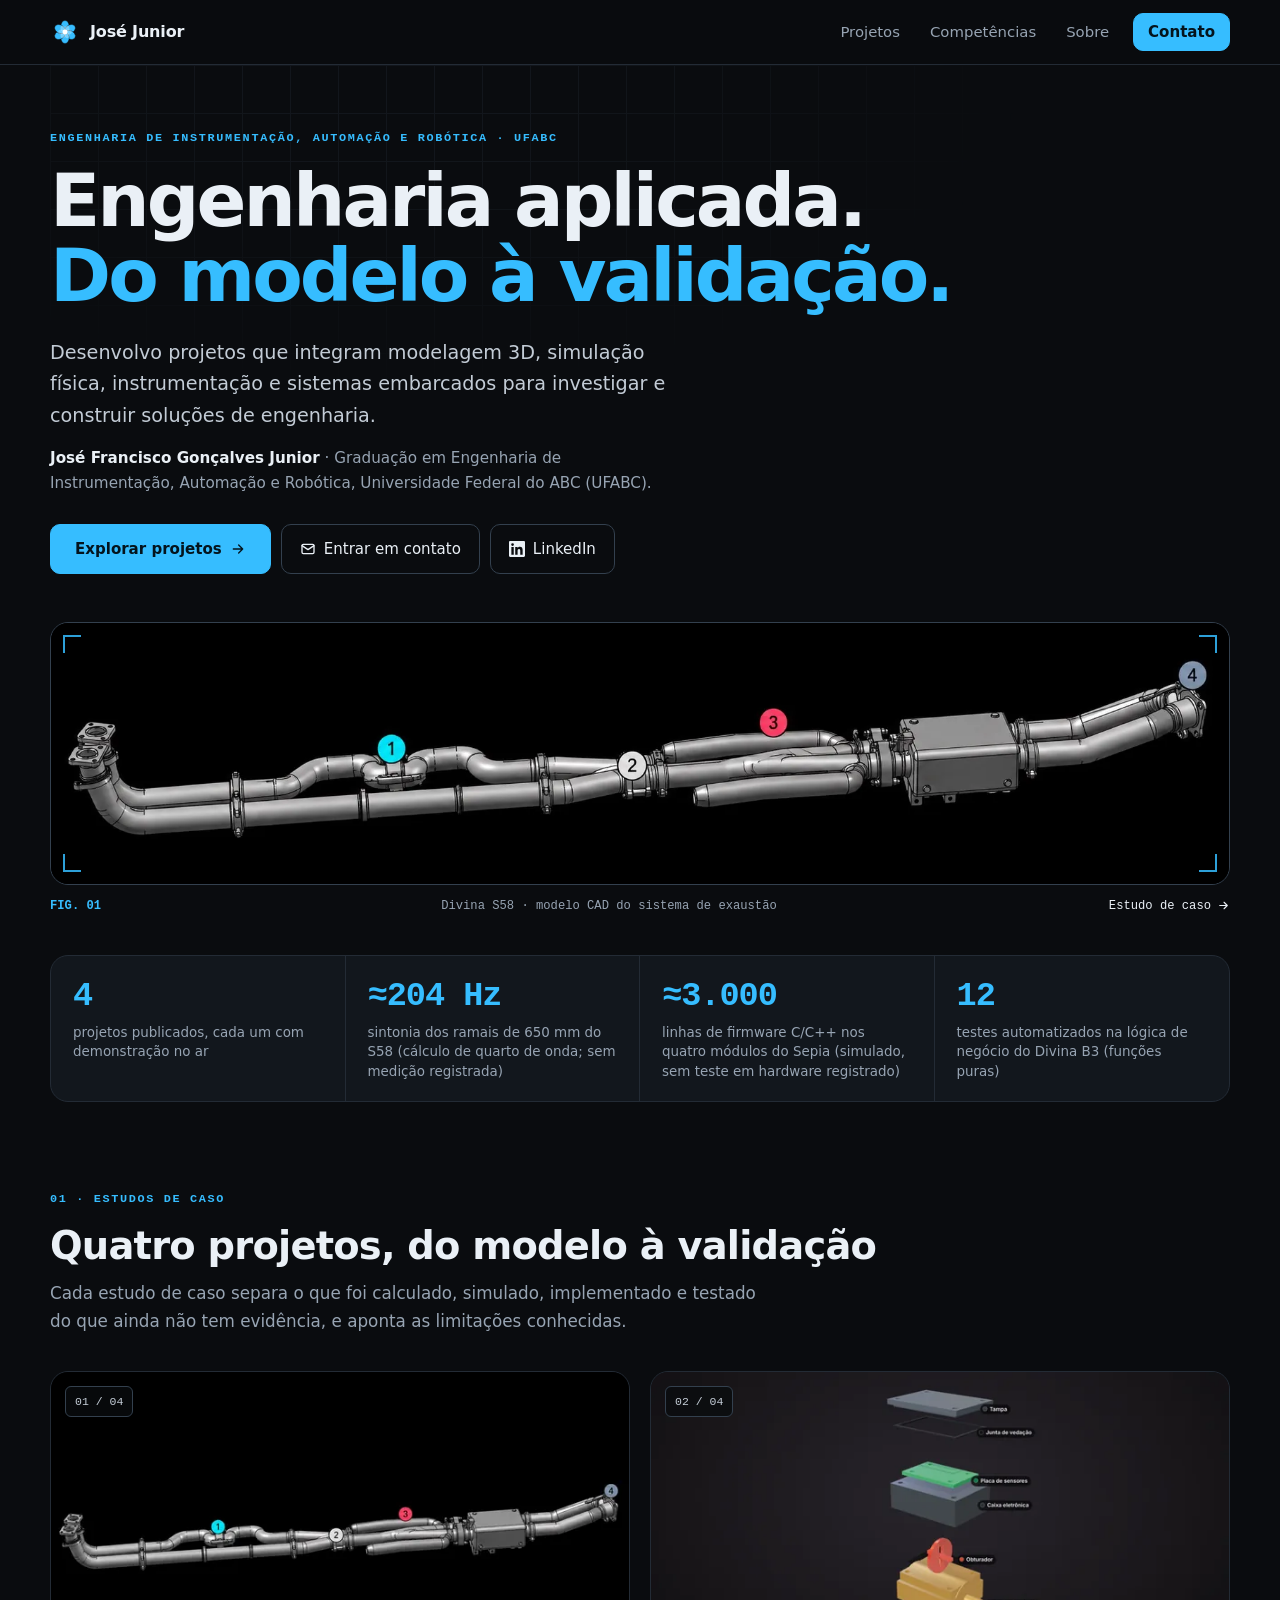
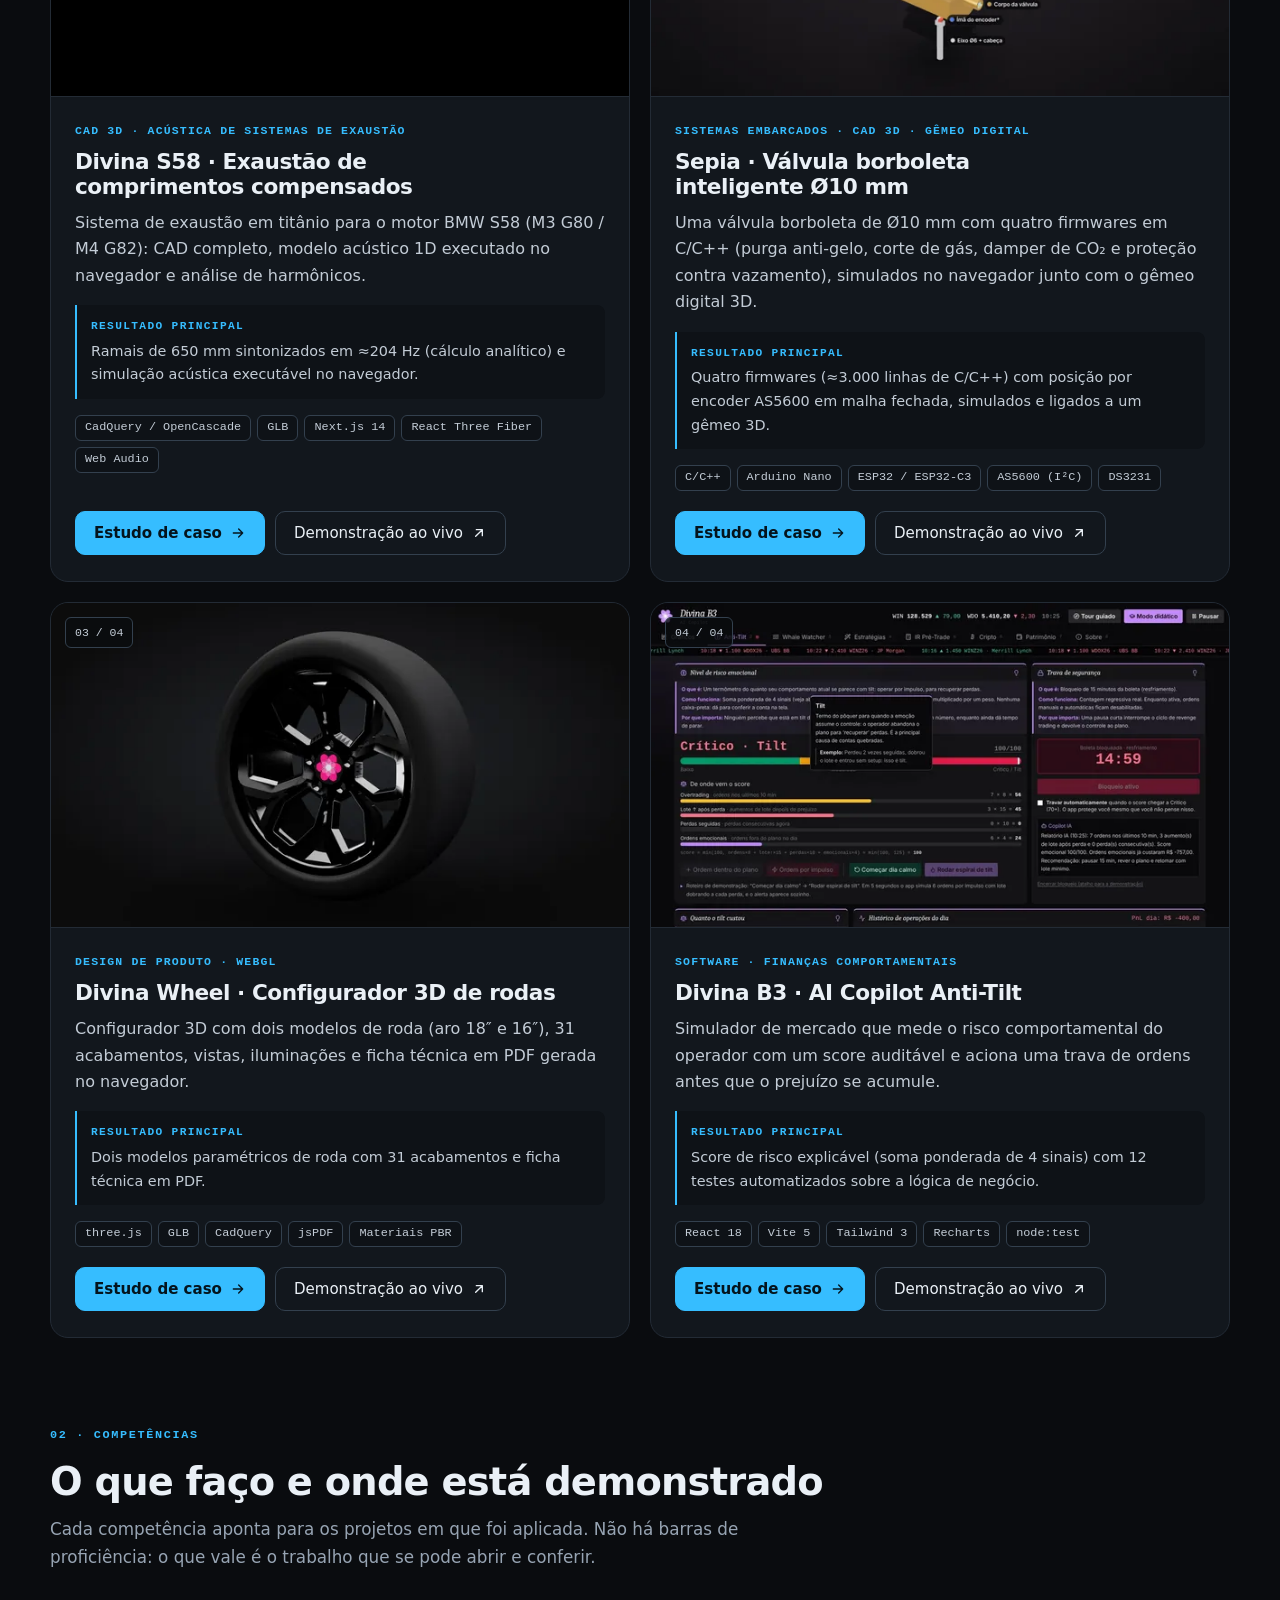
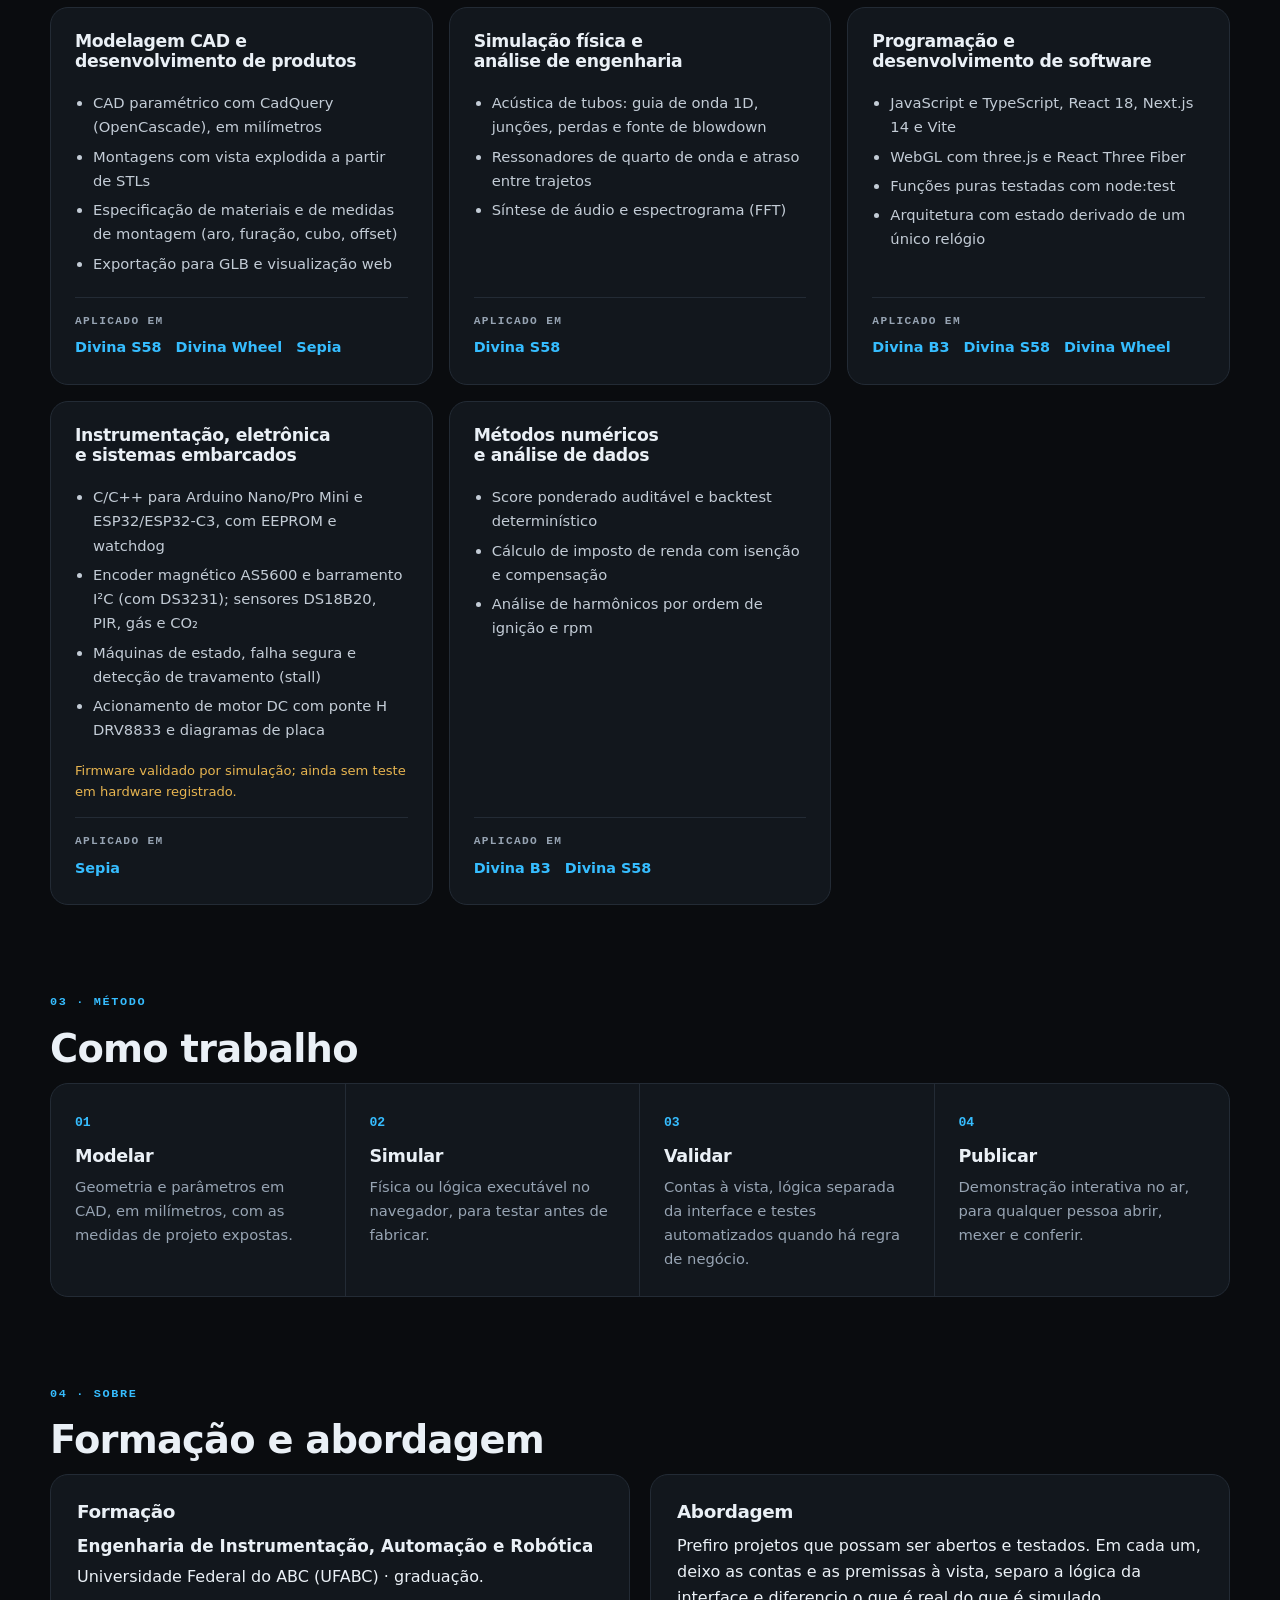
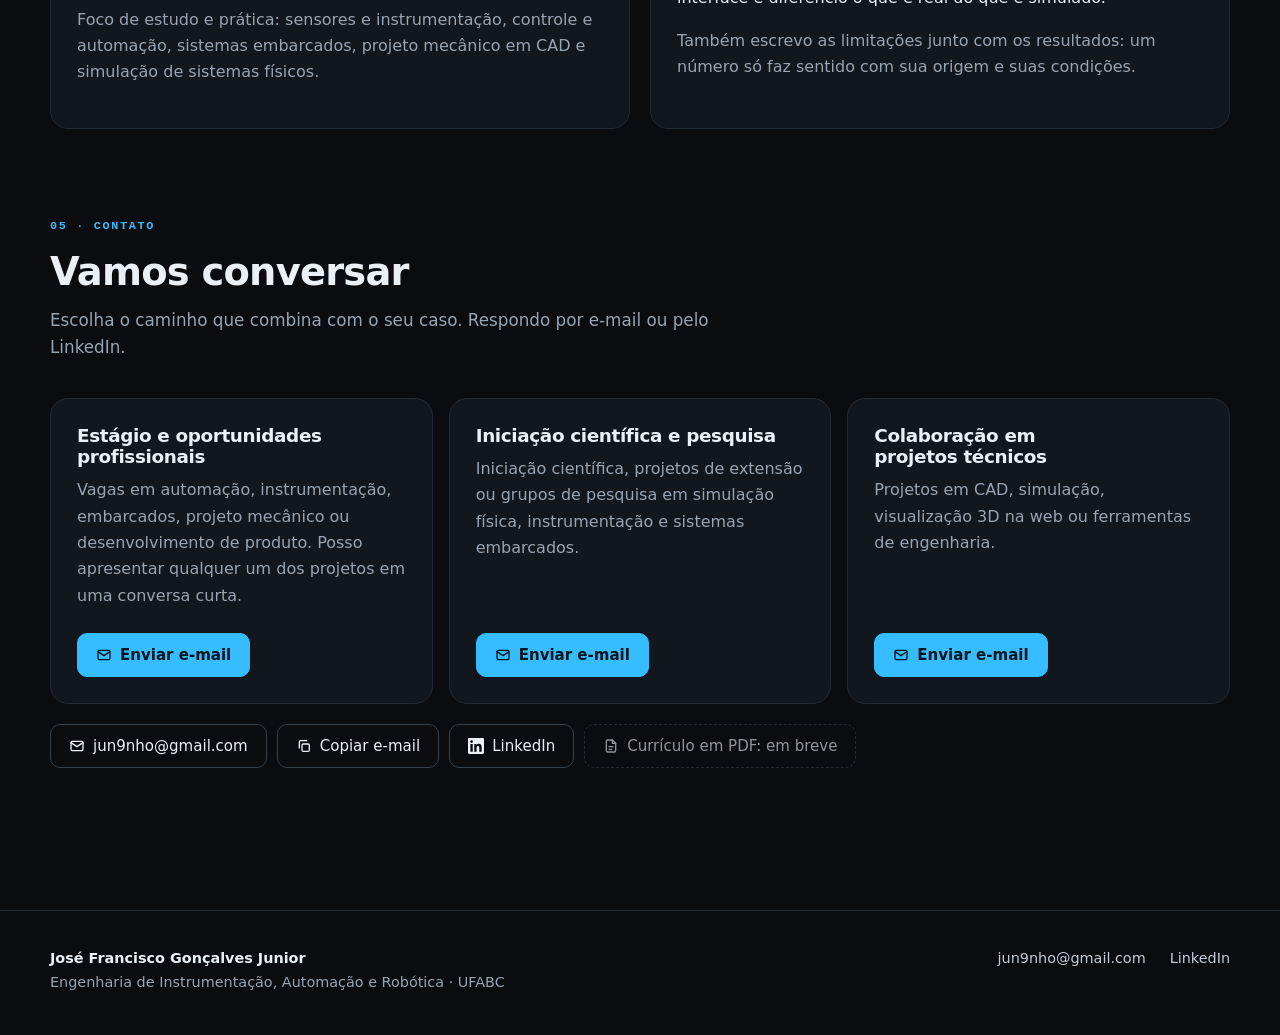
<file: index.html>
<!doctype html>
<html lang="pt-BR">
<head>
<meta charset="utf-8">
<meta name="viewport" content="width=device-width, initial-scale=1, viewport-fit=cover">
<title>José Junior · Engenharia aplicada: CAD 3D, simulação e sistemas embarcados</title>
<meta name="description" content="Portfólio de José Francisco Gonçalves Junior, estudante de Engenharia de Instrumentação, Automação e Robótica na UFABC. Quatro estudos de caso com CAD 3D, simulação física, firmware embarcado e software.">
<link rel="canonical" href="https://jjrportifolio.vercel.app/">
<meta name="theme-color" content="#0a0c0f">
<meta property="og:type" content="website">
<meta property="og:locale" content="pt_BR">
<meta property="og:site_name" content="José Francisco Gonçalves Junior">
<meta property="og:title" content="José Junior · Engenharia aplicada: CAD 3D, simulação e sistemas embarcados">
<meta property="og:description" content="Portfólio de José Francisco Gonçalves Junior, estudante de Engenharia de Instrumentação, Automação e Robótica na UFABC. Quatro estudos de caso com CAD 3D, simulação física, firmware embarcado e software.">
<meta property="og:url" content="https://jjrportifolio.vercel.app/">
<meta property="og:image" content="https://jjrportifolio.vercel.app/img/og.jpg">
<meta name="twitter:card" content="summary_large_image">
<link rel="icon" type="image/svg+xml" href="favicon.svg">
<link rel="stylesheet" href="css/styles.css">
<script>document.documentElement.classList.add('js')</script>
<script type="application/ld+json">{"@context":"https://schema.org","@type":"Person","name":"José Francisco Gonçalves Junior","url":"https://jjrportifolio.vercel.app","sameAs":["https://www.linkedin.com/in/jfgonjr"],"description":"Estudante de Engenharia de Instrumentação, Automação e Robótica na UFABC. Projetos de CAD 3D, simulação física, sistemas embarcados e software.","knowsAbout":["CAD 3D","Simulação física","Sistemas embarcados","Instrumentação","Automação","WebGL"]}</script>
</head>
<body>
<a class="skip" href="#conteudo">Ir para o conteúdo</a>
<header class="top">
  <div class="wrap bar">
    <a class="brand" href="./" aria-label="José Junior, página inicial"><svg class="flor" viewBox="0 0 64 64" aria-hidden="true" focusable="false"><path class="pt" d="M32 33C23 29 20 17 27 9.5C29.5 7 34.5 7 37 9.5C44 17 41 29 32 33Z" transform="rotate(0 32 32)"/><path class="pt" d="M32 33C23 29 20 17 27 9.5C29.5 7 34.5 7 37 9.5C44 17 41 29 32 33Z" transform="rotate(60 32 32)"/><path class="pt" d="M32 33C23 29 20 17 27 9.5C29.5 7 34.5 7 37 9.5C44 17 41 29 32 33Z" transform="rotate(120 32 32)"/><path class="pt" d="M32 33C23 29 20 17 27 9.5C29.5 7 34.5 7 37 9.5C44 17 41 29 32 33Z" transform="rotate(180 32 32)"/><path class="pt" d="M32 33C23 29 20 17 27 9.5C29.5 7 34.5 7 37 9.5C44 17 41 29 32 33Z" transform="rotate(240 32 32)"/><path class="pt" d="M32 33C23 29 20 17 27 9.5C29.5 7 34.5 7 37 9.5C44 17 41 29 32 33Z" transform="rotate(300 32 32)"/><g class="in"><path class="pt" d="M32 33C23 29 20 17 27 9.5C29.5 7 34.5 7 37 9.5C44 17 41 29 32 33Z" transform="rotate(30 32 32) translate(32 32) scale(.6) translate(-32 -32)"/><path class="pt" d="M32 33C23 29 20 17 27 9.5C29.5 7 34.5 7 37 9.5C44 17 41 29 32 33Z" transform="rotate(90 32 32) translate(32 32) scale(.6) translate(-32 -32)"/><path class="pt" d="M32 33C23 29 20 17 27 9.5C29.5 7 34.5 7 37 9.5C44 17 41 29 32 33Z" transform="rotate(150 32 32) translate(32 32) scale(.6) translate(-32 -32)"/><path class="pt" d="M32 33C23 29 20 17 27 9.5C29.5 7 34.5 7 37 9.5C44 17 41 29 32 33Z" transform="rotate(210 32 32) translate(32 32) scale(.6) translate(-32 -32)"/><path class="pt" d="M32 33C23 29 20 17 27 9.5C29.5 7 34.5 7 37 9.5C44 17 41 29 32 33Z" transform="rotate(270 32 32) translate(32 32) scale(.6) translate(-32 -32)"/><path class="pt" d="M32 33C23 29 20 17 27 9.5C29.5 7 34.5 7 37 9.5C44 17 41 29 32 33Z" transform="rotate(330 32 32) translate(32 32) scale(.6) translate(-32 -32)"/></g><circle class="ct" cx="32" cy="32" r="5.2"/></svg><span>José Junior</span></a>
    <button class="menu-btn" type="button" aria-expanded="false" aria-controls="menu" aria-label="Abrir menu"><svg viewBox="0 0 24 24" fill="none" stroke="currentColor" stroke-width="2" stroke-linecap="round" aria-hidden="true"><path d="M4 7h16M4 12h16M4 17h16"/></svg></button>
    <nav id="menu" class="nav" aria-label="Principal">
      <a href="#projetos">Projetos</a>
      <a href="#competencias">Competências</a>
      <a href="#sobre">Sobre</a>
      <a class="btn sm primary" href="#contato">Contato</a>
    </nav>
  </div>
</header>
<main id="conteudo">
<section class="hero wrap" aria-labelledby="h1">
  <div class="hero-copy">
    <p class="eyebrow mono">Engenharia de Instrumentação, Automação e Robótica · UFABC</p>
    <h1 id="h1">Engenharia aplicada.<br><span class="acc">Do modelo à validação.</span></h1>
    <p class="sub">Desenvolvo projetos que integram modelagem 3D, simulação física, instrumentação e sistemas embarcados para investigar e construir soluções de engenharia.</p>
    <p class="who"><strong>José Francisco Gonçalves Junior</strong> · Graduação em Engenharia de Instrumentação, Automação e Robótica, Universidade Federal do ABC (UFABC).</p>
    <div class="actions">
      <a class="btn primary lg" href="#projetos">Explorar projetos <svg viewBox="0 0 24 24" fill="none" stroke="currentColor" stroke-width="2" stroke-linecap="round" stroke-linejoin="round" aria-hidden="true"><path d="M5 12h14M13 6l6 6-6 6"/></svg></a>
      <a class="btn" href="#contato"><svg viewBox="0 0 24 24" fill="none" stroke="currentColor" stroke-width="2" stroke-linecap="round" stroke-linejoin="round" aria-hidden="true"><rect x="3" y="5" width="18" height="14" rx="2"/><path d="m3 7 9 6 9-6"/></svg> Entrar em contato</a>
      <a class="btn" href="https://www.linkedin.com/in/jfgonjr" target="_blank" rel="noopener noreferrer"><svg viewBox="0 0 24 24" fill="currentColor" aria-hidden="true"><path d="M20.45 20.45h-3.56v-5.57c0-1.33-.03-3.04-1.85-3.04-1.86 0-2.14 1.45-2.14 2.95v5.66H9.35V9h3.42v1.56h.05c.48-.9 1.64-1.85 3.37-1.85 3.6 0 4.27 2.37 4.27 5.46v6.28zM5.34 7.43a2.06 2.06 0 1 1 0-4.12 2.06 2.06 0 0 1 0 4.12zM7.12 20.45H3.56V9h3.56v11.45zM22.22 0H1.77C.79 0 0 .77 0 1.73v20.54C0 23.23.79 24 1.77 24h20.45c.98 0 1.78-.77 1.78-1.73V1.73C24 .77 23.2 0 22.22 0z"/></svg> LinkedIn<span class="sr"> (abre em nova aba)</span></a>
    </div>
  </div>
  <figure class="stage">
    <a class="stage-link" href="projetos/divina-s58" aria-label="Abrir o estudo de caso Divina S58">
      <span class="tick tl" aria-hidden="true"></span><span class="tick tr" aria-hidden="true"></span><span class="tick bl" aria-hidden="true"></span><span class="tick br" aria-hidden="true"></span>
      <img src="img/hero-s58-1672.webp" srcset="img/hero-s58-800.webp 800w, img/hero-s58-1672.webp 1672w" sizes="(min-width: 1180px) 1180px, 100vw" width="1672" height="370" alt="Modelo CAD do sistema de exaustão do BMW S58 em vista 3/4, com quatro pontos de interesse numerados de 1 a 4 ao longo da linha." fetchpriority="high" decoding="async">
    </a>
    <figcaption class="mono"><span>FIG. 01</span> Divina S58 · modelo CAD do sistema de exaustão <a href="projetos/divina-s58">Estudo de caso <svg viewBox="0 0 24 24" fill="none" stroke="currentColor" stroke-width="2" stroke-linecap="round" stroke-linejoin="round" aria-hidden="true"><path d="M5 12h14M13 6l6 6-6 6"/></svg></a></figcaption>
  </figure>
  <dl class="facts" aria-label="O portfólio em números, com contexto">
    <div class="fact"><dt class="mono">4</dt><dd>projetos publicados, cada um com demonstração no ar</dd></div>
    <div class="fact"><dt class="mono">≈204 Hz</dt><dd>sintonia dos ramais de 650 mm do S58 (cálculo de quarto de onda; sem medição registrada)</dd></div>
    <div class="fact"><dt class="mono">≈3.000</dt><dd>linhas de firmware C/C++ nos quatro módulos do Sepia (simulado, sem teste em hardware registrado)</dd></div>
    <div class="fact"><dt class="mono">12</dt><dd>testes automatizados na lógica de negócio do Divina B3 (funções puras)</dd></div>
  </dl>
</section>

<section id="projetos" class="sec wrap" aria-labelledby="t-proj">
  <p class="eyebrow mono">01 · Estudos de caso</p>
  <h2 id="t-proj">Quatro projetos, do modelo à validação</h2>
  <p class="lead">Cada estudo de caso separa o que foi calculado, simulado, implementado e testado do que ainda não tem evidência, e aponta as limitações conhecidas.</p>
  <div class="grid2">
<article class="card proj rv" id="divina-s58-card">
  <a class="media" href="projetos/divina-s58" tabindex="-1" aria-hidden="true"><img src="img/divina-s58-1280.webp" srcset="img/divina-s58-640.webp 640w, img/divina-s58-1280.webp 1280w" sizes="(min-width: 900px) 560px, 100vw" width="1280" height="720" alt="Modelo CAD do sistema de exaustão do BMW S58 em vista 3/4, com quatro pontos de interesse numerados de 1 a 4 ao longo da linha." loading="lazy" decoding="async"><span class="idx mono">01 / 04</span></a>
  <div class="body">
    <p class="kicker mono">CAD 3D · Acústica de sistemas de exaustão</p>
    <h3><a href="projetos/divina-s58">Divina S58 · Exaustão de comprimentos compensados</a></h3>
    <p class="res">Sistema de exaustão em titânio para o motor BMW S58 (M3 G80 / M4 G82): CAD completo, modelo acústico 1D executado no navegador e análise de harmônicos.</p>
    <p class="main-result"><span class="mono lbl">Resultado principal</span>Ramais de 650 mm sintonizados em ≈204 Hz (cálculo analítico) e simulação acústica executável no navegador.</p>
    <ul class="tags" aria-label="Tecnologias"><li>CadQuery / OpenCascade</li><li>GLB</li><li>Next.js 14</li><li>React Three Fiber</li><li>Web Audio</li></ul>
    <div class="actions">
      <a class="btn primary" href="projetos/divina-s58">Estudo de caso <svg viewBox="0 0 24 24" fill="none" stroke="currentColor" stroke-width="2" stroke-linecap="round" stroke-linejoin="round" aria-hidden="true"><path d="M5 12h14M13 6l6 6-6 6"/></svg></a>
      <a class="btn" href="https://divinaperfomances58.vercel.app/" target="_blank" rel="noopener noreferrer">Demonstração ao vivo <svg viewBox="0 0 24 24" fill="none" stroke="currentColor" stroke-width="2" stroke-linecap="round" stroke-linejoin="round" aria-hidden="true"><path d="M7 17 17 7M8 7h9v9"/></svg><span class="sr"> (abre em nova aba)</span></a>
    </div>
  </div>
</article>
<article class="card proj rv" id="sepia-card">
  <a class="media" href="projetos/sepia" tabindex="-1" aria-hidden="true"><img src="img/sepia-1280.webp" srcset="img/sepia-640.webp 640w, img/sepia-1280.webp 1280w" sizes="(min-width: 900px) 560px, 100vw" width="1280" height="720" alt="Vista explodida da válvula Sepia no gêmeo digital: tampa, junta, placa de sensores verde, caixa eletrônica, ímã do encoder, obturador vermelho, corpo da válvula em latão e eixo Ø6, cada um com rótulo." loading="lazy" decoding="async"><span class="idx mono">02 / 04</span></a>
  <div class="body">
    <p class="kicker mono">Sistemas embarcados · CAD 3D · Gêmeo digital</p>
    <h3><a href="projetos/sepia">Sepia · Válvula borboleta inteligente Ø10 mm</a></h3>
    <p class="res">Uma válvula borboleta de Ø10 mm com quatro firmwares em C/C++ (purga anti-gelo, corte de gás, damper de CO₂ e proteção contra vazamento), simulados no navegador junto com o gêmeo digital 3D.</p>
    <p class="main-result"><span class="mono lbl">Resultado principal</span>Quatro firmwares (≈3.000 linhas de C/C++) com posição por encoder AS5600 em malha fechada, simulados e ligados a um gêmeo 3D.</p>
    <ul class="tags" aria-label="Tecnologias"><li>C/C++</li><li>Arduino Nano</li><li>ESP32 / ESP32-C3</li><li>AS5600 (I²C)</li><li>DS3231</li></ul>
    <div class="actions">
      <a class="btn primary" href="projetos/sepia">Estudo de caso <svg viewBox="0 0 24 24" fill="none" stroke="currentColor" stroke-width="2" stroke-linecap="round" stroke-linejoin="round" aria-hidden="true"><path d="M5 12h14M13 6l6 6-6 6"/></svg></a>
      <a class="btn" href="https://teste5-phi.vercel.app/" target="_blank" rel="noopener noreferrer">Demonstração ao vivo <svg viewBox="0 0 24 24" fill="none" stroke="currentColor" stroke-width="2" stroke-linecap="round" stroke-linejoin="round" aria-hidden="true"><path d="M7 17 17 7M8 7h9v9"/></svg><span class="sr"> (abre em nova aba)</span></a>
    </div>
  </div>
</article>
<article class="card proj rv" id="divina-wheel-card">
  <a class="media" href="projetos/divina-wheel" tabindex="-1" aria-hidden="true"><img src="img/divina-wheel-1280.webp" srcset="img/divina-wheel-640.webp 640w, img/divina-wheel-1280.webp 1280w" sizes="(min-width: 900px) 560px, 100vw" width="1280" height="720" alt="Render da roda preta de raios hexagonais com pneu, vista 3/4, com o emblema floral rosa no cubo central." loading="lazy" decoding="async"><span class="idx mono">03 / 04</span></a>
  <div class="body">
    <p class="kicker mono">Design de produto · WebGL</p>
    <h3><a href="projetos/divina-wheel">Divina Wheel · Configurador 3D de rodas</a></h3>
    <p class="res">Configurador 3D com dois modelos de roda (aro 18″ e 16″), 31 acabamentos, vistas, iluminações e ficha técnica em PDF gerada no navegador.</p>
    <p class="main-result"><span class="mono lbl">Resultado principal</span>Dois modelos paramétricos de roda com 31 acabamentos e ficha técnica em PDF.</p>
    <ul class="tags" aria-label="Tecnologias"><li>three.js</li><li>GLB</li><li>CadQuery</li><li>jsPDF</li><li>Materiais PBR</li></ul>
    <div class="actions">
      <a class="btn primary" href="projetos/divina-wheel">Estudo de caso <svg viewBox="0 0 24 24" fill="none" stroke="currentColor" stroke-width="2" stroke-linecap="round" stroke-linejoin="round" aria-hidden="true"><path d="M5 12h14M13 6l6 6-6 6"/></svg></a>
      <a class="btn" href="https://divinawheel.vercel.app/" target="_blank" rel="noopener noreferrer">Demonstração ao vivo <svg viewBox="0 0 24 24" fill="none" stroke="currentColor" stroke-width="2" stroke-linecap="round" stroke-linejoin="round" aria-hidden="true"><path d="M7 17 17 7M8 7h9v9"/></svg><span class="sr"> (abre em nova aba)</span></a>
    </div>
  </div>
</article>
<article class="card proj rv" id="divina-b3-card">
  <a class="media" href="projetos/divina-b3" tabindex="-1" aria-hidden="true"><img src="img/divina-b3-1280.webp" srcset="img/divina-b3-640.webp 640w, img/divina-b3-1280.webp 1280w" sizes="(min-width: 900px) 560px, 100vw" width="1280" height="720" alt="Painel Anti-Tilt do Divina B3: nível de risco emocional 100/100 (Crítico), score decomposto em quatro sinais e trava de segurança com contagem regressiva." loading="lazy" decoding="async"><span class="idx mono">04 / 04</span></a>
  <div class="body">
    <p class="kicker mono">Software · Finanças comportamentais</p>
    <h3><a href="projetos/divina-b3">Divina B3 · AI Copilot Anti-Tilt</a></h3>
    <p class="res">Simulador de mercado que mede o risco comportamental do operador com um score auditável e aciona uma trava de ordens antes que o prejuízo se acumule.</p>
    <p class="main-result"><span class="mono lbl">Resultado principal</span>Score de risco explicável (soma ponderada de 4 sinais) com 12 testes automatizados sobre a lógica de negócio.</p>
    <ul class="tags" aria-label="Tecnologias"><li>React 18</li><li>Vite 5</li><li>Tailwind 3</li><li>Recharts</li><li>node:test</li></ul>
    <div class="actions">
      <a class="btn primary" href="projetos/divina-b3">Estudo de caso <svg viewBox="0 0 24 24" fill="none" stroke="currentColor" stroke-width="2" stroke-linecap="round" stroke-linejoin="round" aria-hidden="true"><path d="M5 12h14M13 6l6 6-6 6"/></svg></a>
      <a class="btn" href="https://divinab3.vercel.app/" target="_blank" rel="noopener noreferrer">Demonstração ao vivo <svg viewBox="0 0 24 24" fill="none" stroke="currentColor" stroke-width="2" stroke-linecap="round" stroke-linejoin="round" aria-hidden="true"><path d="M7 17 17 7M8 7h9v9"/></svg><span class="sr"> (abre em nova aba)</span></a>
    </div>
  </div>
</article>
  </div>
</section>

<section id="competencias" class="sec wrap" aria-labelledby="t-comp">
  <p class="eyebrow mono">02 · Competências</p>
  <h2 id="t-comp">O que faço e onde está demonstrado</h2>
  <p class="lead">Cada competência aponta para os projetos em que foi aplicada. Não há barras de proficiência: o que vale é o trabalho que se pode abrir e conferir.</p>
  <div class="grid3">
    <div class="card comp rv">
      <h3>Modelagem CAD e desenvolvimento de produtos</h3>
      <ul><li>CAD paramétrico com CadQuery (OpenCascade), em milímetros</li><li>Montagens com vista explodida a partir de STLs</li><li>Especificação de materiais e de medidas de montagem (aro, furação, cubo, offset)</li><li>Exportação para GLB e visualização web</li></ul>
      
      <p class="where"><span class="mono lbl">Aplicado em</span><a href="projetos/divina-s58">Divina S58</a><a href="projetos/divina-wheel">Divina Wheel</a><a href="projetos/sepia">Sepia</a></p>
    </div>
    <div class="card comp rv">
      <h3>Simulação física e análise de engenharia</h3>
      <ul><li>Acústica de tubos: guia de onda 1D, junções, perdas e fonte de blowdown</li><li>Ressonadores de quarto de onda e atraso entre trajetos</li><li>Síntese de áudio e espectrograma (FFT)</li></ul>
      
      <p class="where"><span class="mono lbl">Aplicado em</span><a href="projetos/divina-s58">Divina S58</a></p>
    </div>
    <div class="card comp rv">
      <h3>Programação e desenvolvimento de software</h3>
      <ul><li>JavaScript e TypeScript, React 18, Next.js 14 e Vite</li><li>WebGL com three.js e React Three Fiber</li><li>Funções puras testadas com node:test</li><li>Arquitetura com estado derivado de um único relógio</li></ul>
      
      <p class="where"><span class="mono lbl">Aplicado em</span><a href="projetos/divina-b3">Divina B3</a><a href="projetos/divina-s58">Divina S58</a><a href="projetos/divina-wheel">Divina Wheel</a></p>
    </div>
    <div class="card comp rv">
      <h3>Instrumentação, eletrônica e sistemas embarcados</h3>
      <ul><li>C/C++ para Arduino Nano/Pro Mini e ESP32/ESP32-C3, com EEPROM e watchdog</li><li>Encoder magnético AS5600 e barramento I²C (com DS3231); sensores DS18B20, PIR, gás e CO₂</li><li>Máquinas de estado, falha segura e detecção de travamento (stall)</li><li>Acionamento de motor DC com ponte H DRV8833 e diagramas de placa</li></ul>
      <p class="note">Firmware validado por simulação; ainda sem teste em hardware registrado.</p>
      <p class="where"><span class="mono lbl">Aplicado em</span><a href="projetos/sepia">Sepia</a></p>
    </div>
    <div class="card comp rv">
      <h3>Métodos numéricos e análise de dados</h3>
      <ul><li>Score ponderado auditável e backtest determinístico</li><li>Cálculo de imposto de renda com isenção e compensação</li><li>Análise de harmônicos por ordem de ignição e rpm</li></ul>
      
      <p class="where"><span class="mono lbl">Aplicado em</span><a href="projetos/divina-b3">Divina B3</a><a href="projetos/divina-s58">Divina S58</a></p>
    </div>
  </div>
</section>

<section id="metodo" class="sec wrap" aria-labelledby="t-met">
  <p class="eyebrow mono">03 · Método</p>
  <h2 id="t-met">Como trabalho</h2>
  <ol class="steps">
    <li class="rv"><span class="n mono">01</span><h3>Modelar</h3><p>Geometria e parâmetros em CAD, em milímetros, com as medidas de projeto expostas.</p></li>
    <li class="rv"><span class="n mono">02</span><h3>Simular</h3><p>Física ou lógica executável no navegador, para testar antes de fabricar.</p></li>
    <li class="rv"><span class="n mono">03</span><h3>Validar</h3><p>Contas à vista, lógica separada da interface e testes automatizados quando há regra de negócio.</p></li>
    <li class="rv"><span class="n mono">04</span><h3>Publicar</h3><p>Demonstração interativa no ar, para qualquer pessoa abrir, mexer e conferir.</p></li>
  </ol>
</section>

<section id="sobre" class="sec wrap" aria-labelledby="t-sobre">
  <p class="eyebrow mono">04 · Sobre</p>
  <h2 id="t-sobre">Formação e abordagem</h2>
  <div class="grid2 about">
    <div class="card rv">
      <h3>Formação</h3>
      <p class="strong">Engenharia de Instrumentação, Automação e Robótica</p>
      <p>Universidade Federal do ABC (UFABC) · graduação.</p>
      <p class="mut">Foco de estudo e prática: sensores e instrumentação, controle e automação, sistemas embarcados, projeto mecânico em CAD e simulação de sistemas físicos.</p>
    </div>
    <div class="card rv">
      <h3>Abordagem</h3>
      <p>Prefiro projetos que possam ser abertos e testados. Em cada um, deixo as contas e as premissas à vista, separo a lógica da interface e diferencio o que é real do que é simulado.</p>
      <p class="mut">Também escrevo as limitações junto com os resultados: um número só faz sentido com sua origem e suas condições.</p>
    </div>
  </div>
</section>

<section id="contato" class="sec wrap" aria-labelledby="t-cont">
  <p class="eyebrow mono">05 · Contato</p>
  <h2 id="t-cont">Vamos conversar</h2>
  <p class="lead">Escolha o caminho que combina com o seu caso. Respondo por e-mail ou pelo LinkedIn.</p>
  <div class="grid3">
<div class="card contact rv">
    <h3>Estágio e oportunidades profissionais</h3><p>Vagas em automação, instrumentação, embarcados, projeto mecânico ou desenvolvimento de produto. Posso apresentar qualquer um dos projetos em uma conversa curta.</p>
    <div class="actions"><a class="btn primary" href="mailto:jun9nho@gmail.com?subject=Oportunidade%20de%20est%C3%A1gio%20ou%20vaga"><svg viewBox="0 0 24 24" fill="none" stroke="currentColor" stroke-width="2" stroke-linecap="round" stroke-linejoin="round" aria-hidden="true"><rect x="3" y="5" width="18" height="14" rx="2"/><path d="m3 7 9 6 9-6"/></svg> Enviar e-mail</a></div>
  </div>
<div class="card contact rv">
    <h3>Iniciação científica e pesquisa</h3><p>Iniciação científica, projetos de extensão ou grupos de pesquisa em simulação física, instrumentação e sistemas embarcados.</p>
    <div class="actions"><a class="btn primary" href="mailto:jun9nho@gmail.com?subject=Inicia%C3%A7%C3%A3o%20cient%C3%ADfica%20ou%20pesquisa"><svg viewBox="0 0 24 24" fill="none" stroke="currentColor" stroke-width="2" stroke-linecap="round" stroke-linejoin="round" aria-hidden="true"><rect x="3" y="5" width="18" height="14" rx="2"/><path d="m3 7 9 6 9-6"/></svg> Enviar e-mail</a></div>
  </div>
<div class="card contact rv">
    <h3>Colaboração em projetos técnicos</h3><p>Projetos em CAD, simulação, visualização 3D na web ou ferramentas de engenharia.</p>
    <div class="actions"><a class="btn primary" href="mailto:jun9nho@gmail.com?subject=Colabora%C3%A7%C3%A3o%20em%20projeto%20t%C3%A9cnico"><svg viewBox="0 0 24 24" fill="none" stroke="currentColor" stroke-width="2" stroke-linecap="round" stroke-linejoin="round" aria-hidden="true"><rect x="3" y="5" width="18" height="14" rx="2"/><path d="m3 7 9 6 9-6"/></svg> Enviar e-mail</a></div>
  </div>
  </div>
  <ul class="links-row">
    <li><a class="btn" href="mailto:jun9nho@gmail.com"><svg viewBox="0 0 24 24" fill="none" stroke="currentColor" stroke-width="2" stroke-linecap="round" stroke-linejoin="round" aria-hidden="true"><rect x="3" y="5" width="18" height="14" rx="2"/><path d="m3 7 9 6 9-6"/></svg> jun9nho@gmail.com</a></li>
    <li><button class="btn" type="button" data-copy="jun9nho@gmail.com"><svg viewBox="0 0 24 24" fill="none" stroke="currentColor" stroke-width="2" stroke-linecap="round" stroke-linejoin="round" aria-hidden="true"><rect x="9" y="9" width="11" height="11" rx="2"/><path d="M5 15V6a2 2 0 0 1 2-2h9"/></svg> <span data-copy-label>Copiar e-mail</span></button></li>
    <li><a class="btn" href="https://www.linkedin.com/in/jfgonjr" target="_blank" rel="noopener noreferrer"><svg viewBox="0 0 24 24" fill="currentColor" aria-hidden="true"><path d="M20.45 20.45h-3.56v-5.57c0-1.33-.03-3.04-1.85-3.04-1.86 0-2.14 1.45-2.14 2.95v5.66H9.35V9h3.42v1.56h.05c.48-.9 1.64-1.85 3.37-1.85 3.6 0 4.27 2.37 4.27 5.46v6.28zM5.34 7.43a2.06 2.06 0 1 1 0-4.12 2.06 2.06 0 0 1 0 4.12zM7.12 20.45H3.56V9h3.56v11.45zM22.22 0H1.77C.79 0 0 .77 0 1.73v20.54C0 23.23.79 24 1.77 24h20.45c.98 0 1.78-.77 1.78-1.73V1.73C24 .77 23.2 0 22.22 0z"/></svg> LinkedIn<span class="sr"> (abre em nova aba)</span></a></li>
    <li><span class="btn disabled" aria-disabled="true"><svg viewBox="0 0 24 24" fill="none" stroke="currentColor" stroke-width="2" stroke-linecap="round" stroke-linejoin="round" aria-hidden="true"><path d="M14 3H7a2 2 0 0 0-2 2v14a2 2 0 0 0 2 2h10a2 2 0 0 0 2-2V8z"/><path d="M14 3v5h5M9 13h6M9 17h4"/></svg> Currículo em PDF: em breve</span></li>
  </ul>
  <p class="status mono" role="status" aria-live="polite" data-copy-status></p>
</section>
</main>
<footer class="foot">
  <div class="wrap foot-in">
    <div><strong>José Francisco Gonçalves Junior</strong><br><span class="mut">Engenharia de Instrumentação, Automação e Robótica · UFABC</span></div>
    <ul class="foot-links">
      <li><a href="mailto:jun9nho@gmail.com">jun9nho@gmail.com</a></li>
      <li><a href="https://www.linkedin.com/in/jfgonjr" target="_blank" rel="noopener noreferrer">LinkedIn<span class="sr"> (abre em nova aba)</span></a></li>
    </ul>
  </div>
</footer>
<script src="js/main.js" defer></script>
</body>
</html>
</file>
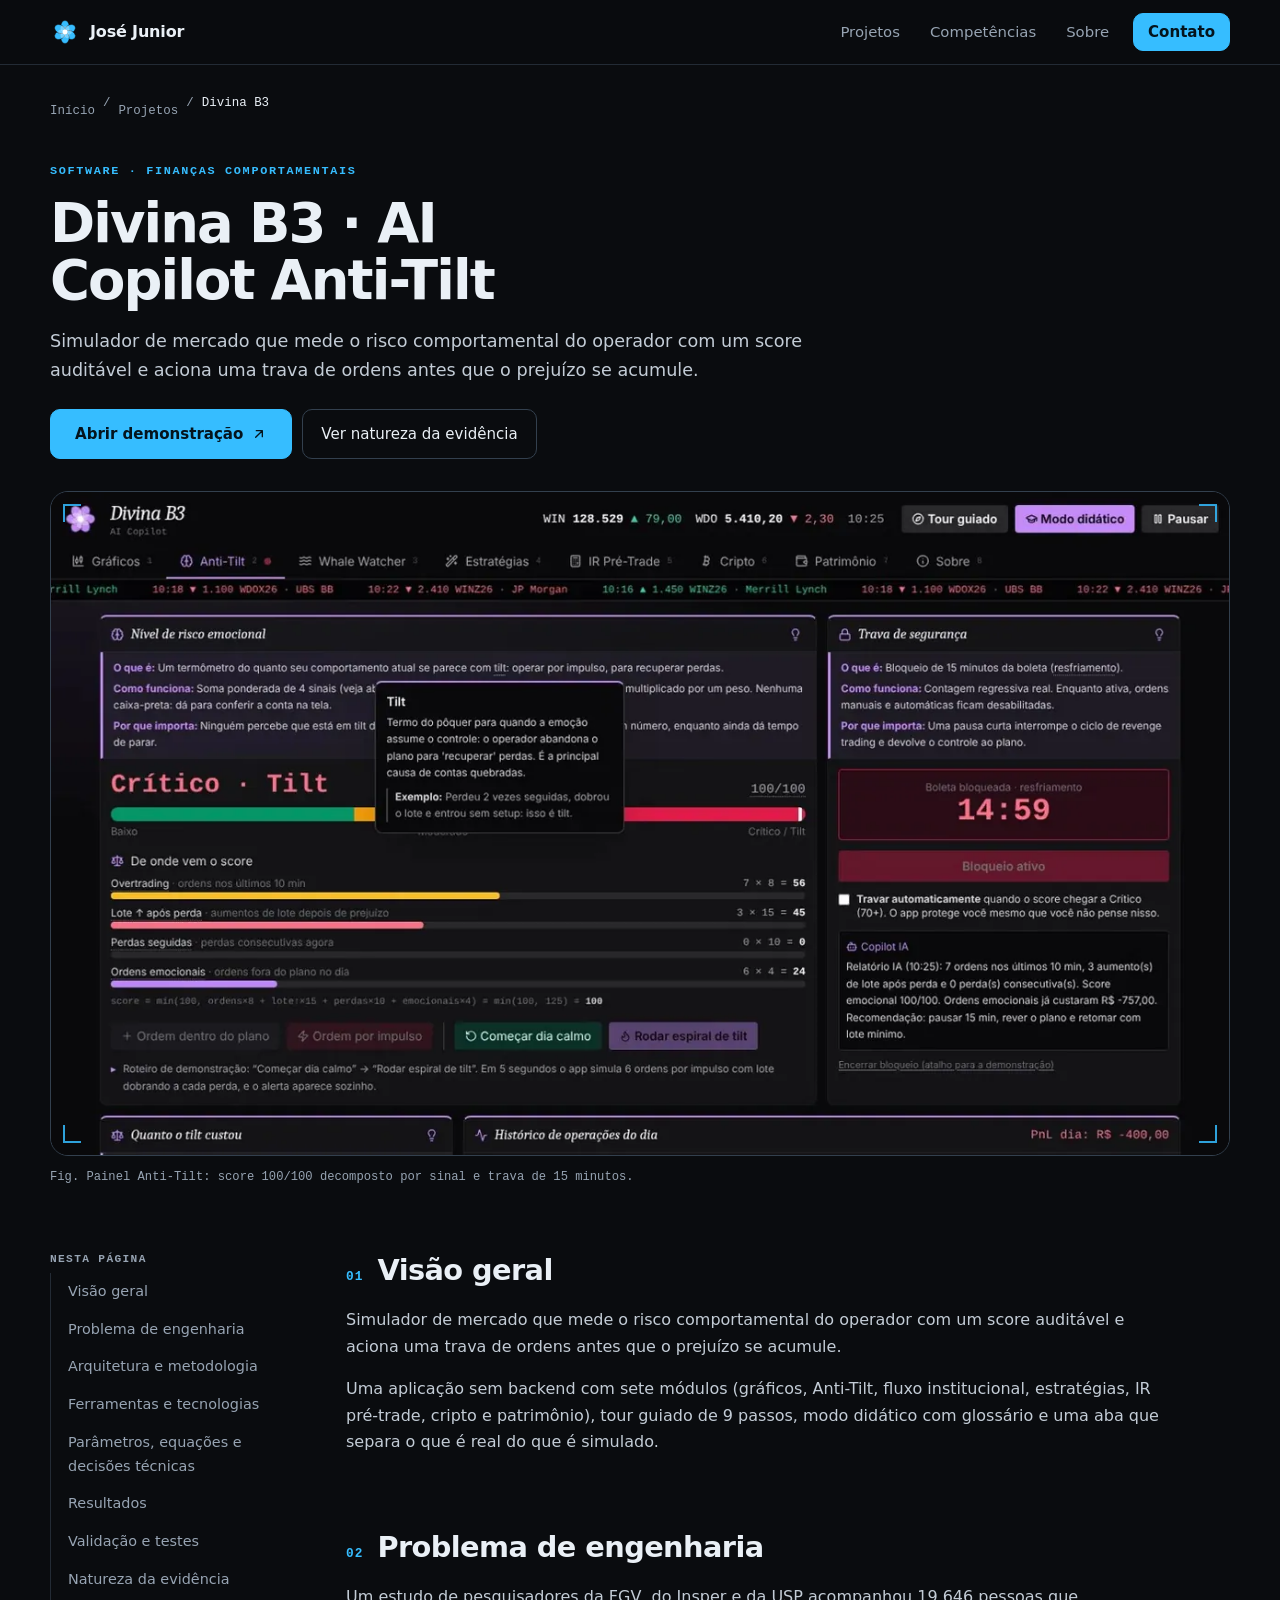
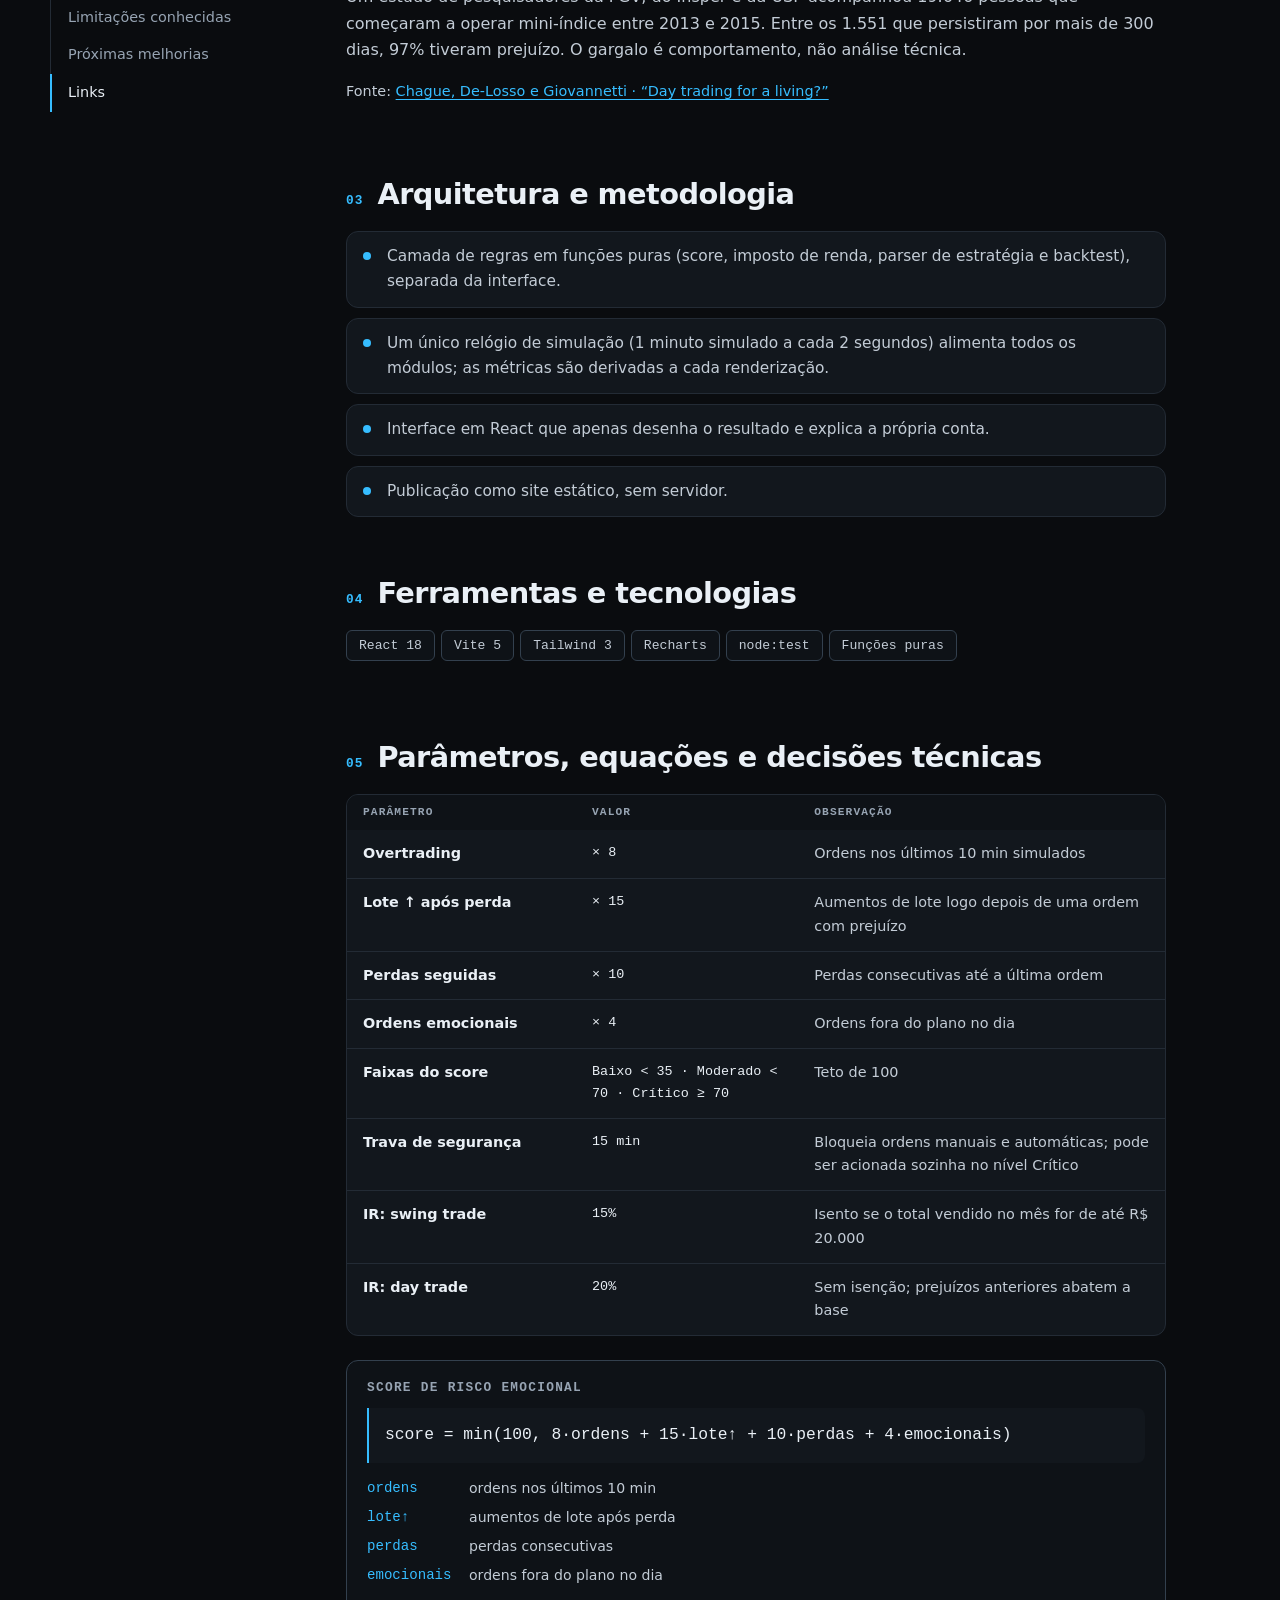
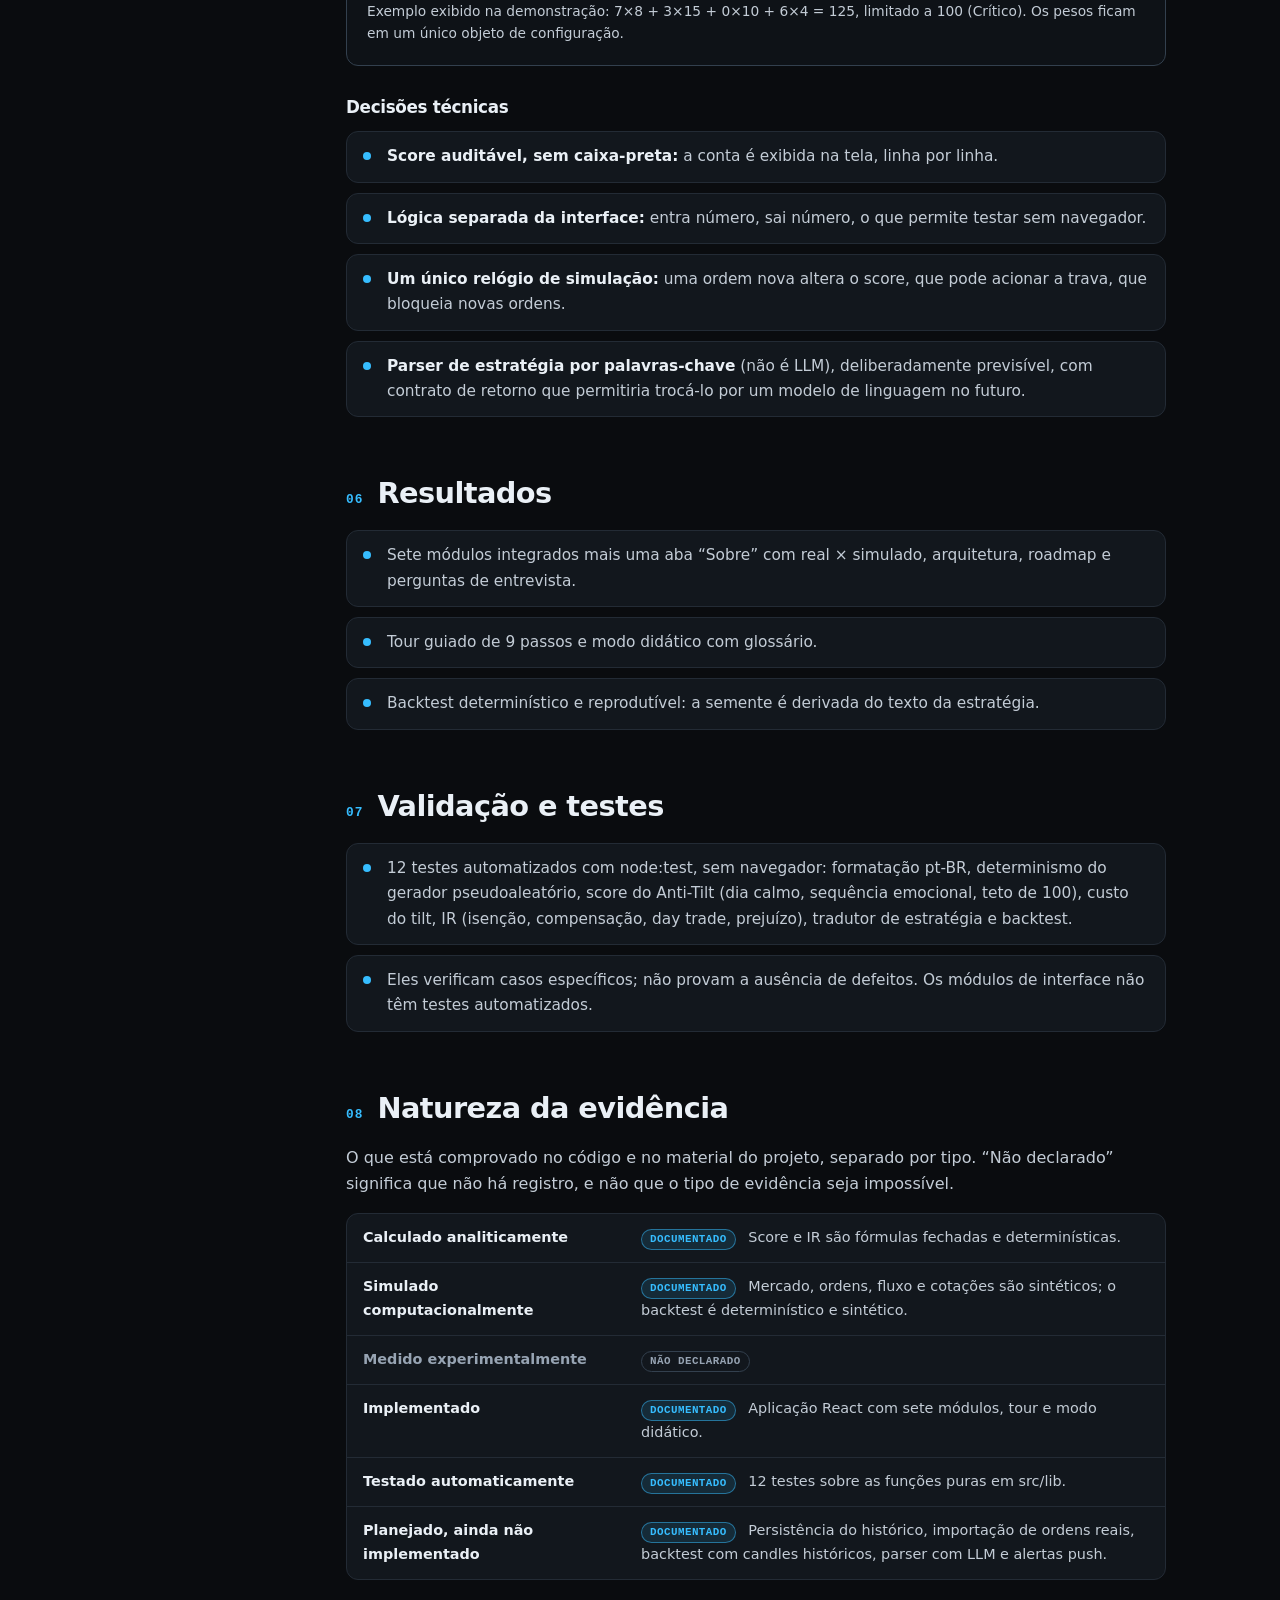
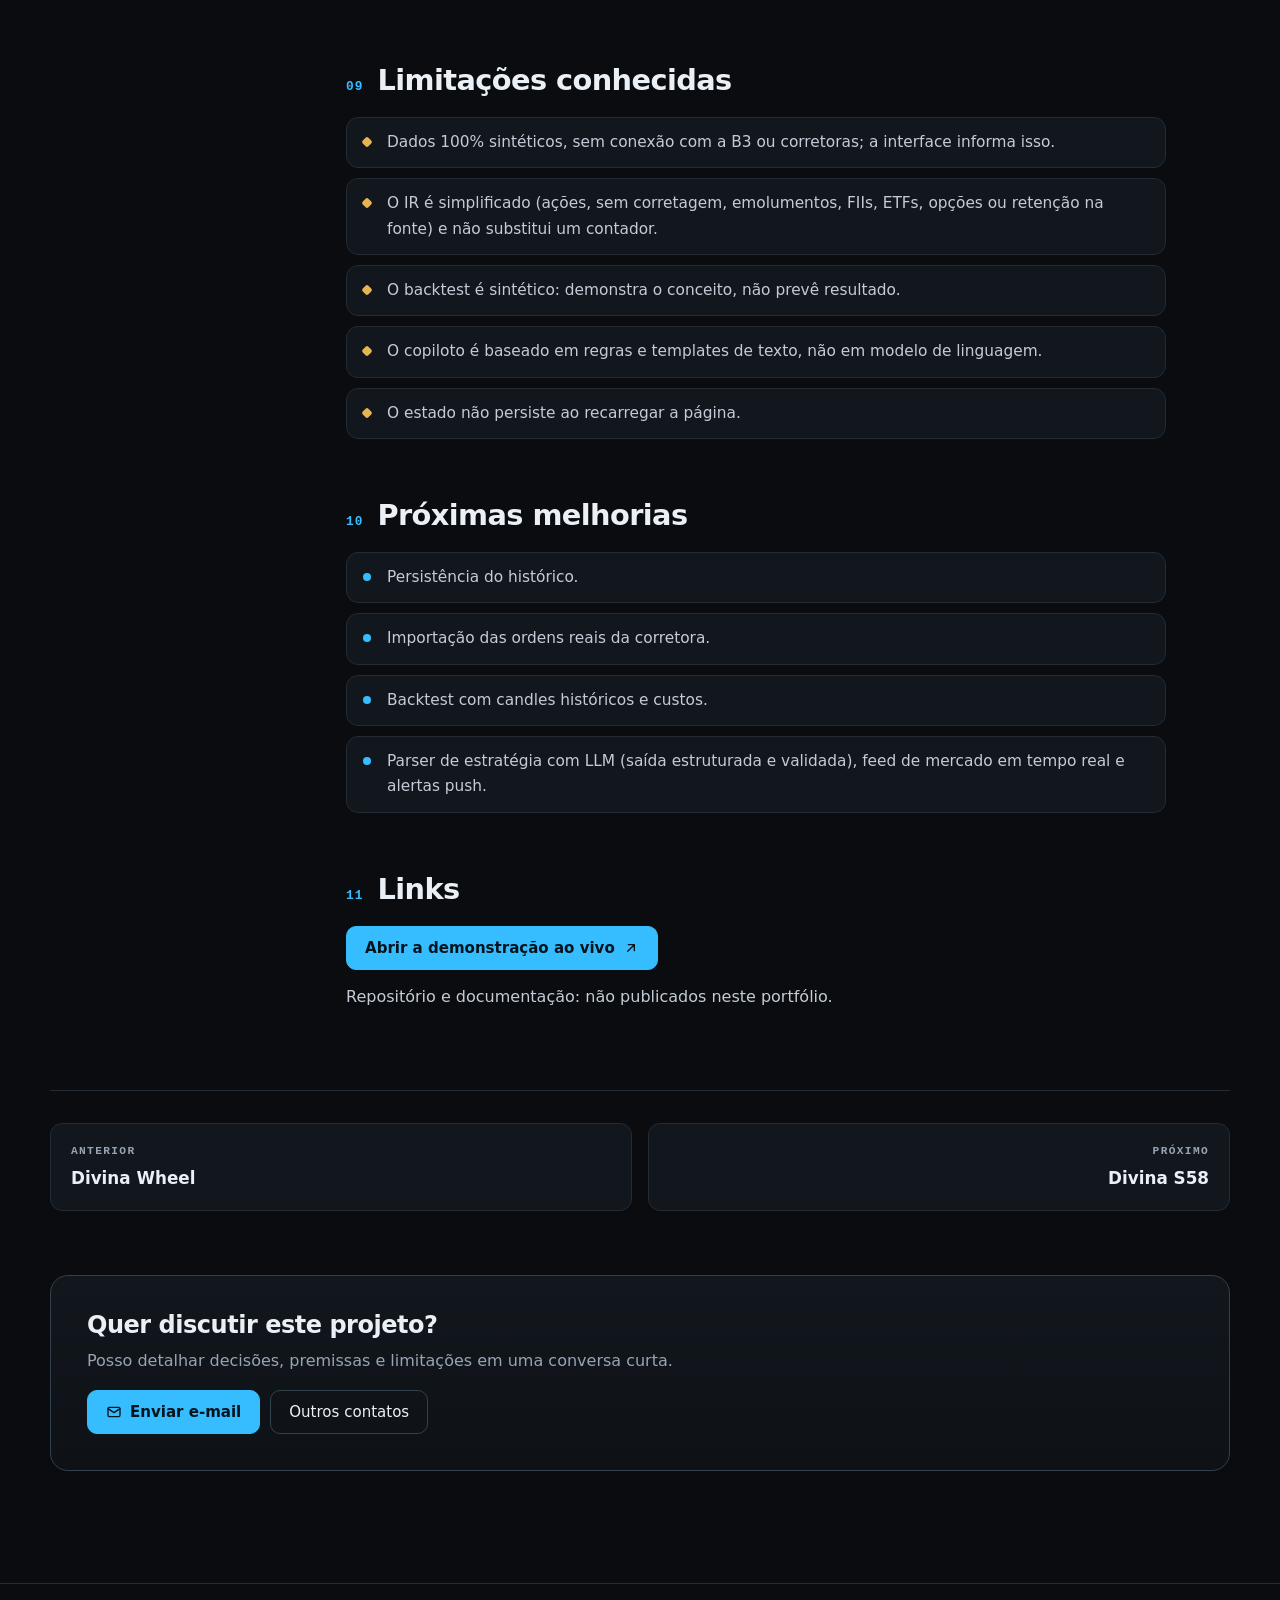
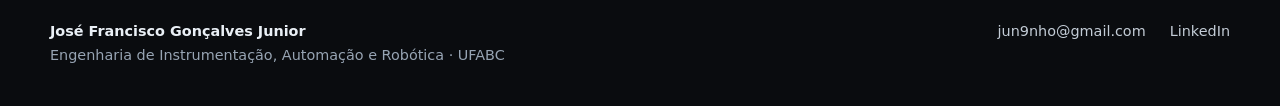
<file: projetos/divina-b3.html>
<!doctype html>
<html lang="pt-BR">
<head>
<meta charset="utf-8">
<meta name="viewport" content="width=device-width, initial-scale=1, viewport-fit=cover">
<title>Divina B3 · AI Copilot Anti-Tilt · Estudo de caso · José Junior</title>
<meta name="description" content="Simulador de mercado que mede o risco comportamental do operador com um score auditável e aciona uma trava de ordens antes que o prejuízo se acumule. Estudo de caso com parâmetros, validação e limitações.">
<link rel="canonical" href="https://jjrportifolio.vercel.app/projetos/divina-b3">
<meta name="theme-color" content="#0a0c0f">
<meta property="og:type" content="website">
<meta property="og:locale" content="pt_BR">
<meta property="og:site_name" content="José Francisco Gonçalves Junior">
<meta property="og:title" content="Divina B3 · AI Copilot Anti-Tilt · Estudo de caso · José Junior">
<meta property="og:description" content="Simulador de mercado que mede o risco comportamental do operador com um score auditável e aciona uma trava de ordens antes que o prejuízo se acumule. Estudo de caso com parâmetros, validação e limitações.">
<meta property="og:url" content="https://jjrportifolio.vercel.app/projetos/divina-b3">
<meta property="og:image" content="https://jjrportifolio.vercel.app/img/divina-b3.jpg">
<meta name="twitter:card" content="summary_large_image">
<link rel="icon" type="image/svg+xml" href="../favicon.svg">
<link rel="stylesheet" href="../css/styles.css">
<script>document.documentElement.classList.add('js')</script>
</head>
<body>
<a class="skip" href="#conteudo">Ir para o conteúdo</a>
<header class="top">
  <div class="wrap bar">
    <a class="brand" href="../" aria-label="José Junior, página inicial"><svg class="flor" viewBox="0 0 64 64" aria-hidden="true" focusable="false"><path class="pt" d="M32 33C23 29 20 17 27 9.5C29.5 7 34.5 7 37 9.5C44 17 41 29 32 33Z" transform="rotate(0 32 32)"/><path class="pt" d="M32 33C23 29 20 17 27 9.5C29.5 7 34.5 7 37 9.5C44 17 41 29 32 33Z" transform="rotate(60 32 32)"/><path class="pt" d="M32 33C23 29 20 17 27 9.5C29.5 7 34.5 7 37 9.5C44 17 41 29 32 33Z" transform="rotate(120 32 32)"/><path class="pt" d="M32 33C23 29 20 17 27 9.5C29.5 7 34.5 7 37 9.5C44 17 41 29 32 33Z" transform="rotate(180 32 32)"/><path class="pt" d="M32 33C23 29 20 17 27 9.5C29.5 7 34.5 7 37 9.5C44 17 41 29 32 33Z" transform="rotate(240 32 32)"/><path class="pt" d="M32 33C23 29 20 17 27 9.5C29.5 7 34.5 7 37 9.5C44 17 41 29 32 33Z" transform="rotate(300 32 32)"/><g class="in"><path class="pt" d="M32 33C23 29 20 17 27 9.5C29.5 7 34.5 7 37 9.5C44 17 41 29 32 33Z" transform="rotate(30 32 32) translate(32 32) scale(.6) translate(-32 -32)"/><path class="pt" d="M32 33C23 29 20 17 27 9.5C29.5 7 34.5 7 37 9.5C44 17 41 29 32 33Z" transform="rotate(90 32 32) translate(32 32) scale(.6) translate(-32 -32)"/><path class="pt" d="M32 33C23 29 20 17 27 9.5C29.5 7 34.5 7 37 9.5C44 17 41 29 32 33Z" transform="rotate(150 32 32) translate(32 32) scale(.6) translate(-32 -32)"/><path class="pt" d="M32 33C23 29 20 17 27 9.5C29.5 7 34.5 7 37 9.5C44 17 41 29 32 33Z" transform="rotate(210 32 32) translate(32 32) scale(.6) translate(-32 -32)"/><path class="pt" d="M32 33C23 29 20 17 27 9.5C29.5 7 34.5 7 37 9.5C44 17 41 29 32 33Z" transform="rotate(270 32 32) translate(32 32) scale(.6) translate(-32 -32)"/><path class="pt" d="M32 33C23 29 20 17 27 9.5C29.5 7 34.5 7 37 9.5C44 17 41 29 32 33Z" transform="rotate(330 32 32) translate(32 32) scale(.6) translate(-32 -32)"/></g><circle class="ct" cx="32" cy="32" r="5.2"/></svg><span>José Junior</span></a>
    <button class="menu-btn" type="button" aria-expanded="false" aria-controls="menu" aria-label="Abrir menu"><svg viewBox="0 0 24 24" fill="none" stroke="currentColor" stroke-width="2" stroke-linecap="round" aria-hidden="true"><path d="M4 7h16M4 12h16M4 17h16"/></svg></button>
    <nav id="menu" class="nav" aria-label="Principal">
      <a href="../#projetos">Projetos</a>
      <a href="../#competencias">Competências</a>
      <a href="../#sobre">Sobre</a>
      <a class="btn sm primary" href="../#contato">Contato</a>
    </nav>
  </div>
</header>
<main id="conteudo">
<div class="wrap">
  <nav class="crumbs mono" aria-label="Você está em"><a href="../">Início</a><span aria-hidden="true">/</span><a href="../#projetos">Projetos</a><span aria-hidden="true">/</span><span aria-current="page">Divina B3</span></nav>
  <header class="phead">
    <p class="eyebrow mono">Software · Finanças comportamentais</p>
    <h1>Divina B3 · AI Copilot Anti-Tilt</h1>
    <p class="sub">Simulador de mercado que mede o risco comportamental do operador com um score auditável e aciona uma trava de ordens antes que o prejuízo se acumule.</p>
    <div class="actions"><a class="btn primary lg" href="https://divinab3.vercel.app/" target="_blank" rel="noopener noreferrer">Abrir demonstração <svg viewBox="0 0 24 24" fill="none" stroke="currentColor" stroke-width="2" stroke-linecap="round" stroke-linejoin="round" aria-hidden="true"><path d="M7 17 17 7M8 7h9v9"/></svg><span class="sr"> (abre em nova aba)</span></a><a class="btn" href="#evidencia">Ver natureza da evidência</a></div>
  </header>
  <figure class="stage solo">
    <a class="stage-link" href="https://divinab3.vercel.app/" target="_blank" rel="noopener noreferrer" aria-label="Abrir a demonstração ao vivo de Divina B3 em nova aba">
      <span class="tick tl" aria-hidden="true"></span><span class="tick tr" aria-hidden="true"></span><span class="tick bl" aria-hidden="true"></span><span class="tick br" aria-hidden="true"></span>
      <img src="../img/divina-b3-1280.webp" srcset="../img/divina-b3-640.webp 640w, ../img/divina-b3-1280.webp 1280w" sizes="(min-width: 1180px) 1180px, 100vw" width="1280" height="720" alt="Painel Anti-Tilt do Divina B3: nível de risco emocional 100/100 (Crítico), score decomposto em quatro sinais e trava de segurança com contagem regressiva." fetchpriority="high" decoding="async">
    </a>
    <figcaption class="mono">Fig. Painel Anti-Tilt: score 100/100 decomposto por sinal e trava de 15 minutos.</figcaption>
  </figure>
  <div class="layout">
    <aside class="toc" aria-label="Nesta página"><p class="mono lbl">Nesta página</p><ol><li><a href="#visao">Visão geral</a></li><li><a href="#problema">Problema de engenharia</a></li><li><a href="#metodologia">Arquitetura e metodologia</a></li><li><a href="#ferramentas">Ferramentas e tecnologias</a></li><li><a href="#parametros">Parâmetros, equações e decisões técnicas</a></li><li><a href="#resultados">Resultados</a></li><li><a href="#validacao">Validação e testes</a></li><li><a href="#evidencia">Natureza da evidência</a></li><li><a href="#limitacoes">Limitações conhecidas</a></li><li><a href="#proximos">Próximas melhorias</a></li><li><a href="#links">Links</a></li></ol></aside>
    <div class="article">
      <section id="visao" class="asec" aria-labelledby="h-visao"><h2 id="h-visao">Visão geral</h2><p>Simulador de mercado que mede o risco comportamental do operador com um score auditável e aciona uma trava de ordens antes que o prejuízo se acumule.</p><p>Uma aplicação sem backend com sete módulos (gráficos, Anti-Tilt, fluxo institucional, estratégias, IR pré-trade, cripto e patrimônio), tour guiado de 9 passos, modo didático com glossário e uma aba que separa o que é real do que é simulado.</p></section>
      <section id="problema" class="asec" aria-labelledby="h-problema"><h2 id="h-problema">Problema de engenharia</h2><p>Um estudo de pesquisadores da FGV, do Insper e da USP acompanhou 19.646 pessoas que começaram a operar mini-índice entre 2013 e 2015. Entre os 1.551 que persistiram por mais de 300 dias, 97% tiveram prejuízo. O gargalo é comportamento, não análise técnica.</p><p class="src">Fonte: <a href="https://repositorio.fgv.br/items/e87d04fc-4b4c-4a56-ab5a-1c84c1afde1b/full" target="_blank" rel="noopener noreferrer">Chague, De-Losso e Giovannetti · “Day trading for a living?”<span class="sr"> (abre em nova aba)</span></a></p></section>
      <section id="metodologia" class="asec" aria-labelledby="h-metodologia"><h2 id="h-metodologia">Arquitetura e metodologia</h2><ul class="list"><li>Camada de regras em funções puras (score, imposto de renda, parser de estratégia e backtest), separada da interface.</li><li>Um único relógio de simulação (1 minuto simulado a cada 2 segundos) alimenta todos os módulos; as métricas são derivadas a cada renderização.</li><li>Interface em React que apenas desenha o resultado e explica a própria conta.</li><li>Publicação como site estático, sem servidor.</li></ul></section>
      <section id="ferramentas" class="asec" aria-labelledby="h-ferramentas"><h2 id="h-ferramentas">Ferramentas e tecnologias</h2><ul class="tags big"><li>React 18</li><li>Vite 5</li><li>Tailwind 3</li><li>Recharts</li><li>node:test</li><li>Funções puras</li></ul></section>
      <section id="parametros" class="asec" aria-labelledby="h-parametros"><h2 id="h-parametros">Parâmetros, equações e decisões técnicas</h2><div class="tbl-wrap" tabindex="0" role="region" aria-label="Tabela de parâmetros (role horizontalmente se necessário)"><table class="tbl"><caption class="sr">Parâmetros de projeto</caption><thead><tr><th scope="col">Parâmetro</th><th scope="col">Valor</th><th scope="col">Observação</th></tr></thead><tbody><tr><th scope="row">Overtrading</th><td class="mono">× 8</td><td>Ordens nos últimos 10 min simulados</td></tr><tr><th scope="row">Lote ↑ após perda</th><td class="mono">× 15</td><td>Aumentos de lote logo depois de uma ordem com prejuízo</td></tr><tr><th scope="row">Perdas seguidas</th><td class="mono">× 10</td><td>Perdas consecutivas até a última ordem</td></tr><tr><th scope="row">Ordens emocionais</th><td class="mono">× 4</td><td>Ordens fora do plano no dia</td></tr><tr><th scope="row">Faixas do score</th><td class="mono">Baixo &lt; 35 · Moderado &lt; 70 · Crítico ≥ 70</td><td>Teto de 100</td></tr><tr><th scope="row">Trava de segurança</th><td class="mono">15 min</td><td>Bloqueia ordens manuais e automáticas; pode ser acionada sozinha no nível Crítico</td></tr><tr><th scope="row">IR: swing trade</th><td class="mono">15%</td><td>Isento se o total vendido no mês for de até R$ 20.000</td></tr><tr><th scope="row">IR: day trade</th><td class="mono">20%</td><td>Sem isenção; prejuízos anteriores abatem a base</td></tr></tbody></table></div><div class="eq"><h3>Score de risco emocional</h3><p class="formula mono" tabindex="0" role="group" aria-label="Fórmula">score = min(100, 8·ordens + 15·lote↑ + 10·perdas + 4·emocionais)</p><dl><div><dt class="mono">ordens</dt><dd>ordens nos últimos 10 min</dd></div><div><dt class="mono">lote↑</dt><dd>aumentos de lote após perda</dd></div><div><dt class="mono">perdas</dt><dd>perdas consecutivas</dd></div><div><dt class="mono">emocionais</dt><dd>ordens fora do plano no dia</dd></div></dl><p class="mut">Exemplo exibido na demonstração: 7×8 + 3×15 + 0×10 + 6×4 = 125, limitado a 100 (Crítico). Os pesos ficam em um único objeto de configuração.</p></div><h3 class="sub3">Decisões técnicas</h3><ul class="list"><li><b>Score auditável, sem caixa-preta:</b> a conta é exibida na tela, linha por linha.</li><li><b>Lógica separada da interface:</b> entra número, sai número, o que permite testar sem navegador.</li><li><b>Um único relógio de simulação:</b> uma ordem nova altera o score, que pode acionar a trava, que bloqueia novas ordens.</li><li><b>Parser de estratégia por palavras-chave</b> (não é LLM), deliberadamente previsível, com contrato de retorno que permitiria trocá-lo por um modelo de linguagem no futuro.</li></ul></section>
      <section id="resultados" class="asec" aria-labelledby="h-resultados"><h2 id="h-resultados">Resultados</h2><ul class="list"><li>Sete módulos integrados mais uma aba “Sobre” com real × simulado, arquitetura, roadmap e perguntas de entrevista.</li><li>Tour guiado de 9 passos e modo didático com glossário.</li><li>Backtest determinístico e reprodutível: a semente é derivada do texto da estratégia.</li></ul></section>
      <section id="validacao" class="asec" aria-labelledby="h-validacao"><h2 id="h-validacao">Validação e testes</h2><ul class="list"><li>12 testes automatizados com node:test, sem navegador: formatação pt-BR, determinismo do gerador pseudoaleatório, score do Anti-Tilt (dia calmo, sequência emocional, teto de 100), custo do tilt, IR (isenção, compensação, day trade, prejuízo), tradutor de estratégia e backtest.</li><li>Eles verificam casos específicos; não provam a ausência de defeitos. Os módulos de interface não têm testes automatizados.</li></ul></section>
      <section id="evidencia" class="asec" aria-labelledby="h-evidencia"><h2 id="h-evidencia">Natureza da evidência</h2><p class="mut">O que está comprovado no código e no material do projeto, separado por tipo. “Não declarado” significa que não há registro, e não que o tipo de evidência seja impossível.</p><div class="tbl-wrap" tabindex="0" role="region" aria-label="Tabela da natureza da evidência"><table class="tbl ev"><caption class="sr">Natureza da evidência por tipo</caption><tbody><tr><th scope="row">Calculado analiticamente</th><td><span class="chip ok">Documentado</span> Score e IR são fórmulas fechadas e determinísticas.</td></tr>
<tr><th scope="row">Simulado computacionalmente</th><td><span class="chip ok">Documentado</span> Mercado, ordens, fluxo e cotações são sintéticos; o backtest é determinístico e sintético.</td></tr>
<tr class="nd"><th scope="row">Medido experimentalmente</th><td><span class="chip">Não declarado</span></td></tr>
<tr><th scope="row">Implementado</th><td><span class="chip ok">Documentado</span> Aplicação React com sete módulos, tour e modo didático.</td></tr>
<tr><th scope="row">Testado automaticamente</th><td><span class="chip ok">Documentado</span> 12 testes sobre as funções puras em src/lib.</td></tr>
<tr><th scope="row">Planejado, ainda não implementado</th><td><span class="chip ok">Documentado</span> Persistência do histórico, importação de ordens reais, backtest com candles históricos, parser com LLM e alertas push.</td></tr></tbody></table></div></section>
      <section id="limitacoes" class="asec" aria-labelledby="h-limitacoes"><h2 id="h-limitacoes">Limitações conhecidas</h2><ul class="list warn"><li>Dados 100% sintéticos, sem conexão com a B3 ou corretoras; a interface informa isso.</li><li>O IR é simplificado (ações, sem corretagem, emolumentos, FIIs, ETFs, opções ou retenção na fonte) e não substitui um contador.</li><li>O backtest é sintético: demonstra o conceito, não prevê resultado.</li><li>O copiloto é baseado em regras e templates de texto, não em modelo de linguagem.</li><li>O estado não persiste ao recarregar a página.</li></ul></section>
      <section id="proximos" class="asec" aria-labelledby="h-proximos"><h2 id="h-proximos">Próximas melhorias</h2><ul class="list"><li>Persistência do histórico.</li><li>Importação das ordens reais da corretora.</li><li>Backtest com candles históricos e custos.</li><li>Parser de estratégia com LLM (saída estruturada e validada), feed de mercado em tempo real e alertas push.</li></ul></section>
      <section id="links" class="asec" aria-labelledby="h-links"><h2 id="h-links">Links</h2><ul class="links-col"><li><a class="btn primary" href="https://divinab3.vercel.app/" target="_blank" rel="noopener noreferrer">Abrir a demonstração ao vivo <svg viewBox="0 0 24 24" fill="none" stroke="currentColor" stroke-width="2" stroke-linecap="round" stroke-linejoin="round" aria-hidden="true"><path d="M7 17 17 7M8 7h9v9"/></svg><span class="sr"> (abre em nova aba)</span></a></li></ul><p class="mut">Repositório e documentação: não publicados neste portfólio.</p></section>
    </div>
  </div>
  <nav class="pn" aria-label="Outros projetos">
    <a href="divina-wheel"><span class="mono lbl">Anterior</span>Divina Wheel</a>
    <a class="r" href="divina-s58"><span class="mono lbl">Próximo</span>Divina S58</a>
  </nav>
  <section class="cta-end" aria-labelledby="t-end"><h2 id="t-end">Quer discutir este projeto?</h2><p>Posso detalhar decisões, premissas e limitações em uma conversa curta.</p><div class="actions"><a class="btn primary" href="mailto:jun9nho@gmail.com?subject=Sobre%20o%20projeto%20Divina%20B3"><svg viewBox="0 0 24 24" fill="none" stroke="currentColor" stroke-width="2" stroke-linecap="round" stroke-linejoin="round" aria-hidden="true"><rect x="3" y="5" width="18" height="14" rx="2"/><path d="m3 7 9 6 9-6"/></svg> Enviar e-mail</a><a class="btn" href="../#contato">Outros contatos</a></div></section>
</div>
</main>
<footer class="foot">
  <div class="wrap foot-in">
    <div><strong>José Francisco Gonçalves Junior</strong><br><span class="mut">Engenharia de Instrumentação, Automação e Robótica · UFABC</span></div>
    <ul class="foot-links">
      <li><a href="mailto:jun9nho@gmail.com">jun9nho@gmail.com</a></li>
      <li><a href="https://www.linkedin.com/in/jfgonjr" target="_blank" rel="noopener noreferrer">LinkedIn<span class="sr"> (abre em nova aba)</span></a></li>
    </ul>
  </div>
</footer>
<script src="../js/main.js" defer></script>
</body>
</html>
</file>
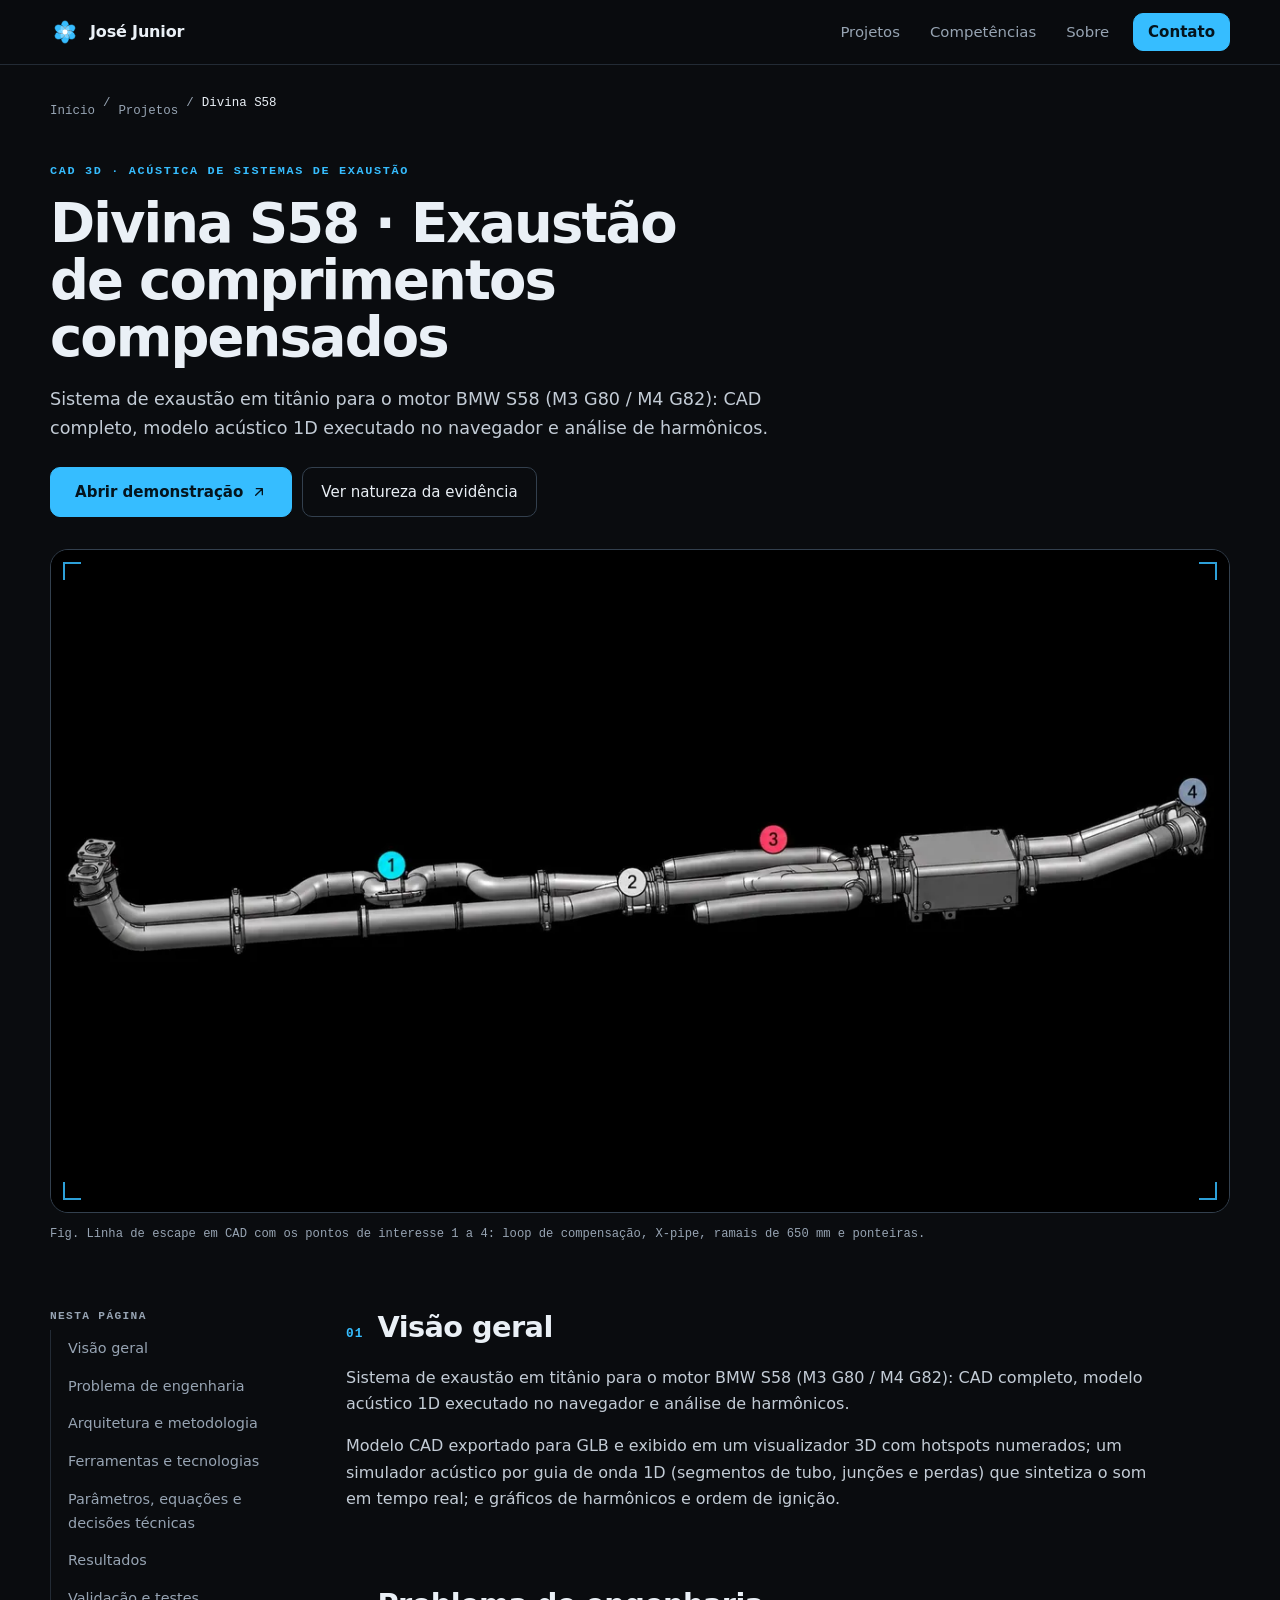
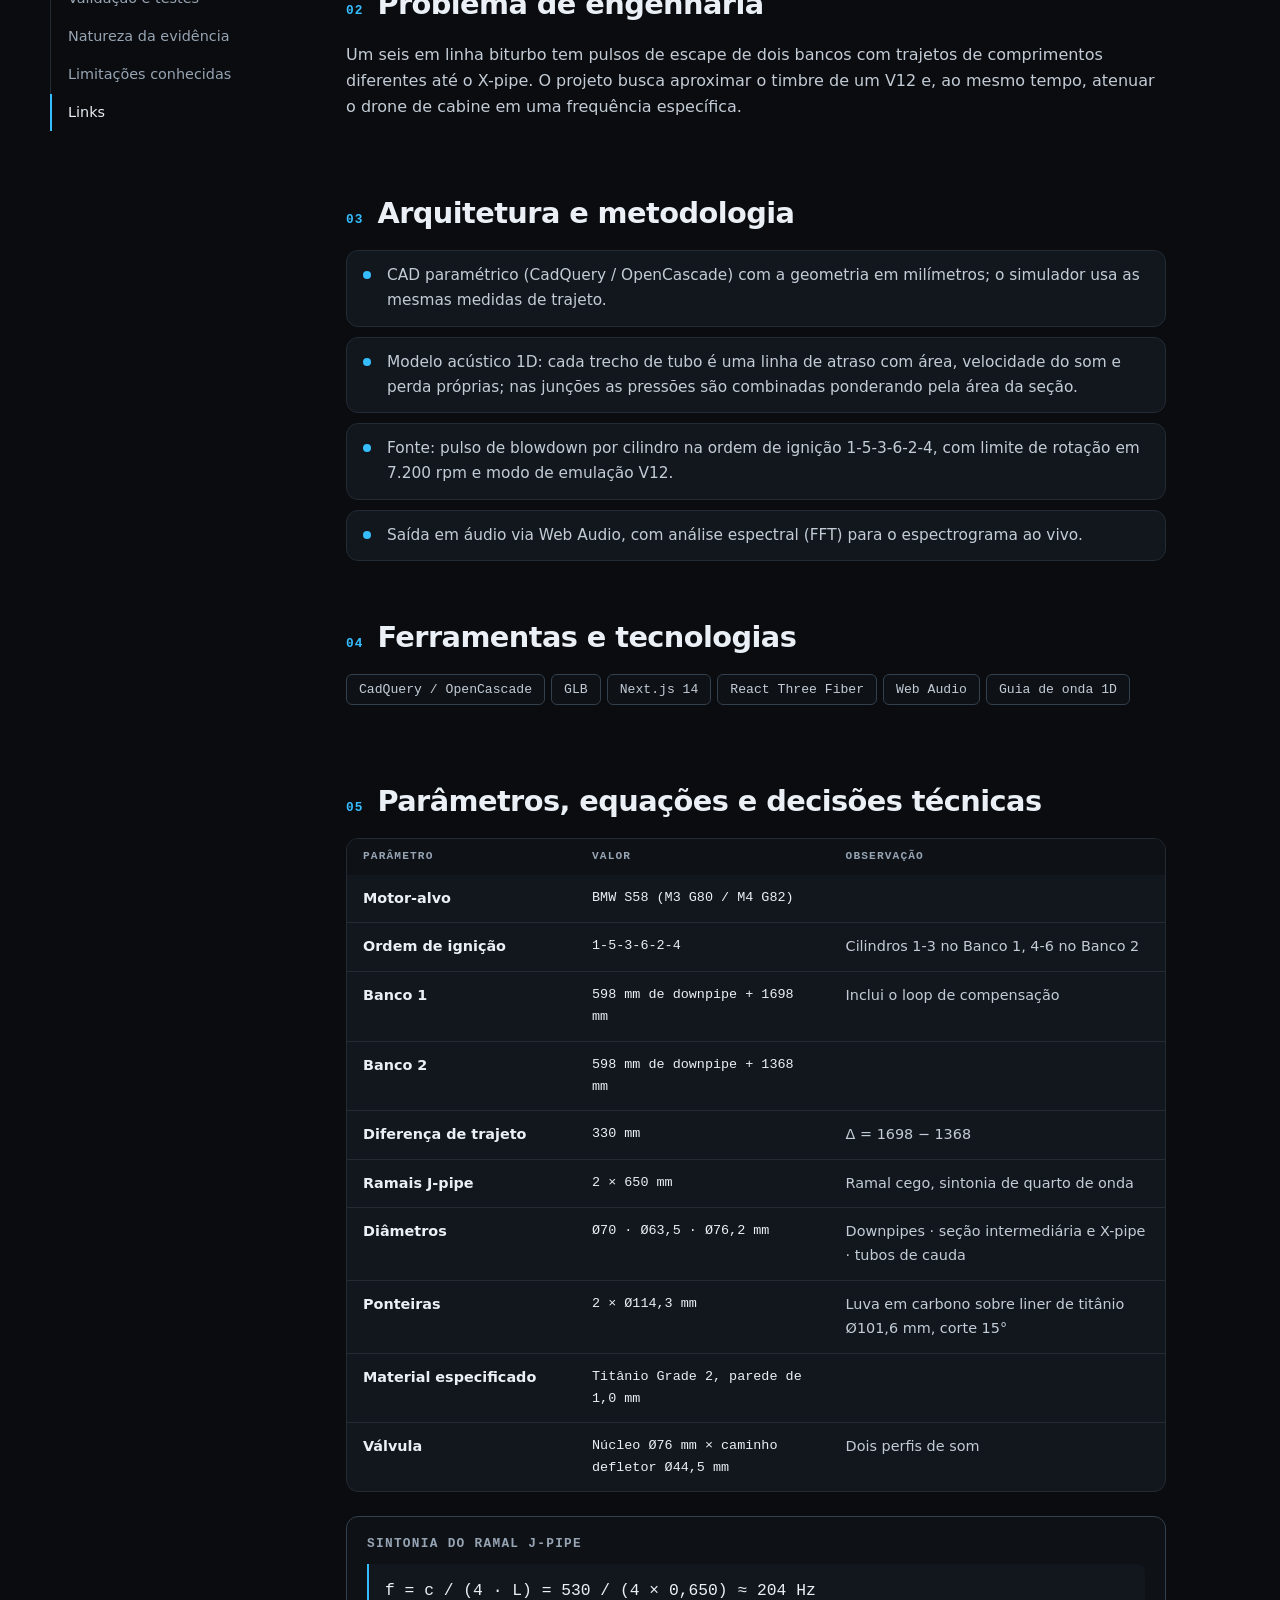
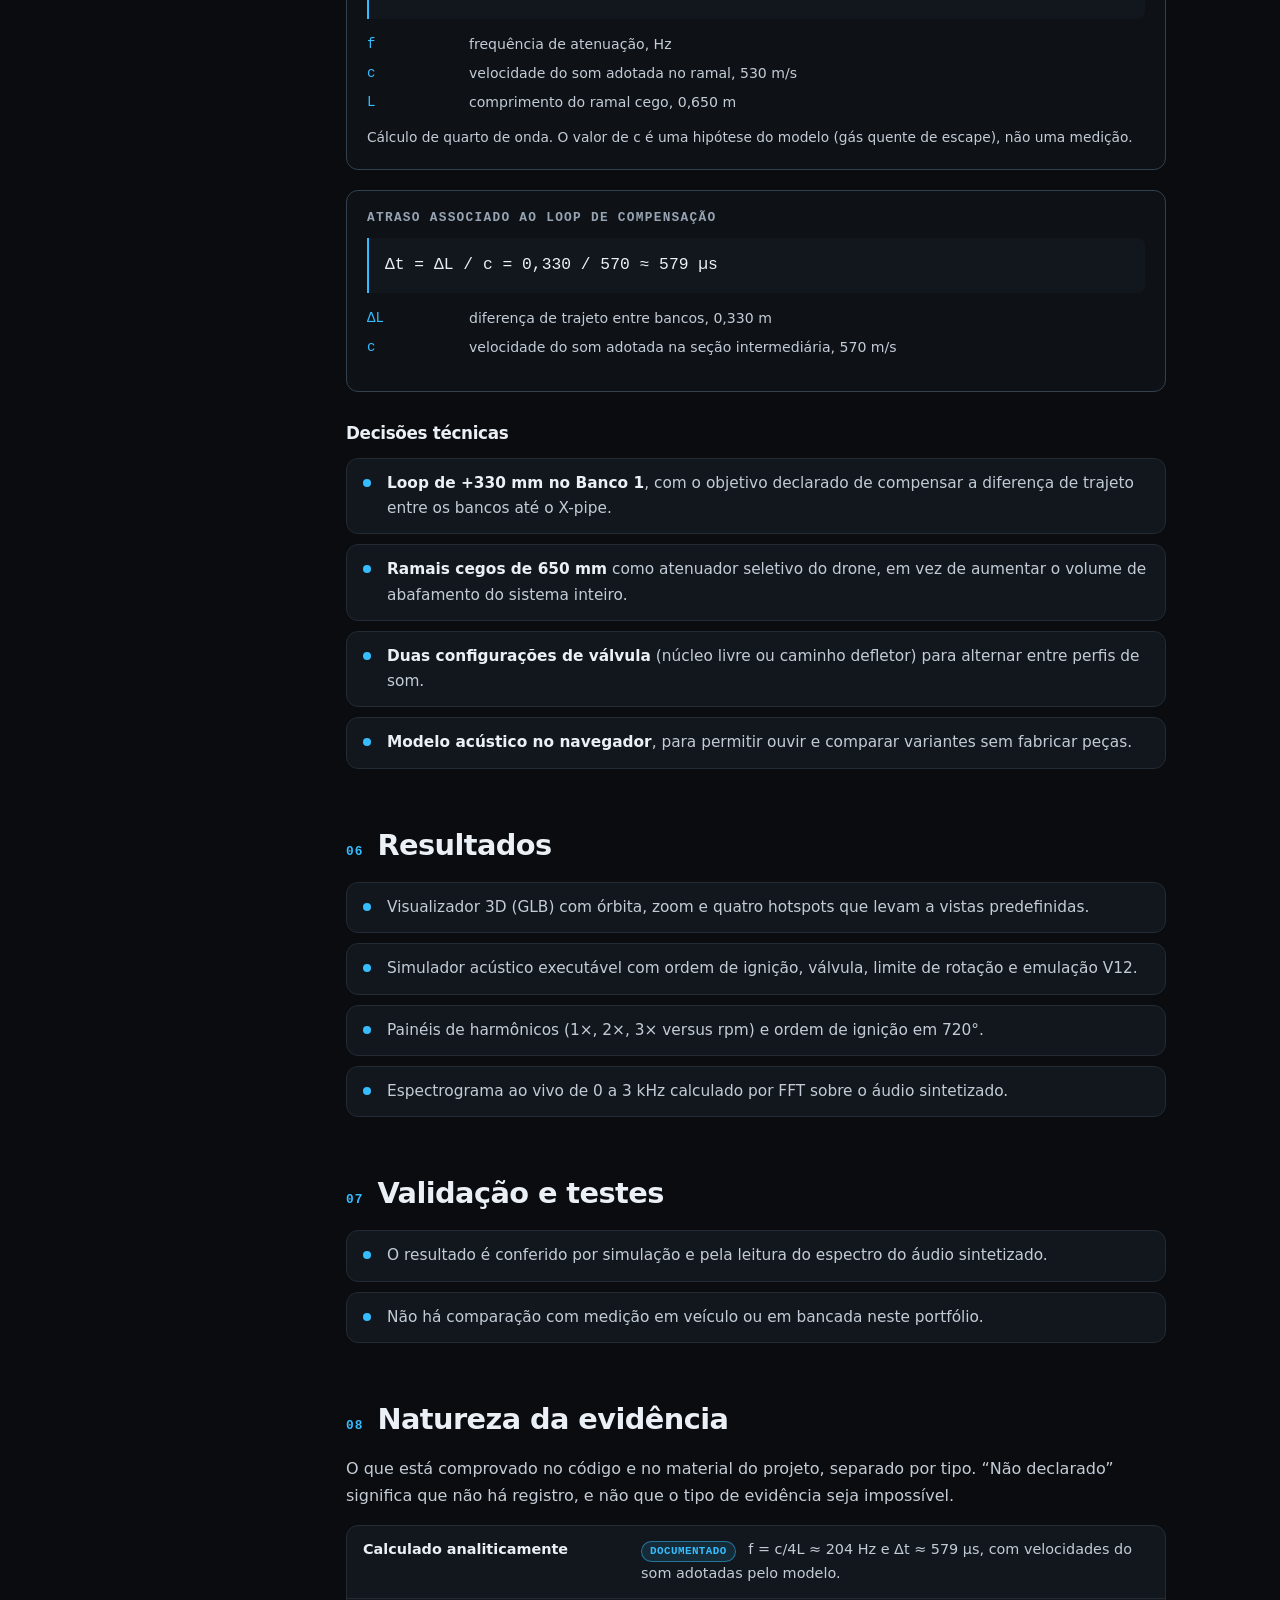
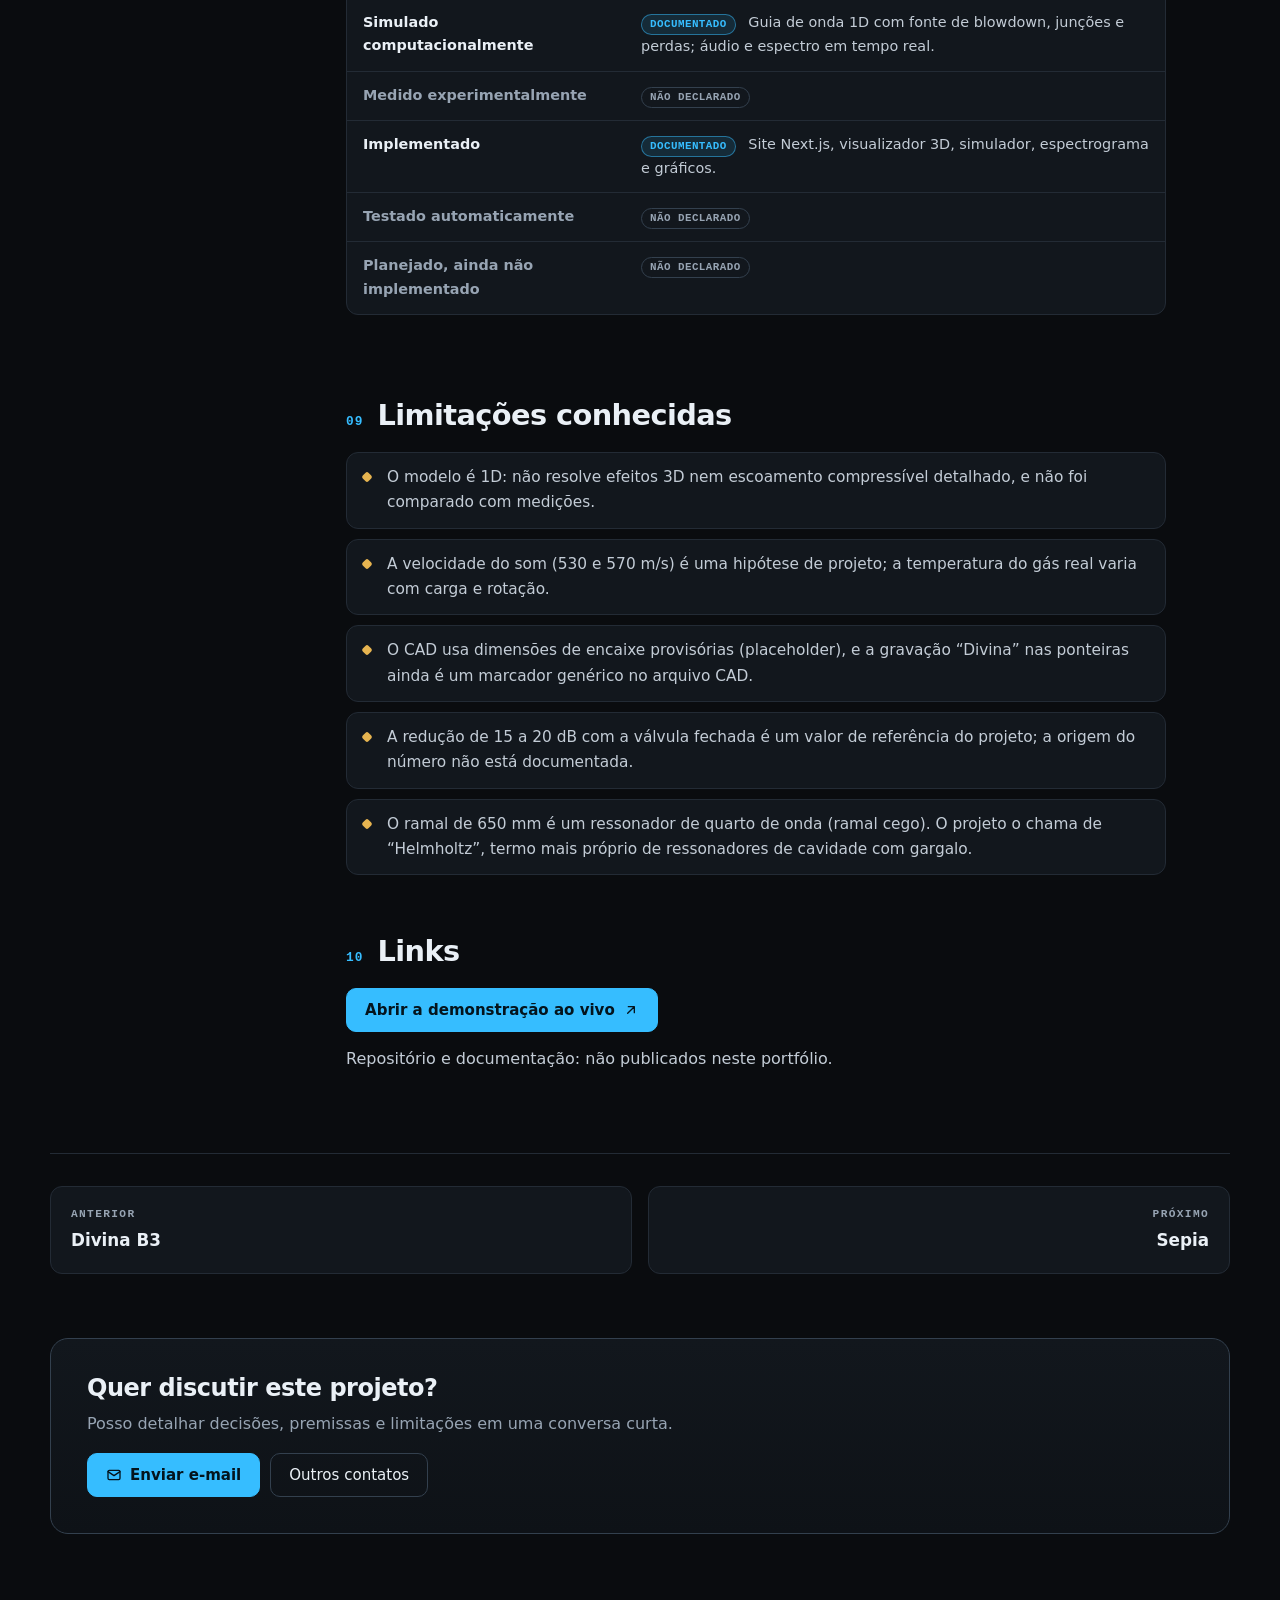
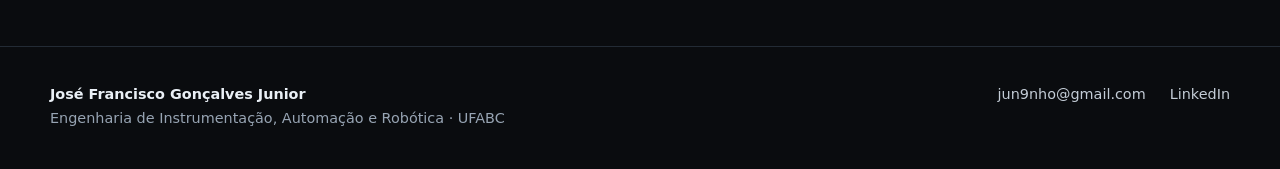
<file: projetos/divina-s58.html>
<!doctype html>
<html lang="pt-BR">
<head>
<meta charset="utf-8">
<meta name="viewport" content="width=device-width, initial-scale=1, viewport-fit=cover">
<title>Divina S58 · Exaustão de comprimentos compensados · Estudo de caso · José Junior</title>
<meta name="description" content="Sistema de exaustão em titânio para o motor BMW S58 (M3 G80 / M4 G82): CAD completo, modelo acústico 1D executado no navegador e análise de harmônicos. Estudo de caso com parâmetros, validação e limitações.">
<link rel="canonical" href="https://jjrportifolio.vercel.app/projetos/divina-s58">
<meta name="theme-color" content="#0a0c0f">
<meta property="og:type" content="website">
<meta property="og:locale" content="pt_BR">
<meta property="og:site_name" content="José Francisco Gonçalves Junior">
<meta property="og:title" content="Divina S58 · Exaustão de comprimentos compensados · Estudo de caso · José Junior">
<meta property="og:description" content="Sistema de exaustão em titânio para o motor BMW S58 (M3 G80 / M4 G82): CAD completo, modelo acústico 1D executado no navegador e análise de harmônicos. Estudo de caso com parâmetros, validação e limitações.">
<meta property="og:url" content="https://jjrportifolio.vercel.app/projetos/divina-s58">
<meta property="og:image" content="https://jjrportifolio.vercel.app/img/divina-s58.jpg">
<meta name="twitter:card" content="summary_large_image">
<link rel="icon" type="image/svg+xml" href="../favicon.svg">
<link rel="stylesheet" href="../css/styles.css">
<script>document.documentElement.classList.add('js')</script>
</head>
<body>
<a class="skip" href="#conteudo">Ir para o conteúdo</a>
<header class="top">
  <div class="wrap bar">
    <a class="brand" href="../" aria-label="José Junior, página inicial"><svg class="flor" viewBox="0 0 64 64" aria-hidden="true" focusable="false"><path class="pt" d="M32 33C23 29 20 17 27 9.5C29.5 7 34.5 7 37 9.5C44 17 41 29 32 33Z" transform="rotate(0 32 32)"/><path class="pt" d="M32 33C23 29 20 17 27 9.5C29.5 7 34.5 7 37 9.5C44 17 41 29 32 33Z" transform="rotate(60 32 32)"/><path class="pt" d="M32 33C23 29 20 17 27 9.5C29.5 7 34.5 7 37 9.5C44 17 41 29 32 33Z" transform="rotate(120 32 32)"/><path class="pt" d="M32 33C23 29 20 17 27 9.5C29.5 7 34.5 7 37 9.5C44 17 41 29 32 33Z" transform="rotate(180 32 32)"/><path class="pt" d="M32 33C23 29 20 17 27 9.5C29.5 7 34.5 7 37 9.5C44 17 41 29 32 33Z" transform="rotate(240 32 32)"/><path class="pt" d="M32 33C23 29 20 17 27 9.5C29.5 7 34.5 7 37 9.5C44 17 41 29 32 33Z" transform="rotate(300 32 32)"/><g class="in"><path class="pt" d="M32 33C23 29 20 17 27 9.5C29.5 7 34.5 7 37 9.5C44 17 41 29 32 33Z" transform="rotate(30 32 32) translate(32 32) scale(.6) translate(-32 -32)"/><path class="pt" d="M32 33C23 29 20 17 27 9.5C29.5 7 34.5 7 37 9.5C44 17 41 29 32 33Z" transform="rotate(90 32 32) translate(32 32) scale(.6) translate(-32 -32)"/><path class="pt" d="M32 33C23 29 20 17 27 9.5C29.5 7 34.5 7 37 9.5C44 17 41 29 32 33Z" transform="rotate(150 32 32) translate(32 32) scale(.6) translate(-32 -32)"/><path class="pt" d="M32 33C23 29 20 17 27 9.5C29.5 7 34.5 7 37 9.5C44 17 41 29 32 33Z" transform="rotate(210 32 32) translate(32 32) scale(.6) translate(-32 -32)"/><path class="pt" d="M32 33C23 29 20 17 27 9.5C29.5 7 34.5 7 37 9.5C44 17 41 29 32 33Z" transform="rotate(270 32 32) translate(32 32) scale(.6) translate(-32 -32)"/><path class="pt" d="M32 33C23 29 20 17 27 9.5C29.5 7 34.5 7 37 9.5C44 17 41 29 32 33Z" transform="rotate(330 32 32) translate(32 32) scale(.6) translate(-32 -32)"/></g><circle class="ct" cx="32" cy="32" r="5.2"/></svg><span>José Junior</span></a>
    <button class="menu-btn" type="button" aria-expanded="false" aria-controls="menu" aria-label="Abrir menu"><svg viewBox="0 0 24 24" fill="none" stroke="currentColor" stroke-width="2" stroke-linecap="round" aria-hidden="true"><path d="M4 7h16M4 12h16M4 17h16"/></svg></button>
    <nav id="menu" class="nav" aria-label="Principal">
      <a href="../#projetos">Projetos</a>
      <a href="../#competencias">Competências</a>
      <a href="../#sobre">Sobre</a>
      <a class="btn sm primary" href="../#contato">Contato</a>
    </nav>
  </div>
</header>
<main id="conteudo">
<div class="wrap">
  <nav class="crumbs mono" aria-label="Você está em"><a href="../">Início</a><span aria-hidden="true">/</span><a href="../#projetos">Projetos</a><span aria-hidden="true">/</span><span aria-current="page">Divina S58</span></nav>
  <header class="phead">
    <p class="eyebrow mono">CAD 3D · Acústica de sistemas de exaustão</p>
    <h1>Divina S58 · Exaustão de comprimentos compensados</h1>
    <p class="sub">Sistema de exaustão em titânio para o motor BMW S58 (M3 G80 / M4 G82): CAD completo, modelo acústico 1D executado no navegador e análise de harmônicos.</p>
    <div class="actions"><a class="btn primary lg" href="https://divinaperfomances58.vercel.app/" target="_blank" rel="noopener noreferrer">Abrir demonstração <svg viewBox="0 0 24 24" fill="none" stroke="currentColor" stroke-width="2" stroke-linecap="round" stroke-linejoin="round" aria-hidden="true"><path d="M7 17 17 7M8 7h9v9"/></svg><span class="sr"> (abre em nova aba)</span></a><a class="btn" href="#evidencia">Ver natureza da evidência</a></div>
  </header>
  <figure class="stage solo">
    <a class="stage-link" href="https://divinaperfomances58.vercel.app/" target="_blank" rel="noopener noreferrer" aria-label="Abrir a demonstração ao vivo de Divina S58 em nova aba">
      <span class="tick tl" aria-hidden="true"></span><span class="tick tr" aria-hidden="true"></span><span class="tick bl" aria-hidden="true"></span><span class="tick br" aria-hidden="true"></span>
      <img src="../img/divina-s58-1280.webp" srcset="../img/divina-s58-640.webp 640w, ../img/divina-s58-1280.webp 1280w" sizes="(min-width: 1180px) 1180px, 100vw" width="1280" height="720" alt="Modelo CAD do sistema de exaustão do BMW S58 em vista 3/4, com quatro pontos de interesse numerados de 1 a 4 ao longo da linha." fetchpriority="high" decoding="async">
    </a>
    <figcaption class="mono">Fig. Linha de escape em CAD com os pontos de interesse 1 a 4: loop de compensação, X-pipe, ramais de 650 mm e ponteiras.</figcaption>
  </figure>
  <div class="layout">
    <aside class="toc" aria-label="Nesta página"><p class="mono lbl">Nesta página</p><ol><li><a href="#visao">Visão geral</a></li><li><a href="#problema">Problema de engenharia</a></li><li><a href="#metodologia">Arquitetura e metodologia</a></li><li><a href="#ferramentas">Ferramentas e tecnologias</a></li><li><a href="#parametros">Parâmetros, equações e decisões técnicas</a></li><li><a href="#resultados">Resultados</a></li><li><a href="#validacao">Validação e testes</a></li><li><a href="#evidencia">Natureza da evidência</a></li><li><a href="#limitacoes">Limitações conhecidas</a></li><li><a href="#links">Links</a></li></ol></aside>
    <div class="article">
      <section id="visao" class="asec" aria-labelledby="h-visao"><h2 id="h-visao">Visão geral</h2><p>Sistema de exaustão em titânio para o motor BMW S58 (M3 G80 / M4 G82): CAD completo, modelo acústico 1D executado no navegador e análise de harmônicos.</p><p>Modelo CAD exportado para GLB e exibido em um visualizador 3D com hotspots numerados; um simulador acústico por guia de onda 1D (segmentos de tubo, junções e perdas) que sintetiza o som em tempo real; e gráficos de harmônicos e ordem de ignição.</p></section>
      <section id="problema" class="asec" aria-labelledby="h-problema"><h2 id="h-problema">Problema de engenharia</h2><p>Um seis em linha biturbo tem pulsos de escape de dois bancos com trajetos de comprimentos diferentes até o X-pipe. O projeto busca aproximar o timbre de um V12 e, ao mesmo tempo, atenuar o drone de cabine em uma frequência específica.</p></section>
      <section id="metodologia" class="asec" aria-labelledby="h-metodologia"><h2 id="h-metodologia">Arquitetura e metodologia</h2><ul class="list"><li>CAD paramétrico (CadQuery / OpenCascade) com a geometria em milímetros; o simulador usa as mesmas medidas de trajeto.</li><li>Modelo acústico 1D: cada trecho de tubo é uma linha de atraso com área, velocidade do som e perda próprias; nas junções as pressões são combinadas ponderando pela área da seção.</li><li>Fonte: pulso de blowdown por cilindro na ordem de ignição 1-5-3-6-2-4, com limite de rotação em 7.200 rpm e modo de emulação V12.</li><li>Saída em áudio via Web Audio, com análise espectral (FFT) para o espectrograma ao vivo.</li></ul></section>
      <section id="ferramentas" class="asec" aria-labelledby="h-ferramentas"><h2 id="h-ferramentas">Ferramentas e tecnologias</h2><ul class="tags big"><li>CadQuery / OpenCascade</li><li>GLB</li><li>Next.js 14</li><li>React Three Fiber</li><li>Web Audio</li><li>Guia de onda 1D</li></ul></section>
      <section id="parametros" class="asec" aria-labelledby="h-parametros"><h2 id="h-parametros">Parâmetros, equações e decisões técnicas</h2><div class="tbl-wrap" tabindex="0" role="region" aria-label="Tabela de parâmetros (role horizontalmente se necessário)"><table class="tbl"><caption class="sr">Parâmetros de projeto</caption><thead><tr><th scope="col">Parâmetro</th><th scope="col">Valor</th><th scope="col">Observação</th></tr></thead><tbody><tr><th scope="row">Motor-alvo</th><td class="mono">BMW S58 (M3 G80 / M4 G82)</td><td></td></tr><tr><th scope="row">Ordem de ignição</th><td class="mono">1-5-3-6-2-4</td><td>Cilindros 1-3 no Banco 1, 4-6 no Banco 2</td></tr><tr><th scope="row">Banco 1</th><td class="mono">598 mm de downpipe + 1698 mm</td><td>Inclui o loop de compensação</td></tr><tr><th scope="row">Banco 2</th><td class="mono">598 mm de downpipe + 1368 mm</td><td></td></tr><tr><th scope="row">Diferença de trajeto</th><td class="mono">330 mm</td><td>Δ = 1698 − 1368</td></tr><tr><th scope="row">Ramais J-pipe</th><td class="mono">2 × 650 mm</td><td>Ramal cego, sintonia de quarto de onda</td></tr><tr><th scope="row">Diâmetros</th><td class="mono">Ø70 · Ø63,5 · Ø76,2 mm</td><td>Downpipes · seção intermediária e X-pipe · tubos de cauda</td></tr><tr><th scope="row">Ponteiras</th><td class="mono">2 × Ø114,3 mm</td><td>Luva em carbono sobre liner de titânio Ø101,6 mm, corte 15°</td></tr><tr><th scope="row">Material especificado</th><td class="mono">Titânio Grade 2, parede de 1,0 mm</td><td></td></tr><tr><th scope="row">Válvula</th><td class="mono">Núcleo Ø76 mm × caminho defletor Ø44,5 mm</td><td>Dois perfis de som</td></tr></tbody></table></div><div class="eq"><h3>Sintonia do ramal J-pipe</h3><p class="formula mono" tabindex="0" role="group" aria-label="Fórmula">f = c / (4 · L) = 530 / (4 × 0,650) ≈ 204 Hz</p><dl><div><dt class="mono">f</dt><dd>frequência de atenuação, Hz</dd></div><div><dt class="mono">c</dt><dd>velocidade do som adotada no ramal, 530 m/s</dd></div><div><dt class="mono">L</dt><dd>comprimento do ramal cego, 0,650 m</dd></div></dl><p class="mut">Cálculo de quarto de onda. O valor de c é uma hipótese do modelo (gás quente de escape), não uma medição.</p></div><div class="eq"><h3>Atraso associado ao loop de compensação</h3><p class="formula mono" tabindex="0" role="group" aria-label="Fórmula">Δt = ΔL / c = 0,330 / 570 ≈ 579 µs</p><dl><div><dt class="mono">ΔL</dt><dd>diferença de trajeto entre bancos, 0,330 m</dd></div><div><dt class="mono">c</dt><dd>velocidade do som adotada na seção intermediária, 570 m/s</dd></div></dl></div><h3 class="sub3">Decisões técnicas</h3><ul class="list"><li><b>Loop de +330 mm no Banco 1</b>, com o objetivo declarado de compensar a diferença de trajeto entre os bancos até o X-pipe.</li><li><b>Ramais cegos de 650 mm</b> como atenuador seletivo do drone, em vez de aumentar o volume de abafamento do sistema inteiro.</li><li><b>Duas configurações de válvula</b> (núcleo livre ou caminho defletor) para alternar entre perfis de som.</li><li><b>Modelo acústico no navegador</b>, para permitir ouvir e comparar variantes sem fabricar peças.</li></ul></section>
      <section id="resultados" class="asec" aria-labelledby="h-resultados"><h2 id="h-resultados">Resultados</h2><ul class="list"><li>Visualizador 3D (GLB) com órbita, zoom e quatro hotspots que levam a vistas predefinidas.</li><li>Simulador acústico executável com ordem de ignição, válvula, limite de rotação e emulação V12.</li><li>Painéis de harmônicos (1×, 2×, 3× versus rpm) e ordem de ignição em 720°.</li><li>Espectrograma ao vivo de 0 a 3 kHz calculado por FFT sobre o áudio sintetizado.</li></ul></section>
      <section id="validacao" class="asec" aria-labelledby="h-validacao"><h2 id="h-validacao">Validação e testes</h2><ul class="list"><li>O resultado é conferido por simulação e pela leitura do espectro do áudio sintetizado.</li><li>Não há comparação com medição em veículo ou em bancada neste portfólio.</li></ul></section>
      <section id="evidencia" class="asec" aria-labelledby="h-evidencia"><h2 id="h-evidencia">Natureza da evidência</h2><p class="mut">O que está comprovado no código e no material do projeto, separado por tipo. “Não declarado” significa que não há registro, e não que o tipo de evidência seja impossível.</p><div class="tbl-wrap" tabindex="0" role="region" aria-label="Tabela da natureza da evidência"><table class="tbl ev"><caption class="sr">Natureza da evidência por tipo</caption><tbody><tr><th scope="row">Calculado analiticamente</th><td><span class="chip ok">Documentado</span> f = c/4L ≈ 204 Hz e Δt ≈ 579 µs, com velocidades do som adotadas pelo modelo.</td></tr>
<tr><th scope="row">Simulado computacionalmente</th><td><span class="chip ok">Documentado</span> Guia de onda 1D com fonte de blowdown, junções e perdas; áudio e espectro em tempo real.</td></tr>
<tr class="nd"><th scope="row">Medido experimentalmente</th><td><span class="chip">Não declarado</span></td></tr>
<tr><th scope="row">Implementado</th><td><span class="chip ok">Documentado</span> Site Next.js, visualizador 3D, simulador, espectrograma e gráficos.</td></tr>
<tr class="nd"><th scope="row">Testado automaticamente</th><td><span class="chip">Não declarado</span></td></tr>
<tr class="nd"><th scope="row">Planejado, ainda não implementado</th><td><span class="chip">Não declarado</span></td></tr></tbody></table></div></section>
      <section id="limitacoes" class="asec" aria-labelledby="h-limitacoes"><h2 id="h-limitacoes">Limitações conhecidas</h2><ul class="list warn"><li>O modelo é 1D: não resolve efeitos 3D nem escoamento compressível detalhado, e não foi comparado com medições.</li><li>A velocidade do som (530 e 570 m/s) é uma hipótese de projeto; a temperatura do gás real varia com carga e rotação.</li><li>O CAD usa dimensões de encaixe provisórias (placeholder), e a gravação “Divina” nas ponteiras ainda é um marcador genérico no arquivo CAD.</li><li>A redução de 15 a 20 dB com a válvula fechada é um valor de referência do projeto; a origem do número não está documentada.</li><li>O ramal de 650 mm é um ressonador de quarto de onda (ramal cego). O projeto o chama de “Helmholtz”, termo mais próprio de ressonadores de cavidade com gargalo.</li></ul></section>
      <section id="links" class="asec" aria-labelledby="h-links"><h2 id="h-links">Links</h2><ul class="links-col"><li><a class="btn primary" href="https://divinaperfomances58.vercel.app/" target="_blank" rel="noopener noreferrer">Abrir a demonstração ao vivo <svg viewBox="0 0 24 24" fill="none" stroke="currentColor" stroke-width="2" stroke-linecap="round" stroke-linejoin="round" aria-hidden="true"><path d="M7 17 17 7M8 7h9v9"/></svg><span class="sr"> (abre em nova aba)</span></a></li></ul><p class="mut">Repositório e documentação: não publicados neste portfólio.</p></section>
    </div>
  </div>
  <nav class="pn" aria-label="Outros projetos">
    <a href="divina-b3"><span class="mono lbl">Anterior</span>Divina B3</a>
    <a class="r" href="sepia"><span class="mono lbl">Próximo</span>Sepia</a>
  </nav>
  <section class="cta-end" aria-labelledby="t-end"><h2 id="t-end">Quer discutir este projeto?</h2><p>Posso detalhar decisões, premissas e limitações em uma conversa curta.</p><div class="actions"><a class="btn primary" href="mailto:jun9nho@gmail.com?subject=Sobre%20o%20projeto%20Divina%20S58"><svg viewBox="0 0 24 24" fill="none" stroke="currentColor" stroke-width="2" stroke-linecap="round" stroke-linejoin="round" aria-hidden="true"><rect x="3" y="5" width="18" height="14" rx="2"/><path d="m3 7 9 6 9-6"/></svg> Enviar e-mail</a><a class="btn" href="../#contato">Outros contatos</a></div></section>
</div>
</main>
<footer class="foot">
  <div class="wrap foot-in">
    <div><strong>José Francisco Gonçalves Junior</strong><br><span class="mut">Engenharia de Instrumentação, Automação e Robótica · UFABC</span></div>
    <ul class="foot-links">
      <li><a href="mailto:jun9nho@gmail.com">jun9nho@gmail.com</a></li>
      <li><a href="https://www.linkedin.com/in/jfgonjr" target="_blank" rel="noopener noreferrer">LinkedIn<span class="sr"> (abre em nova aba)</span></a></li>
    </ul>
  </div>
</footer>
<script src="../js/main.js" defer></script>
</body>
</html>
</file>
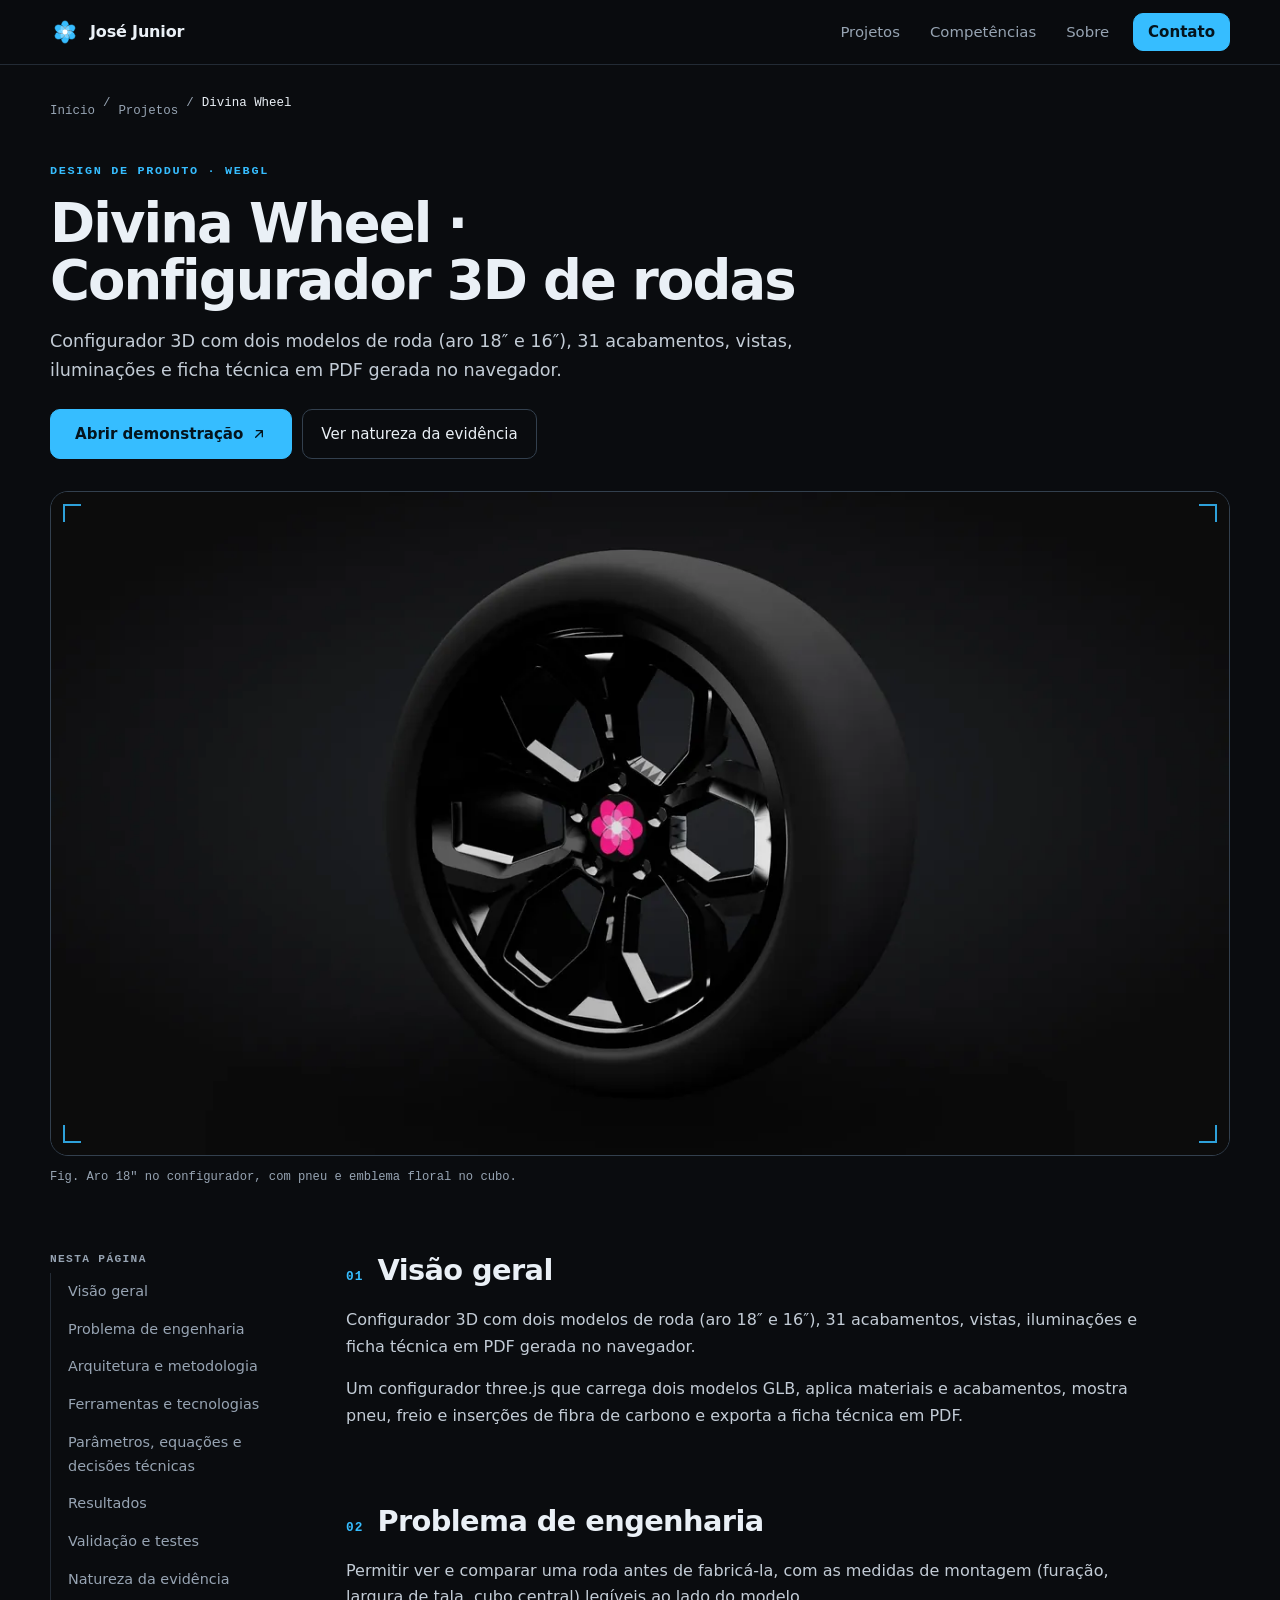
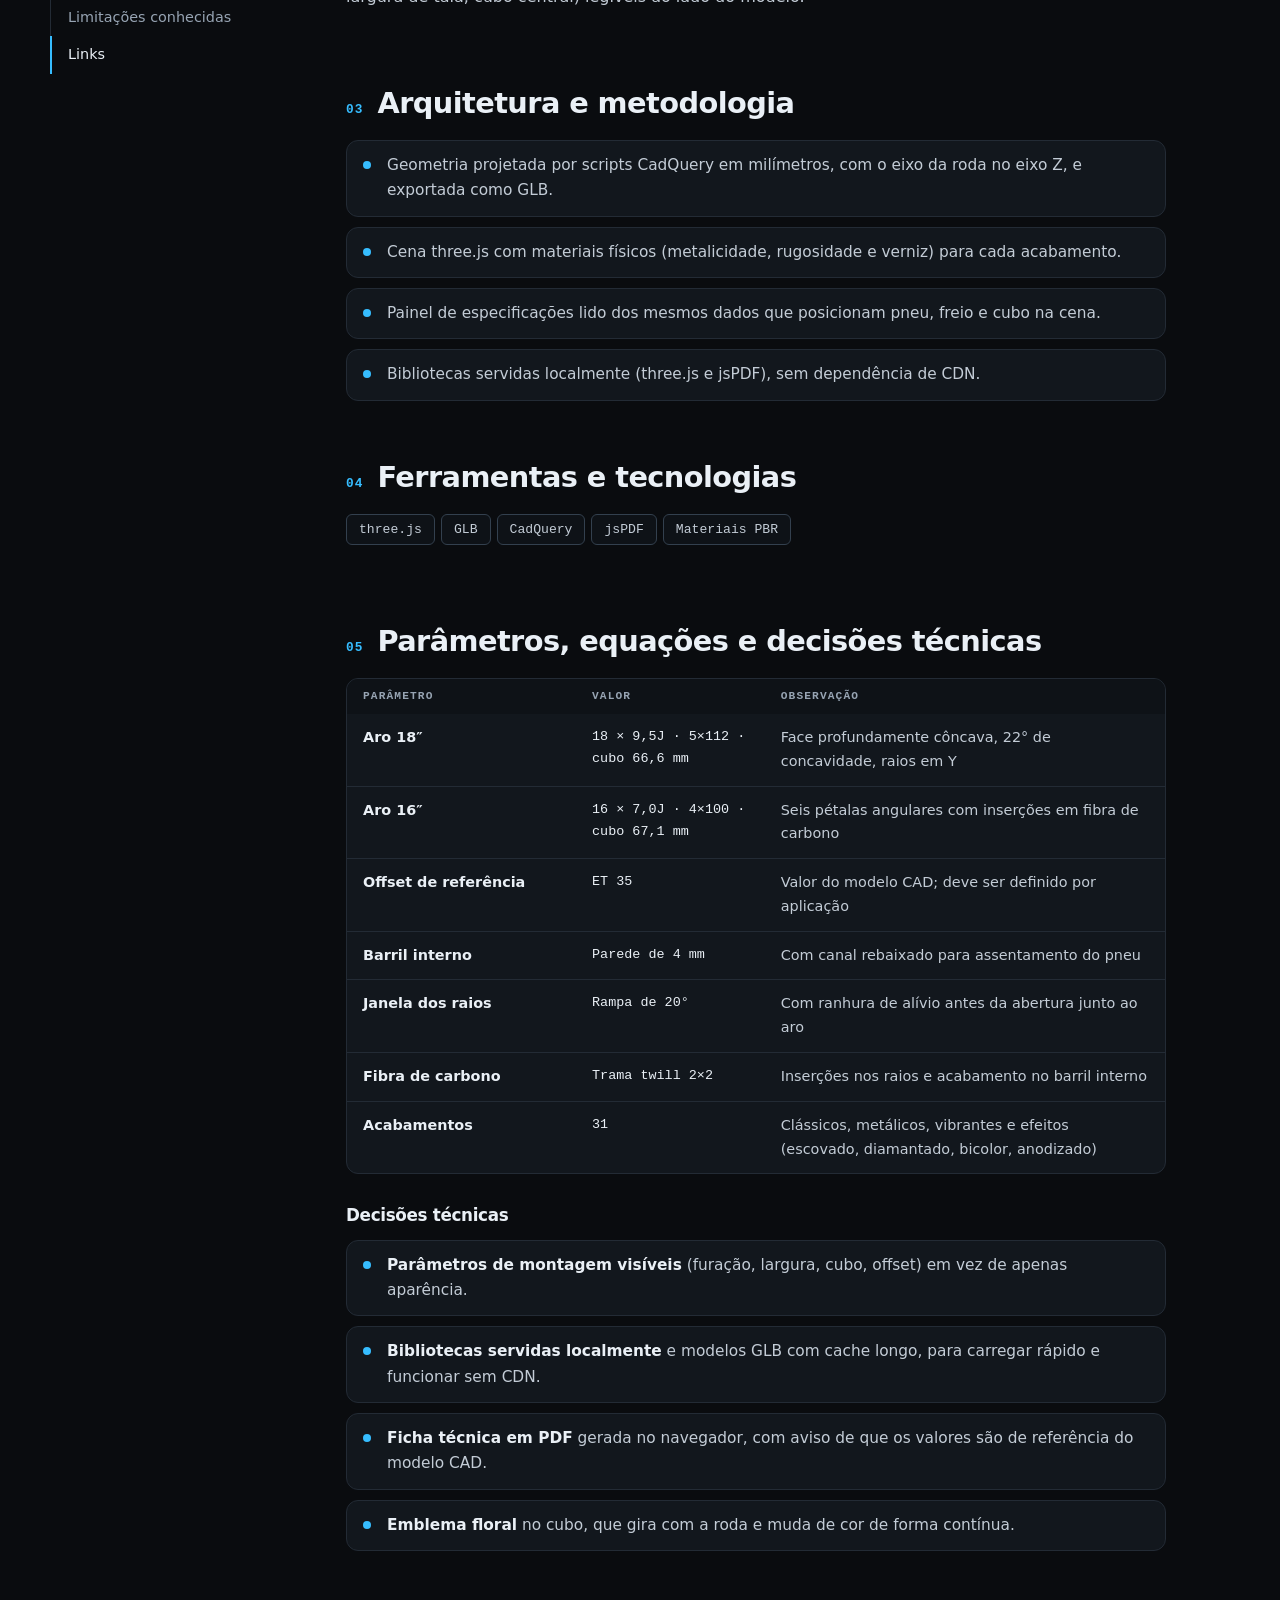
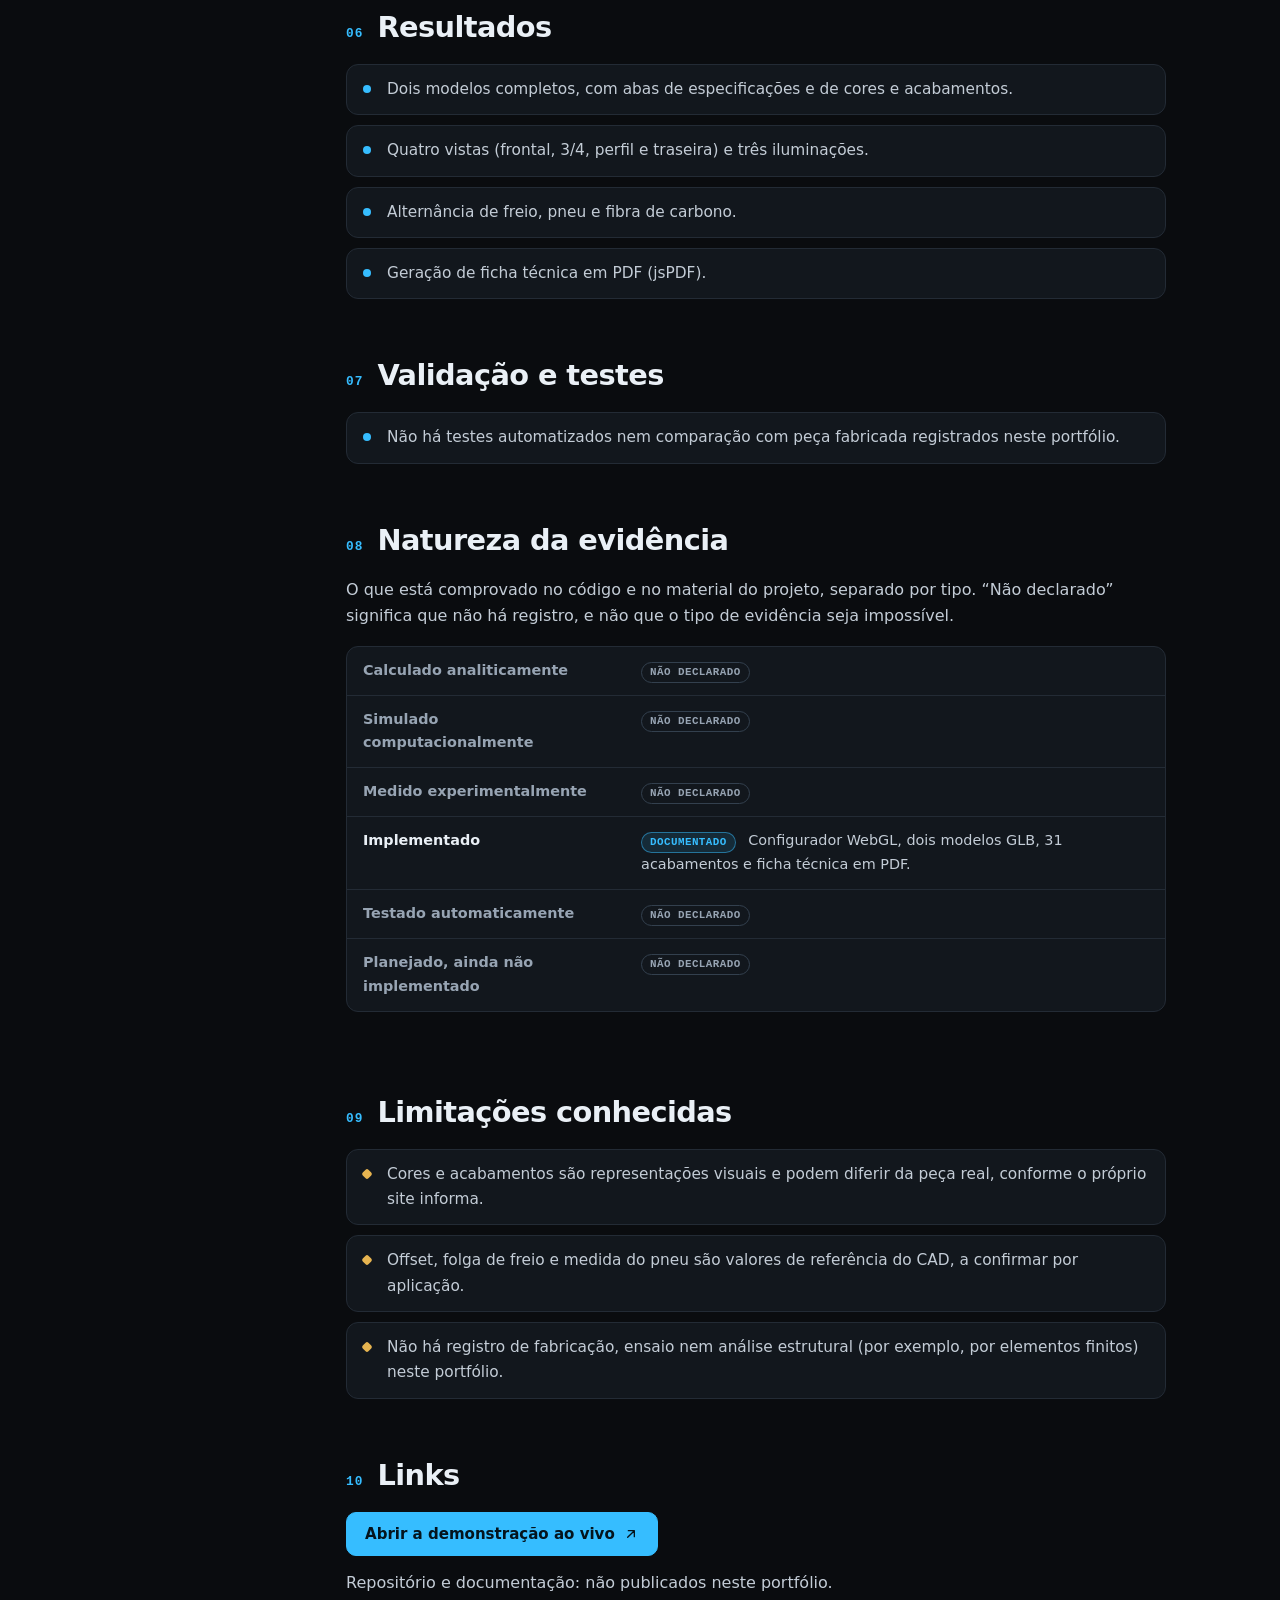
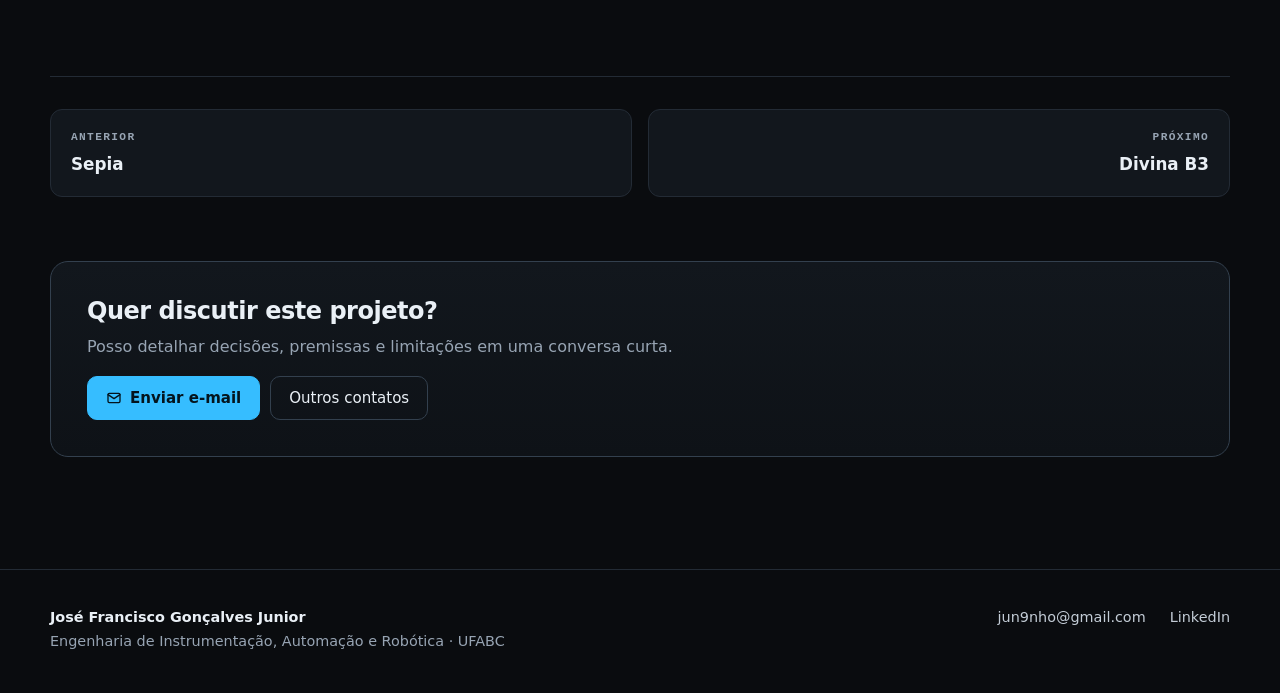
<file: projetos/divina-wheel.html>
<!doctype html>
<html lang="pt-BR">
<head>
<meta charset="utf-8">
<meta name="viewport" content="width=device-width, initial-scale=1, viewport-fit=cover">
<title>Divina Wheel · Configurador 3D de rodas · Estudo de caso · José Junior</title>
<meta name="description" content="Configurador 3D com dois modelos de roda (aro 18″ e 16″), 31 acabamentos, vistas, iluminações e ficha técnica em PDF gerada no navegador. Estudo de caso com parâmetros, validação e limitações.">
<link rel="canonical" href="https://jjrportifolio.vercel.app/projetos/divina-wheel">
<meta name="theme-color" content="#0a0c0f">
<meta property="og:type" content="website">
<meta property="og:locale" content="pt_BR">
<meta property="og:site_name" content="José Francisco Gonçalves Junior">
<meta property="og:title" content="Divina Wheel · Configurador 3D de rodas · Estudo de caso · José Junior">
<meta property="og:description" content="Configurador 3D com dois modelos de roda (aro 18″ e 16″), 31 acabamentos, vistas, iluminações e ficha técnica em PDF gerada no navegador. Estudo de caso com parâmetros, validação e limitações.">
<meta property="og:url" content="https://jjrportifolio.vercel.app/projetos/divina-wheel">
<meta property="og:image" content="https://jjrportifolio.vercel.app/img/divina-wheel.jpg">
<meta name="twitter:card" content="summary_large_image">
<link rel="icon" type="image/svg+xml" href="../favicon.svg">
<link rel="stylesheet" href="../css/styles.css">
<script>document.documentElement.classList.add('js')</script>
</head>
<body>
<a class="skip" href="#conteudo">Ir para o conteúdo</a>
<header class="top">
  <div class="wrap bar">
    <a class="brand" href="../" aria-label="José Junior, página inicial"><svg class="flor" viewBox="0 0 64 64" aria-hidden="true" focusable="false"><path class="pt" d="M32 33C23 29 20 17 27 9.5C29.5 7 34.5 7 37 9.5C44 17 41 29 32 33Z" transform="rotate(0 32 32)"/><path class="pt" d="M32 33C23 29 20 17 27 9.5C29.5 7 34.5 7 37 9.5C44 17 41 29 32 33Z" transform="rotate(60 32 32)"/><path class="pt" d="M32 33C23 29 20 17 27 9.5C29.5 7 34.5 7 37 9.5C44 17 41 29 32 33Z" transform="rotate(120 32 32)"/><path class="pt" d="M32 33C23 29 20 17 27 9.5C29.5 7 34.5 7 37 9.5C44 17 41 29 32 33Z" transform="rotate(180 32 32)"/><path class="pt" d="M32 33C23 29 20 17 27 9.5C29.5 7 34.5 7 37 9.5C44 17 41 29 32 33Z" transform="rotate(240 32 32)"/><path class="pt" d="M32 33C23 29 20 17 27 9.5C29.5 7 34.5 7 37 9.5C44 17 41 29 32 33Z" transform="rotate(300 32 32)"/><g class="in"><path class="pt" d="M32 33C23 29 20 17 27 9.5C29.5 7 34.5 7 37 9.5C44 17 41 29 32 33Z" transform="rotate(30 32 32) translate(32 32) scale(.6) translate(-32 -32)"/><path class="pt" d="M32 33C23 29 20 17 27 9.5C29.5 7 34.5 7 37 9.5C44 17 41 29 32 33Z" transform="rotate(90 32 32) translate(32 32) scale(.6) translate(-32 -32)"/><path class="pt" d="M32 33C23 29 20 17 27 9.5C29.5 7 34.5 7 37 9.5C44 17 41 29 32 33Z" transform="rotate(150 32 32) translate(32 32) scale(.6) translate(-32 -32)"/><path class="pt" d="M32 33C23 29 20 17 27 9.5C29.5 7 34.5 7 37 9.5C44 17 41 29 32 33Z" transform="rotate(210 32 32) translate(32 32) scale(.6) translate(-32 -32)"/><path class="pt" d="M32 33C23 29 20 17 27 9.5C29.5 7 34.5 7 37 9.5C44 17 41 29 32 33Z" transform="rotate(270 32 32) translate(32 32) scale(.6) translate(-32 -32)"/><path class="pt" d="M32 33C23 29 20 17 27 9.5C29.5 7 34.5 7 37 9.5C44 17 41 29 32 33Z" transform="rotate(330 32 32) translate(32 32) scale(.6) translate(-32 -32)"/></g><circle class="ct" cx="32" cy="32" r="5.2"/></svg><span>José Junior</span></a>
    <button class="menu-btn" type="button" aria-expanded="false" aria-controls="menu" aria-label="Abrir menu"><svg viewBox="0 0 24 24" fill="none" stroke="currentColor" stroke-width="2" stroke-linecap="round" aria-hidden="true"><path d="M4 7h16M4 12h16M4 17h16"/></svg></button>
    <nav id="menu" class="nav" aria-label="Principal">
      <a href="../#projetos">Projetos</a>
      <a href="../#competencias">Competências</a>
      <a href="../#sobre">Sobre</a>
      <a class="btn sm primary" href="../#contato">Contato</a>
    </nav>
  </div>
</header>
<main id="conteudo">
<div class="wrap">
  <nav class="crumbs mono" aria-label="Você está em"><a href="../">Início</a><span aria-hidden="true">/</span><a href="../#projetos">Projetos</a><span aria-hidden="true">/</span><span aria-current="page">Divina Wheel</span></nav>
  <header class="phead">
    <p class="eyebrow mono">Design de produto · WebGL</p>
    <h1>Divina Wheel · Configurador 3D de rodas</h1>
    <p class="sub">Configurador 3D com dois modelos de roda (aro 18″ e 16″), 31 acabamentos, vistas, iluminações e ficha técnica em PDF gerada no navegador.</p>
    <div class="actions"><a class="btn primary lg" href="https://divinawheel.vercel.app/" target="_blank" rel="noopener noreferrer">Abrir demonstração <svg viewBox="0 0 24 24" fill="none" stroke="currentColor" stroke-width="2" stroke-linecap="round" stroke-linejoin="round" aria-hidden="true"><path d="M7 17 17 7M8 7h9v9"/></svg><span class="sr"> (abre em nova aba)</span></a><a class="btn" href="#evidencia">Ver natureza da evidência</a></div>
  </header>
  <figure class="stage solo">
    <a class="stage-link" href="https://divinawheel.vercel.app/" target="_blank" rel="noopener noreferrer" aria-label="Abrir a demonstração ao vivo de Divina Wheel em nova aba">
      <span class="tick tl" aria-hidden="true"></span><span class="tick tr" aria-hidden="true"></span><span class="tick bl" aria-hidden="true"></span><span class="tick br" aria-hidden="true"></span>
      <img src="../img/divina-wheel-1280.webp" srcset="../img/divina-wheel-640.webp 640w, ../img/divina-wheel-1280.webp 1280w" sizes="(min-width: 1180px) 1180px, 100vw" width="1280" height="720" alt="Render da roda preta de raios hexagonais com pneu, vista 3/4, com o emblema floral rosa no cubo central." fetchpriority="high" decoding="async">
    </a>
    <figcaption class="mono">Fig. Aro 18″ no configurador, com pneu e emblema floral no cubo.</figcaption>
  </figure>
  <div class="layout">
    <aside class="toc" aria-label="Nesta página"><p class="mono lbl">Nesta página</p><ol><li><a href="#visao">Visão geral</a></li><li><a href="#problema">Problema de engenharia</a></li><li><a href="#metodologia">Arquitetura e metodologia</a></li><li><a href="#ferramentas">Ferramentas e tecnologias</a></li><li><a href="#parametros">Parâmetros, equações e decisões técnicas</a></li><li><a href="#resultados">Resultados</a></li><li><a href="#validacao">Validação e testes</a></li><li><a href="#evidencia">Natureza da evidência</a></li><li><a href="#limitacoes">Limitações conhecidas</a></li><li><a href="#links">Links</a></li></ol></aside>
    <div class="article">
      <section id="visao" class="asec" aria-labelledby="h-visao"><h2 id="h-visao">Visão geral</h2><p>Configurador 3D com dois modelos de roda (aro 18″ e 16″), 31 acabamentos, vistas, iluminações e ficha técnica em PDF gerada no navegador.</p><p>Um configurador three.js que carrega dois modelos GLB, aplica materiais e acabamentos, mostra pneu, freio e inserções de fibra de carbono e exporta a ficha técnica em PDF.</p></section>
      <section id="problema" class="asec" aria-labelledby="h-problema"><h2 id="h-problema">Problema de engenharia</h2><p>Permitir ver e comparar uma roda antes de fabricá-la, com as medidas de montagem (furação, largura de tala, cubo central) legíveis ao lado do modelo.</p></section>
      <section id="metodologia" class="asec" aria-labelledby="h-metodologia"><h2 id="h-metodologia">Arquitetura e metodologia</h2><ul class="list"><li>Geometria projetada por scripts CadQuery em milímetros, com o eixo da roda no eixo Z, e exportada como GLB.</li><li>Cena three.js com materiais físicos (metalicidade, rugosidade e verniz) para cada acabamento.</li><li>Painel de especificações lido dos mesmos dados que posicionam pneu, freio e cubo na cena.</li><li>Bibliotecas servidas localmente (three.js e jsPDF), sem dependência de CDN.</li></ul></section>
      <section id="ferramentas" class="asec" aria-labelledby="h-ferramentas"><h2 id="h-ferramentas">Ferramentas e tecnologias</h2><ul class="tags big"><li>three.js</li><li>GLB</li><li>CadQuery</li><li>jsPDF</li><li>Materiais PBR</li></ul></section>
      <section id="parametros" class="asec" aria-labelledby="h-parametros"><h2 id="h-parametros">Parâmetros, equações e decisões técnicas</h2><div class="tbl-wrap" tabindex="0" role="region" aria-label="Tabela de parâmetros (role horizontalmente se necessário)"><table class="tbl"><caption class="sr">Parâmetros de projeto</caption><thead><tr><th scope="col">Parâmetro</th><th scope="col">Valor</th><th scope="col">Observação</th></tr></thead><tbody><tr><th scope="row">Aro 18″</th><td class="mono">18 × 9,5J · 5×112 · cubo 66,6 mm</td><td>Face profundamente côncava, 22° de concavidade, raios em Y</td></tr><tr><th scope="row">Aro 16″</th><td class="mono">16 × 7,0J · 4×100 · cubo 67,1 mm</td><td>Seis pétalas angulares com inserções em fibra de carbono</td></tr><tr><th scope="row">Offset de referência</th><td class="mono">ET 35</td><td>Valor do modelo CAD; deve ser definido por aplicação</td></tr><tr><th scope="row">Barril interno</th><td class="mono">Parede de 4 mm</td><td>Com canal rebaixado para assentamento do pneu</td></tr><tr><th scope="row">Janela dos raios</th><td class="mono">Rampa de 20°</td><td>Com ranhura de alívio antes da abertura junto ao aro</td></tr><tr><th scope="row">Fibra de carbono</th><td class="mono">Trama twill 2×2</td><td>Inserções nos raios e acabamento no barril interno</td></tr><tr><th scope="row">Acabamentos</th><td class="mono">31</td><td>Clássicos, metálicos, vibrantes e efeitos (escovado, diamantado, bicolor, anodizado)</td></tr></tbody></table></div><h3 class="sub3">Decisões técnicas</h3><ul class="list"><li><b>Parâmetros de montagem visíveis</b> (furação, largura, cubo, offset) em vez de apenas aparência.</li><li><b>Bibliotecas servidas localmente</b> e modelos GLB com cache longo, para carregar rápido e funcionar sem CDN.</li><li><b>Ficha técnica em PDF</b> gerada no navegador, com aviso de que os valores são de referência do modelo CAD.</li><li><b>Emblema floral</b> no cubo, que gira com a roda e muda de cor de forma contínua.</li></ul></section>
      <section id="resultados" class="asec" aria-labelledby="h-resultados"><h2 id="h-resultados">Resultados</h2><ul class="list"><li>Dois modelos completos, com abas de especificações e de cores e acabamentos.</li><li>Quatro vistas (frontal, 3/4, perfil e traseira) e três iluminações.</li><li>Alternância de freio, pneu e fibra de carbono.</li><li>Geração de ficha técnica em PDF (jsPDF).</li></ul></section>
      <section id="validacao" class="asec" aria-labelledby="h-validacao"><h2 id="h-validacao">Validação e testes</h2><ul class="list"><li>Não há testes automatizados nem comparação com peça fabricada registrados neste portfólio.</li></ul></section>
      <section id="evidencia" class="asec" aria-labelledby="h-evidencia"><h2 id="h-evidencia">Natureza da evidência</h2><p class="mut">O que está comprovado no código e no material do projeto, separado por tipo. “Não declarado” significa que não há registro, e não que o tipo de evidência seja impossível.</p><div class="tbl-wrap" tabindex="0" role="region" aria-label="Tabela da natureza da evidência"><table class="tbl ev"><caption class="sr">Natureza da evidência por tipo</caption><tbody><tr class="nd"><th scope="row">Calculado analiticamente</th><td><span class="chip">Não declarado</span></td></tr>
<tr class="nd"><th scope="row">Simulado computacionalmente</th><td><span class="chip">Não declarado</span></td></tr>
<tr class="nd"><th scope="row">Medido experimentalmente</th><td><span class="chip">Não declarado</span></td></tr>
<tr><th scope="row">Implementado</th><td><span class="chip ok">Documentado</span> Configurador WebGL, dois modelos GLB, 31 acabamentos e ficha técnica em PDF.</td></tr>
<tr class="nd"><th scope="row">Testado automaticamente</th><td><span class="chip">Não declarado</span></td></tr>
<tr class="nd"><th scope="row">Planejado, ainda não implementado</th><td><span class="chip">Não declarado</span></td></tr></tbody></table></div></section>
      <section id="limitacoes" class="asec" aria-labelledby="h-limitacoes"><h2 id="h-limitacoes">Limitações conhecidas</h2><ul class="list warn"><li>Cores e acabamentos são representações visuais e podem diferir da peça real, conforme o próprio site informa.</li><li>Offset, folga de freio e medida do pneu são valores de referência do CAD, a confirmar por aplicação.</li><li>Não há registro de fabricação, ensaio nem análise estrutural (por exemplo, por elementos finitos) neste portfólio.</li></ul></section>
      <section id="links" class="asec" aria-labelledby="h-links"><h2 id="h-links">Links</h2><ul class="links-col"><li><a class="btn primary" href="https://divinawheel.vercel.app/" target="_blank" rel="noopener noreferrer">Abrir a demonstração ao vivo <svg viewBox="0 0 24 24" fill="none" stroke="currentColor" stroke-width="2" stroke-linecap="round" stroke-linejoin="round" aria-hidden="true"><path d="M7 17 17 7M8 7h9v9"/></svg><span class="sr"> (abre em nova aba)</span></a></li></ul><p class="mut">Repositório e documentação: não publicados neste portfólio.</p></section>
    </div>
  </div>
  <nav class="pn" aria-label="Outros projetos">
    <a href="sepia"><span class="mono lbl">Anterior</span>Sepia</a>
    <a class="r" href="divina-b3"><span class="mono lbl">Próximo</span>Divina B3</a>
  </nav>
  <section class="cta-end" aria-labelledby="t-end"><h2 id="t-end">Quer discutir este projeto?</h2><p>Posso detalhar decisões, premissas e limitações em uma conversa curta.</p><div class="actions"><a class="btn primary" href="mailto:jun9nho@gmail.com?subject=Sobre%20o%20projeto%20Divina%20Wheel"><svg viewBox="0 0 24 24" fill="none" stroke="currentColor" stroke-width="2" stroke-linecap="round" stroke-linejoin="round" aria-hidden="true"><rect x="3" y="5" width="18" height="14" rx="2"/><path d="m3 7 9 6 9-6"/></svg> Enviar e-mail</a><a class="btn" href="../#contato">Outros contatos</a></div></section>
</div>
</main>
<footer class="foot">
  <div class="wrap foot-in">
    <div><strong>José Francisco Gonçalves Junior</strong><br><span class="mut">Engenharia de Instrumentação, Automação e Robótica · UFABC</span></div>
    <ul class="foot-links">
      <li><a href="mailto:jun9nho@gmail.com">jun9nho@gmail.com</a></li>
      <li><a href="https://www.linkedin.com/in/jfgonjr" target="_blank" rel="noopener noreferrer">LinkedIn<span class="sr"> (abre em nova aba)</span></a></li>
    </ul>
  </div>
</footer>
<script src="../js/main.js" defer></script>
</body>
</html>
</file>
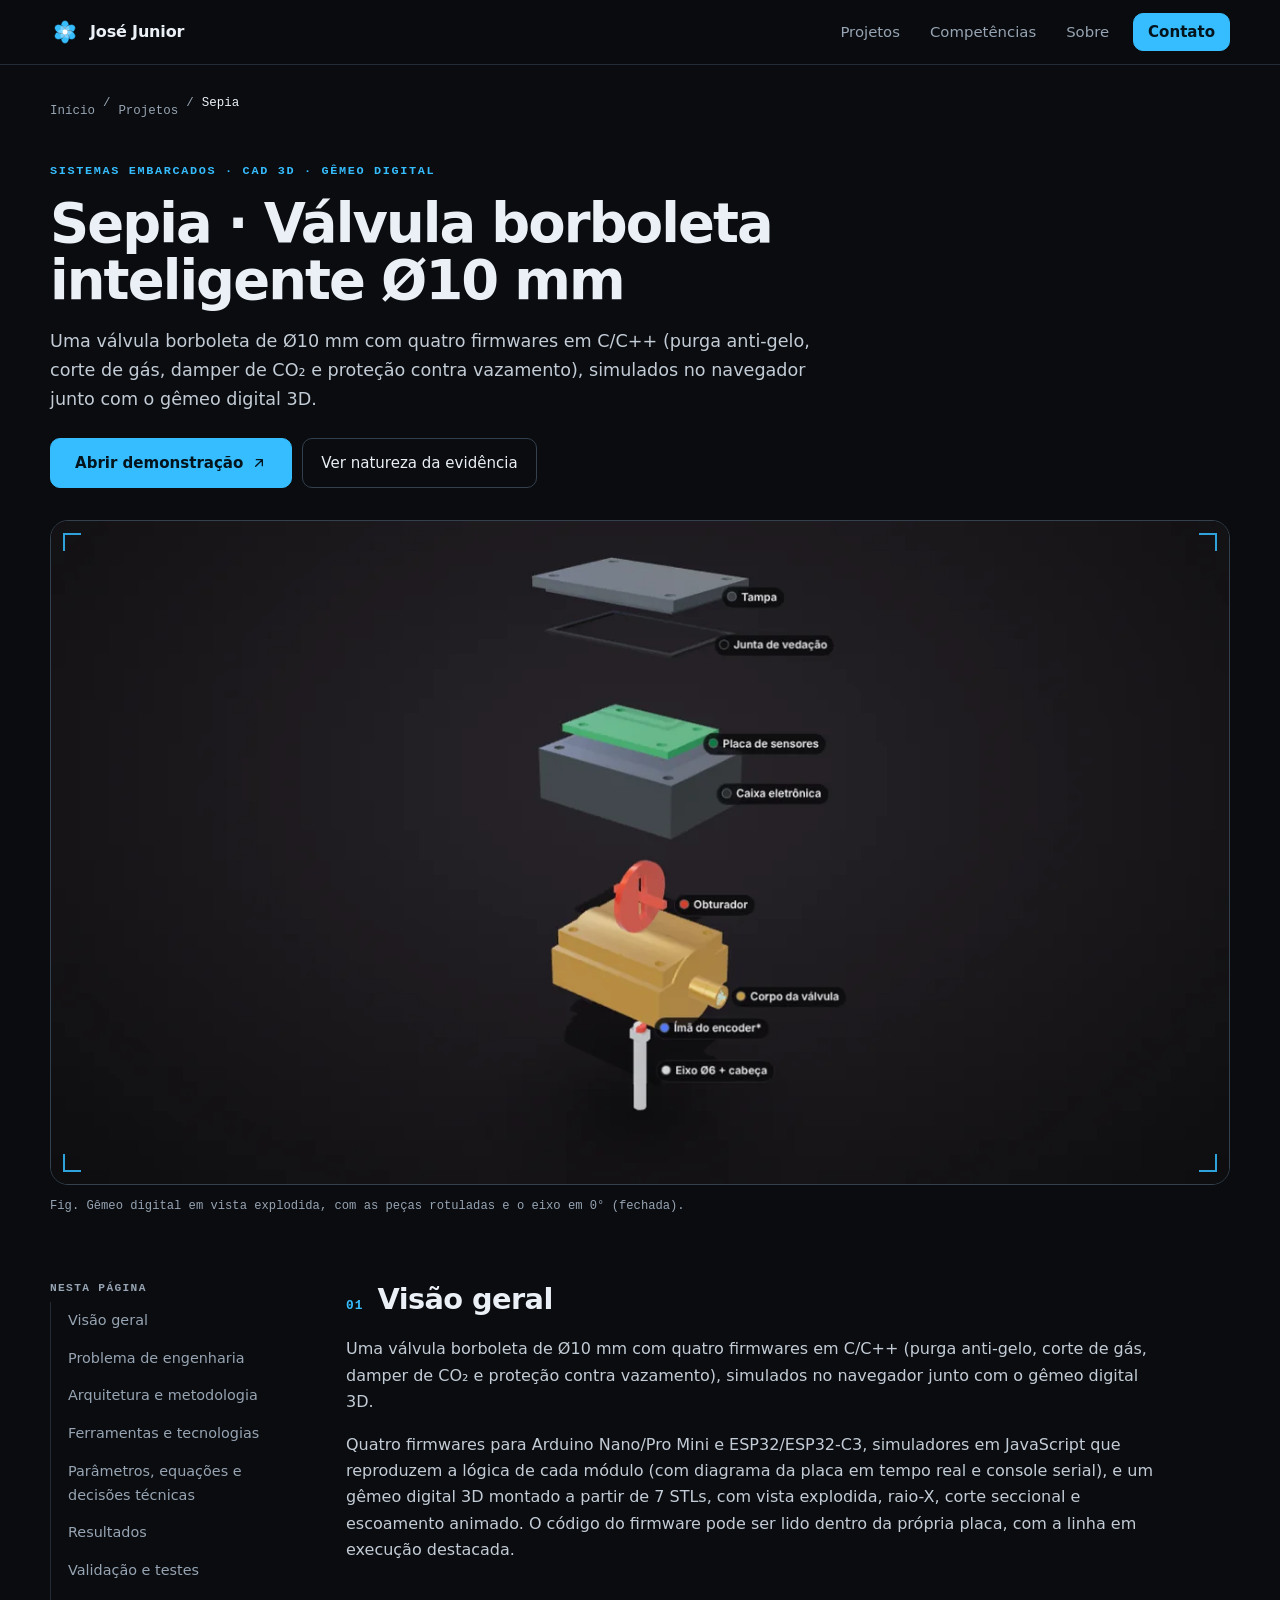
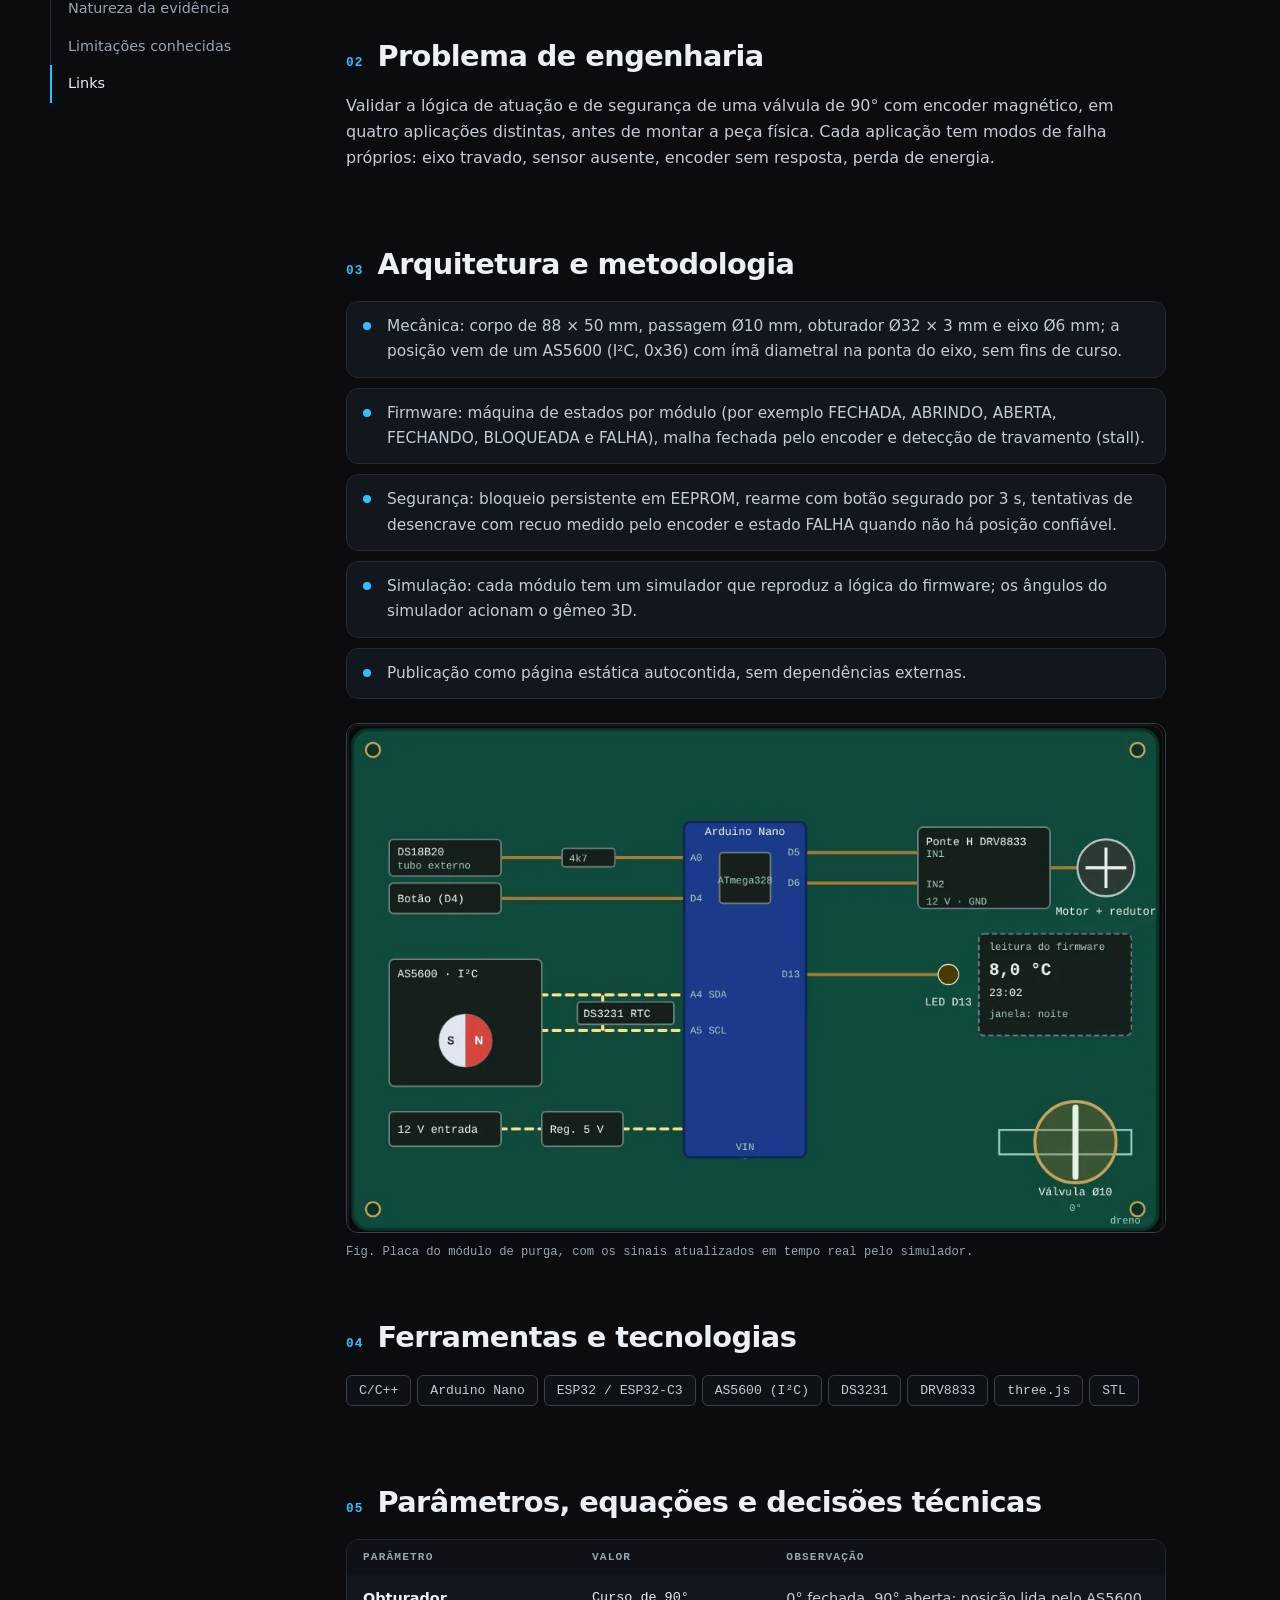
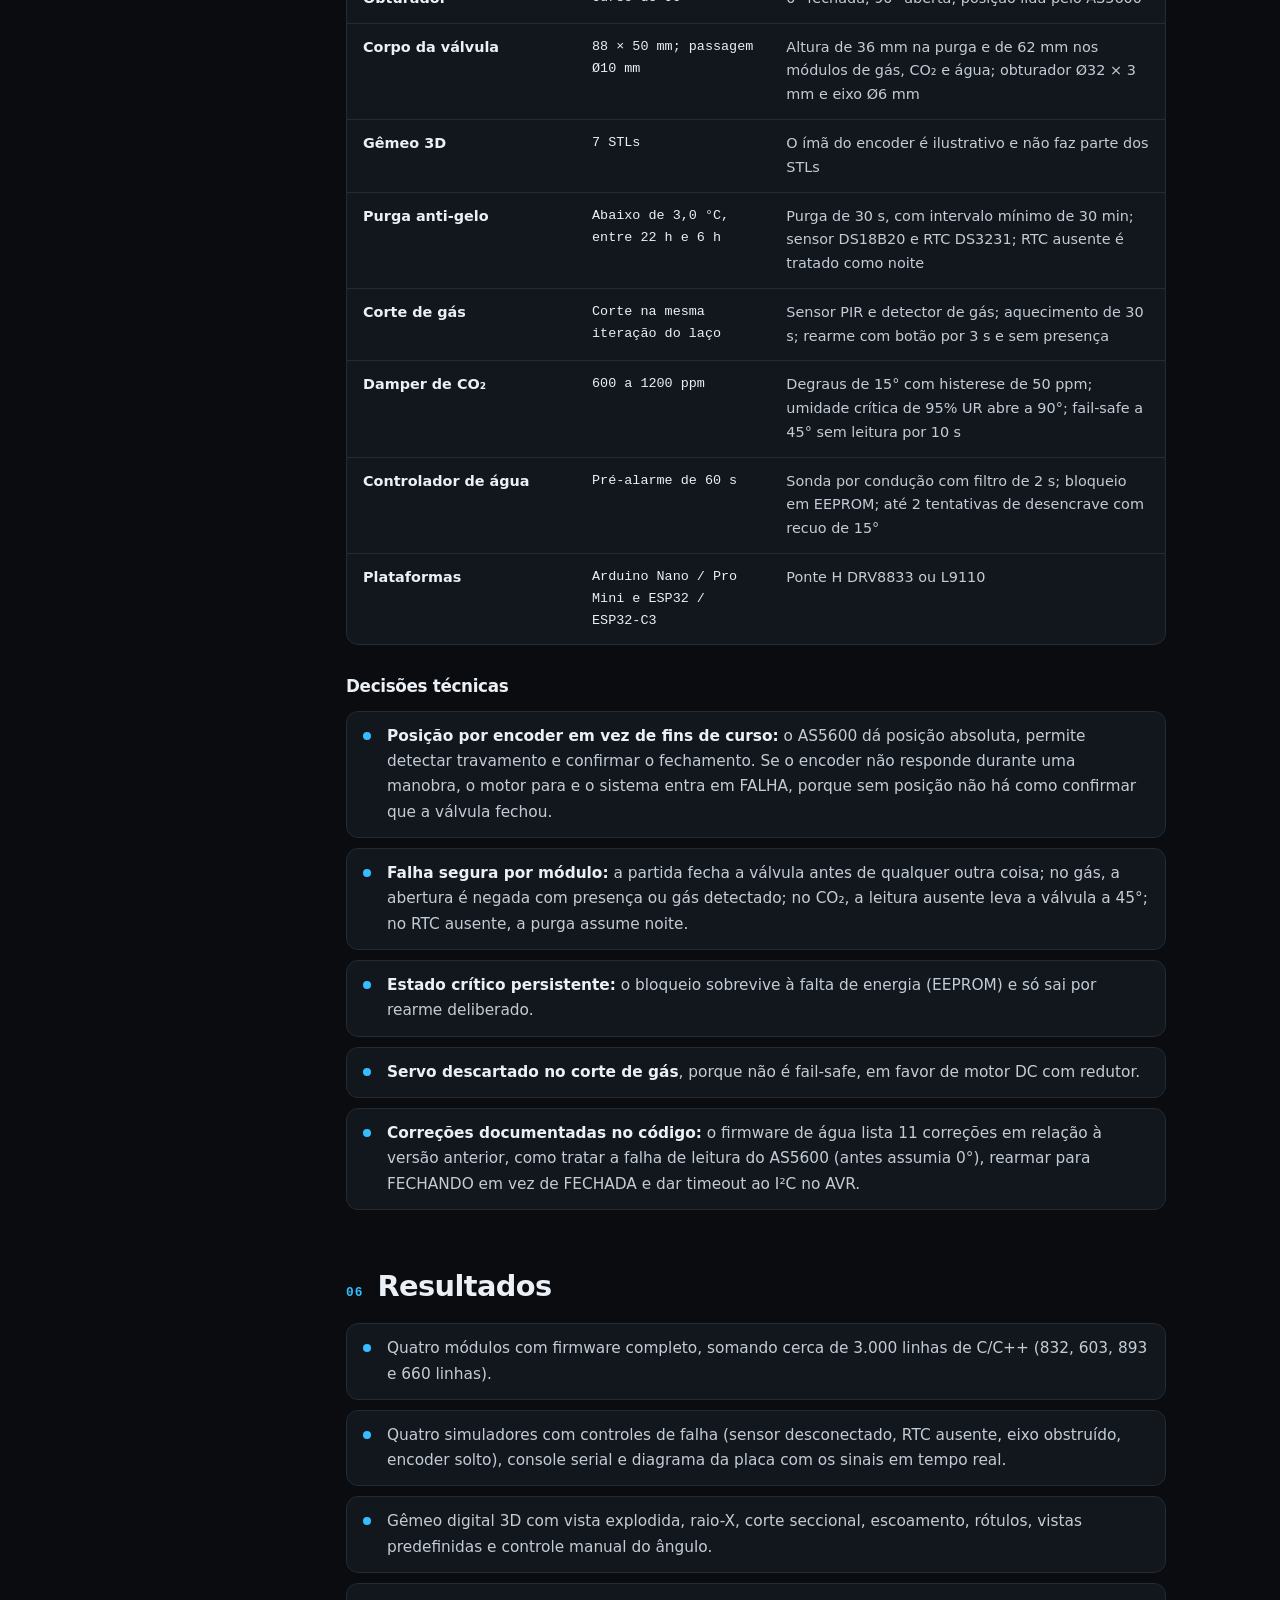
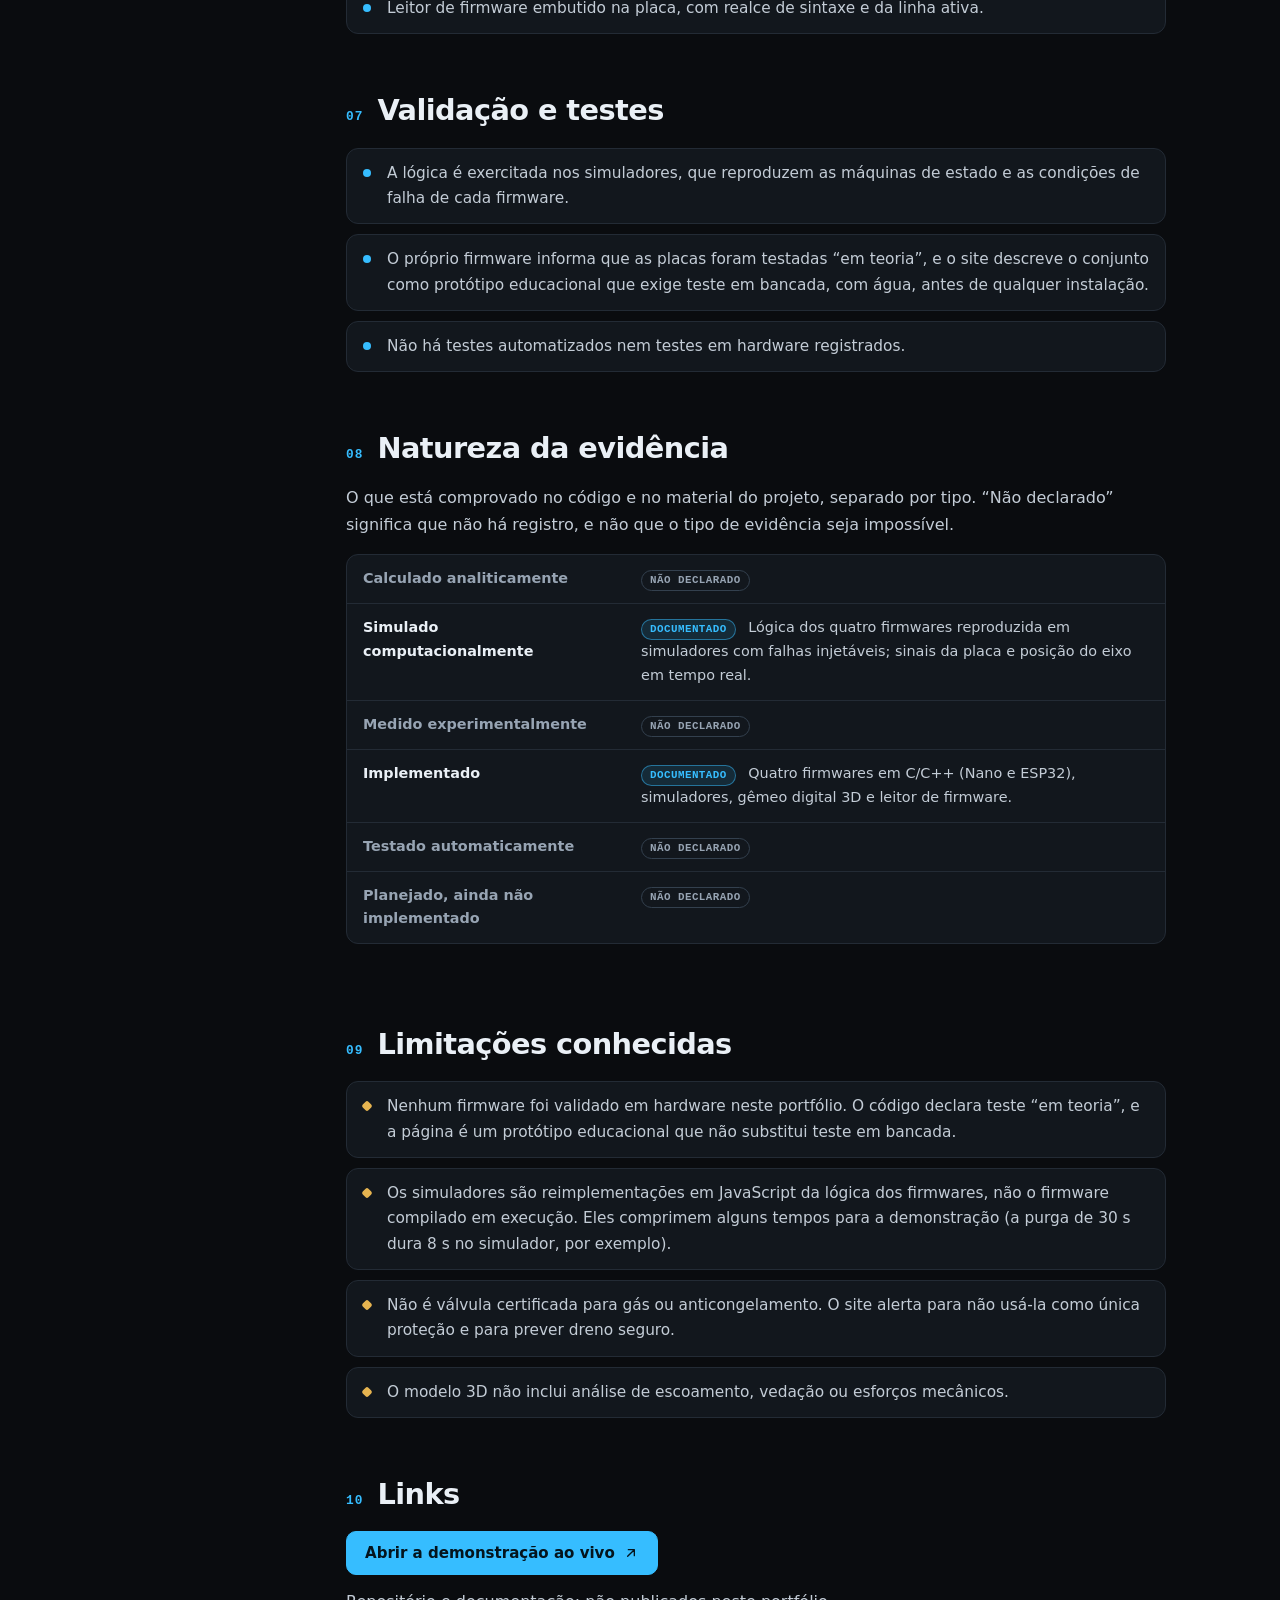
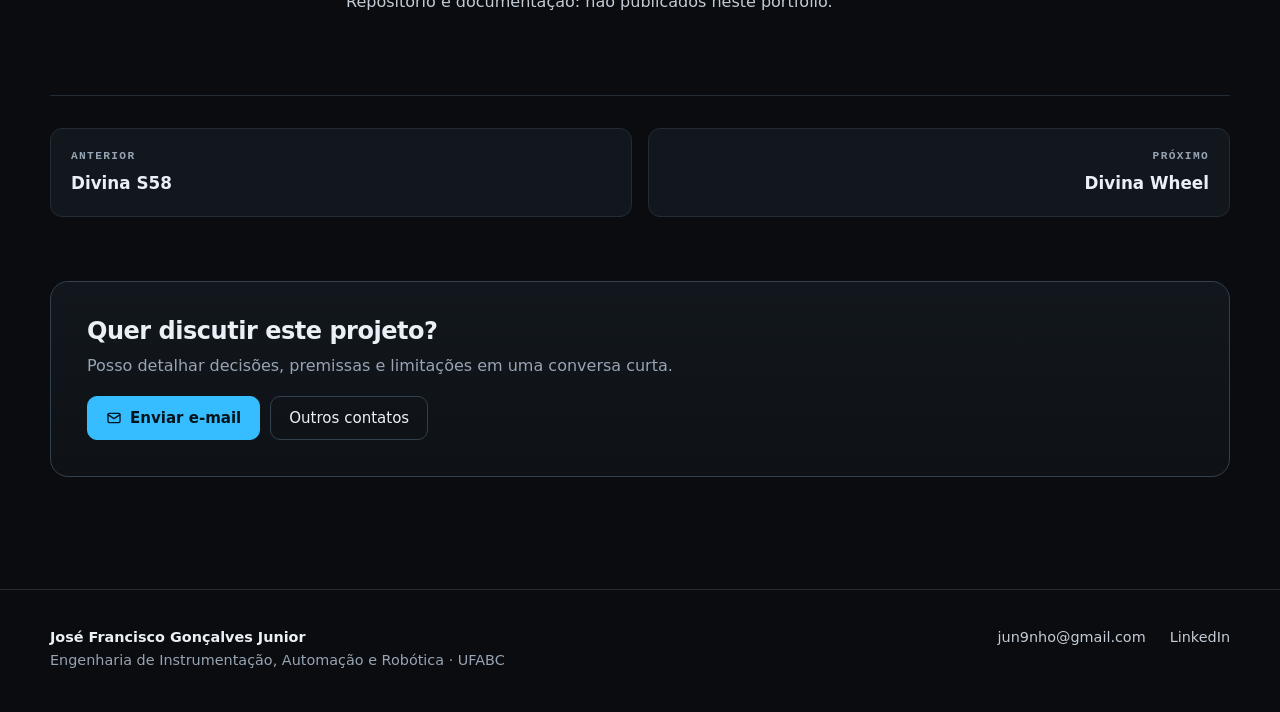
<file: projetos/sepia.html>
<!doctype html>
<html lang="pt-BR">
<head>
<meta charset="utf-8">
<meta name="viewport" content="width=device-width, initial-scale=1, viewport-fit=cover">
<title>Sepia · Válvula borboleta inteligente Ø10 mm · Estudo de caso · José Junior</title>
<meta name="description" content="Uma válvula borboleta de Ø10 mm com quatro firmwares em C/C++ (purga anti-gelo, corte de gás, damper de CO₂ e proteção contra vazamento), simulados no navegador junto com o gêmeo digital 3D. Estudo de caso com parâmetros, validação e limitações.">
<link rel="canonical" href="https://jjrportifolio.vercel.app/projetos/sepia">
<meta name="theme-color" content="#0a0c0f">
<meta property="og:type" content="website">
<meta property="og:locale" content="pt_BR">
<meta property="og:site_name" content="José Francisco Gonçalves Junior">
<meta property="og:title" content="Sepia · Válvula borboleta inteligente Ø10 mm · Estudo de caso · José Junior">
<meta property="og:description" content="Uma válvula borboleta de Ø10 mm com quatro firmwares em C/C++ (purga anti-gelo, corte de gás, damper de CO₂ e proteção contra vazamento), simulados no navegador junto com o gêmeo digital 3D. Estudo de caso com parâmetros, validação e limitações.">
<meta property="og:url" content="https://jjrportifolio.vercel.app/projetos/sepia">
<meta property="og:image" content="https://jjrportifolio.vercel.app/img/sepia.jpg">
<meta name="twitter:card" content="summary_large_image">
<link rel="icon" type="image/svg+xml" href="../favicon.svg">
<link rel="stylesheet" href="../css/styles.css">
<script>document.documentElement.classList.add('js')</script>
</head>
<body>
<a class="skip" href="#conteudo">Ir para o conteúdo</a>
<header class="top">
  <div class="wrap bar">
    <a class="brand" href="../" aria-label="José Junior, página inicial"><svg class="flor" viewBox="0 0 64 64" aria-hidden="true" focusable="false"><path class="pt" d="M32 33C23 29 20 17 27 9.5C29.5 7 34.5 7 37 9.5C44 17 41 29 32 33Z" transform="rotate(0 32 32)"/><path class="pt" d="M32 33C23 29 20 17 27 9.5C29.5 7 34.5 7 37 9.5C44 17 41 29 32 33Z" transform="rotate(60 32 32)"/><path class="pt" d="M32 33C23 29 20 17 27 9.5C29.5 7 34.5 7 37 9.5C44 17 41 29 32 33Z" transform="rotate(120 32 32)"/><path class="pt" d="M32 33C23 29 20 17 27 9.5C29.5 7 34.5 7 37 9.5C44 17 41 29 32 33Z" transform="rotate(180 32 32)"/><path class="pt" d="M32 33C23 29 20 17 27 9.5C29.5 7 34.5 7 37 9.5C44 17 41 29 32 33Z" transform="rotate(240 32 32)"/><path class="pt" d="M32 33C23 29 20 17 27 9.5C29.5 7 34.5 7 37 9.5C44 17 41 29 32 33Z" transform="rotate(300 32 32)"/><g class="in"><path class="pt" d="M32 33C23 29 20 17 27 9.5C29.5 7 34.5 7 37 9.5C44 17 41 29 32 33Z" transform="rotate(30 32 32) translate(32 32) scale(.6) translate(-32 -32)"/><path class="pt" d="M32 33C23 29 20 17 27 9.5C29.5 7 34.5 7 37 9.5C44 17 41 29 32 33Z" transform="rotate(90 32 32) translate(32 32) scale(.6) translate(-32 -32)"/><path class="pt" d="M32 33C23 29 20 17 27 9.5C29.5 7 34.5 7 37 9.5C44 17 41 29 32 33Z" transform="rotate(150 32 32) translate(32 32) scale(.6) translate(-32 -32)"/><path class="pt" d="M32 33C23 29 20 17 27 9.5C29.5 7 34.5 7 37 9.5C44 17 41 29 32 33Z" transform="rotate(210 32 32) translate(32 32) scale(.6) translate(-32 -32)"/><path class="pt" d="M32 33C23 29 20 17 27 9.5C29.5 7 34.5 7 37 9.5C44 17 41 29 32 33Z" transform="rotate(270 32 32) translate(32 32) scale(.6) translate(-32 -32)"/><path class="pt" d="M32 33C23 29 20 17 27 9.5C29.5 7 34.5 7 37 9.5C44 17 41 29 32 33Z" transform="rotate(330 32 32) translate(32 32) scale(.6) translate(-32 -32)"/></g><circle class="ct" cx="32" cy="32" r="5.2"/></svg><span>José Junior</span></a>
    <button class="menu-btn" type="button" aria-expanded="false" aria-controls="menu" aria-label="Abrir menu"><svg viewBox="0 0 24 24" fill="none" stroke="currentColor" stroke-width="2" stroke-linecap="round" aria-hidden="true"><path d="M4 7h16M4 12h16M4 17h16"/></svg></button>
    <nav id="menu" class="nav" aria-label="Principal">
      <a href="../#projetos">Projetos</a>
      <a href="../#competencias">Competências</a>
      <a href="../#sobre">Sobre</a>
      <a class="btn sm primary" href="../#contato">Contato</a>
    </nav>
  </div>
</header>
<main id="conteudo">
<div class="wrap">
  <nav class="crumbs mono" aria-label="Você está em"><a href="../">Início</a><span aria-hidden="true">/</span><a href="../#projetos">Projetos</a><span aria-hidden="true">/</span><span aria-current="page">Sepia</span></nav>
  <header class="phead">
    <p class="eyebrow mono">Sistemas embarcados · CAD 3D · Gêmeo digital</p>
    <h1>Sepia · Válvula borboleta inteligente Ø10 mm</h1>
    <p class="sub">Uma válvula borboleta de Ø10 mm com quatro firmwares em C/C++ (purga anti-gelo, corte de gás, damper de CO₂ e proteção contra vazamento), simulados no navegador junto com o gêmeo digital 3D.</p>
    <div class="actions"><a class="btn primary lg" href="https://teste5-phi.vercel.app/" target="_blank" rel="noopener noreferrer">Abrir demonstração <svg viewBox="0 0 24 24" fill="none" stroke="currentColor" stroke-width="2" stroke-linecap="round" stroke-linejoin="round" aria-hidden="true"><path d="M7 17 17 7M8 7h9v9"/></svg><span class="sr"> (abre em nova aba)</span></a><a class="btn" href="#evidencia">Ver natureza da evidência</a></div>
  </header>
  <figure class="stage solo">
    <a class="stage-link" href="https://teste5-phi.vercel.app/" target="_blank" rel="noopener noreferrer" aria-label="Abrir a demonstração ao vivo de Sepia em nova aba">
      <span class="tick tl" aria-hidden="true"></span><span class="tick tr" aria-hidden="true"></span><span class="tick bl" aria-hidden="true"></span><span class="tick br" aria-hidden="true"></span>
      <img src="../img/sepia-1280.webp" srcset="../img/sepia-640.webp 640w, ../img/sepia-1280.webp 1280w" sizes="(min-width: 1180px) 1180px, 100vw" width="1280" height="720" alt="Vista explodida da válvula Sepia no gêmeo digital: tampa, junta, placa de sensores verde, caixa eletrônica, ímã do encoder, obturador vermelho, corpo da válvula em latão e eixo Ø6, cada um com rótulo." fetchpriority="high" decoding="async">
    </a>
    <figcaption class="mono">Fig. Gêmeo digital em vista explodida, com as peças rotuladas e o eixo em 0° (fechada).</figcaption>
  </figure>
  <div class="layout">
    <aside class="toc" aria-label="Nesta página"><p class="mono lbl">Nesta página</p><ol><li><a href="#visao">Visão geral</a></li><li><a href="#problema">Problema de engenharia</a></li><li><a href="#metodologia">Arquitetura e metodologia</a></li><li><a href="#ferramentas">Ferramentas e tecnologias</a></li><li><a href="#parametros">Parâmetros, equações e decisões técnicas</a></li><li><a href="#resultados">Resultados</a></li><li><a href="#validacao">Validação e testes</a></li><li><a href="#evidencia">Natureza da evidência</a></li><li><a href="#limitacoes">Limitações conhecidas</a></li><li><a href="#links">Links</a></li></ol></aside>
    <div class="article">
      <section id="visao" class="asec" aria-labelledby="h-visao"><h2 id="h-visao">Visão geral</h2><p>Uma válvula borboleta de Ø10 mm com quatro firmwares em C/C++ (purga anti-gelo, corte de gás, damper de CO₂ e proteção contra vazamento), simulados no navegador junto com o gêmeo digital 3D.</p><p>Quatro firmwares para Arduino Nano/Pro Mini e ESP32/ESP32-C3, simuladores em JavaScript que reproduzem a lógica de cada módulo (com diagrama da placa em tempo real e console serial), e um gêmeo digital 3D montado a partir de 7 STLs, com vista explodida, raio-X, corte seccional e escoamento animado. O código do firmware pode ser lido dentro da própria placa, com a linha em execução destacada.</p></section>
      <section id="problema" class="asec" aria-labelledby="h-problema"><h2 id="h-problema">Problema de engenharia</h2><p>Validar a lógica de atuação e de segurança de uma válvula de 90° com encoder magnético, em quatro aplicações distintas, antes de montar a peça física. Cada aplicação tem modos de falha próprios: eixo travado, sensor ausente, encoder sem resposta, perda de energia.</p></section>
      <section id="metodologia" class="asec" aria-labelledby="h-metodologia"><h2 id="h-metodologia">Arquitetura e metodologia</h2><ul class="list"><li>Mecânica: corpo de 88 × 50 mm, passagem Ø10 mm, obturador Ø32 × 3 mm e eixo Ø6 mm; a posição vem de um AS5600 (I²C, 0x36) com ímã diametral na ponta do eixo, sem fins de curso.</li><li>Firmware: máquina de estados por módulo (por exemplo FECHADA, ABRINDO, ABERTA, FECHANDO, BLOQUEADA e FALHA), malha fechada pelo encoder e detecção de travamento (stall).</li><li>Segurança: bloqueio persistente em EEPROM, rearme com botão segurado por 3 s, tentativas de desencrave com recuo medido pelo encoder e estado FALHA quando não há posição confiável.</li><li>Simulação: cada módulo tem um simulador que reproduz a lógica do firmware; os ângulos do simulador acionam o gêmeo 3D.</li><li>Publicação como página estática autocontida, sem dependências externas.</li></ul><figure class="fig"><img src="../img/sepia-placa-1046.webp" srcset="../img/sepia-placa-640.webp 640w, ../img/sepia-placa-1046.webp 1046w" sizes="(min-width: 900px) 760px, 100vw" width="1046" height="650" alt="Diagrama da placa do módulo de purga anti-gelo: Arduino Nano ligado a DS18B20, botão, AS5600 e DS3231 por I²C, ponte H DRV8833 com motor e redutor, LED D13 e uma leitura do firmware." loading="lazy" decoding="async"><figcaption class="mono">Fig. Placa do módulo de purga, com os sinais atualizados em tempo real pelo simulador.</figcaption></figure></section>
      <section id="ferramentas" class="asec" aria-labelledby="h-ferramentas"><h2 id="h-ferramentas">Ferramentas e tecnologias</h2><ul class="tags big"><li>C/C++</li><li>Arduino Nano</li><li>ESP32 / ESP32-C3</li><li>AS5600 (I²C)</li><li>DS3231</li><li>DRV8833</li><li>three.js</li><li>STL</li></ul></section>
      <section id="parametros" class="asec" aria-labelledby="h-parametros"><h2 id="h-parametros">Parâmetros, equações e decisões técnicas</h2><div class="tbl-wrap" tabindex="0" role="region" aria-label="Tabela de parâmetros (role horizontalmente se necessário)"><table class="tbl"><caption class="sr">Parâmetros de projeto</caption><thead><tr><th scope="col">Parâmetro</th><th scope="col">Valor</th><th scope="col">Observação</th></tr></thead><tbody><tr><th scope="row">Obturador</th><td class="mono">Curso de 90°</td><td>0° fechada, 90° aberta; posição lida pelo AS5600</td></tr><tr><th scope="row">Corpo da válvula</th><td class="mono">88 × 50 mm; passagem Ø10 mm</td><td>Altura de 36 mm na purga e de 62 mm nos módulos de gás, CO₂ e água; obturador Ø32 × 3 mm e eixo Ø6 mm</td></tr><tr><th scope="row">Gêmeo 3D</th><td class="mono">7 STLs</td><td>O ímã do encoder é ilustrativo e não faz parte dos STLs</td></tr><tr><th scope="row">Purga anti-gelo</th><td class="mono">Abaixo de 3,0 °C, entre 22 h e 6 h</td><td>Purga de 30 s, com intervalo mínimo de 30 min; sensor DS18B20 e RTC DS3231; RTC ausente é tratado como noite</td></tr><tr><th scope="row">Corte de gás</th><td class="mono">Corte na mesma iteração do laço</td><td>Sensor PIR e detector de gás; aquecimento de 30 s; rearme com botão por 3 s e sem presença</td></tr><tr><th scope="row">Damper de CO₂</th><td class="mono">600 a 1200 ppm</td><td>Degraus de 15° com histerese de 50 ppm; umidade crítica de 95% UR abre a 90°; fail-safe a 45° sem leitura por 10 s</td></tr><tr><th scope="row">Controlador de água</th><td class="mono">Pré-alarme de 60 s</td><td>Sonda por condução com filtro de 2 s; bloqueio em EEPROM; até 2 tentativas de desencrave com recuo de 15°</td></tr><tr><th scope="row">Plataformas</th><td class="mono">Arduino Nano / Pro Mini e ESP32 / ESP32-C3</td><td>Ponte H DRV8833 ou L9110</td></tr></tbody></table></div><h3 class="sub3">Decisões técnicas</h3><ul class="list"><li><b>Posição por encoder em vez de fins de curso:</b> o AS5600 dá posição absoluta, permite detectar travamento e confirmar o fechamento. Se o encoder não responde durante uma manobra, o motor para e o sistema entra em FALHA, porque sem posição não há como confirmar que a válvula fechou.</li><li><b>Falha segura por módulo:</b> a partida fecha a válvula antes de qualquer outra coisa; no gás, a abertura é negada com presença ou gás detectado; no CO₂, a leitura ausente leva a válvula a 45°; no RTC ausente, a purga assume noite.</li><li><b>Estado crítico persistente:</b> o bloqueio sobrevive à falta de energia (EEPROM) e só sai por rearme deliberado.</li><li><b>Servo descartado no corte de gás</b>, porque não é fail-safe, em favor de motor DC com redutor.</li><li><b>Correções documentadas no código:</b> o firmware de água lista 11 correções em relação à versão anterior, como tratar a falha de leitura do AS5600 (antes assumia 0°), rearmar para FECHANDO em vez de FECHADA e dar timeout ao I²C no AVR.</li></ul></section>
      <section id="resultados" class="asec" aria-labelledby="h-resultados"><h2 id="h-resultados">Resultados</h2><ul class="list"><li>Quatro módulos com firmware completo, somando cerca de 3.000 linhas de C/C++ (832, 603, 893 e 660 linhas).</li><li>Quatro simuladores com controles de falha (sensor desconectado, RTC ausente, eixo obstruído, encoder solto), console serial e diagrama da placa com os sinais em tempo real.</li><li>Gêmeo digital 3D com vista explodida, raio-X, corte seccional, escoamento, rótulos, vistas predefinidas e controle manual do ângulo.</li><li>Leitor de firmware embutido na placa, com realce de sintaxe e da linha ativa.</li></ul></section>
      <section id="validacao" class="asec" aria-labelledby="h-validacao"><h2 id="h-validacao">Validação e testes</h2><ul class="list"><li>A lógica é exercitada nos simuladores, que reproduzem as máquinas de estado e as condições de falha de cada firmware.</li><li>O próprio firmware informa que as placas foram testadas “em teoria”, e o site descreve o conjunto como protótipo educacional que exige teste em bancada, com água, antes de qualquer instalação.</li><li>Não há testes automatizados nem testes em hardware registrados.</li></ul></section>
      <section id="evidencia" class="asec" aria-labelledby="h-evidencia"><h2 id="h-evidencia">Natureza da evidência</h2><p class="mut">O que está comprovado no código e no material do projeto, separado por tipo. “Não declarado” significa que não há registro, e não que o tipo de evidência seja impossível.</p><div class="tbl-wrap" tabindex="0" role="region" aria-label="Tabela da natureza da evidência"><table class="tbl ev"><caption class="sr">Natureza da evidência por tipo</caption><tbody><tr class="nd"><th scope="row">Calculado analiticamente</th><td><span class="chip">Não declarado</span></td></tr>
<tr><th scope="row">Simulado computacionalmente</th><td><span class="chip ok">Documentado</span> Lógica dos quatro firmwares reproduzida em simuladores com falhas injetáveis; sinais da placa e posição do eixo em tempo real.</td></tr>
<tr class="nd"><th scope="row">Medido experimentalmente</th><td><span class="chip">Não declarado</span></td></tr>
<tr><th scope="row">Implementado</th><td><span class="chip ok">Documentado</span> Quatro firmwares em C/C++ (Nano e ESP32), simuladores, gêmeo digital 3D e leitor de firmware.</td></tr>
<tr class="nd"><th scope="row">Testado automaticamente</th><td><span class="chip">Não declarado</span></td></tr>
<tr class="nd"><th scope="row">Planejado, ainda não implementado</th><td><span class="chip">Não declarado</span></td></tr></tbody></table></div></section>
      <section id="limitacoes" class="asec" aria-labelledby="h-limitacoes"><h2 id="h-limitacoes">Limitações conhecidas</h2><ul class="list warn"><li>Nenhum firmware foi validado em hardware neste portfólio. O código declara teste “em teoria”, e a página é um protótipo educacional que não substitui teste em bancada.</li><li>Os simuladores são reimplementações em JavaScript da lógica dos firmwares, não o firmware compilado em execução. Eles comprimem alguns tempos para a demonstração (a purga de 30 s dura 8 s no simulador, por exemplo).</li><li>Não é válvula certificada para gás ou anticongelamento. O site alerta para não usá-la como única proteção e para prever dreno seguro.</li><li>O modelo 3D não inclui análise de escoamento, vedação ou esforços mecânicos.</li></ul></section>
      <section id="links" class="asec" aria-labelledby="h-links"><h2 id="h-links">Links</h2><ul class="links-col"><li><a class="btn primary" href="https://teste5-phi.vercel.app/" target="_blank" rel="noopener noreferrer">Abrir a demonstração ao vivo <svg viewBox="0 0 24 24" fill="none" stroke="currentColor" stroke-width="2" stroke-linecap="round" stroke-linejoin="round" aria-hidden="true"><path d="M7 17 17 7M8 7h9v9"/></svg><span class="sr"> (abre em nova aba)</span></a></li></ul><p class="mut">Repositório e documentação: não publicados neste portfólio.</p></section>
    </div>
  </div>
  <nav class="pn" aria-label="Outros projetos">
    <a href="divina-s58"><span class="mono lbl">Anterior</span>Divina S58</a>
    <a class="r" href="divina-wheel"><span class="mono lbl">Próximo</span>Divina Wheel</a>
  </nav>
  <section class="cta-end" aria-labelledby="t-end"><h2 id="t-end">Quer discutir este projeto?</h2><p>Posso detalhar decisões, premissas e limitações em uma conversa curta.</p><div class="actions"><a class="btn primary" href="mailto:jun9nho@gmail.com?subject=Sobre%20o%20projeto%20Sepia"><svg viewBox="0 0 24 24" fill="none" stroke="currentColor" stroke-width="2" stroke-linecap="round" stroke-linejoin="round" aria-hidden="true"><rect x="3" y="5" width="18" height="14" rx="2"/><path d="m3 7 9 6 9-6"/></svg> Enviar e-mail</a><a class="btn" href="../#contato">Outros contatos</a></div></section>
</div>
</main>
<footer class="foot">
  <div class="wrap foot-in">
    <div><strong>José Francisco Gonçalves Junior</strong><br><span class="mut">Engenharia de Instrumentação, Automação e Robótica · UFABC</span></div>
    <ul class="foot-links">
      <li><a href="mailto:jun9nho@gmail.com">jun9nho@gmail.com</a></li>
      <li><a href="https://www.linkedin.com/in/jfgonjr" target="_blank" rel="noopener noreferrer">LinkedIn<span class="sr"> (abre em nova aba)</span></a></li>
    </ul>
  </div>
</footer>
<script src="../js/main.js" defer></script>
</body>
</html>
</file>
<file: css/styles.css>
/* ==========================================================================
   Portfólio de engenharia · José Junior
   Tokens → base → componentes → páginas → responsivo → movimento reduzido
   ========================================================================== */
:root {
  --bg: #0a0c0f;
  --bg-2: #0e1217;
  --surf: #12171d;
  --surf-2: #181f27;
  --line: #232b35;
  --line-2: #33404e;
  --txt: #eaf0f6;
  --txt-2: #c3ccd6;
  --mut: #97a4b3;
  --acc: #36bdff;          /* ciano técnico, usado com moderação */
  --acc-ink: #04141d;      /* texto sobre fundo de destaque */
  --acc-soft: rgba(54, 189, 255, .12);
  --warn: #e6b450;
  --r: 12px;
  --r-lg: 18px;
  --mono: ui-monospace, "SF Mono", "JetBrains Mono", "Cascadia Mono", Menlo, Consolas, monospace;
  --sans: Inter, "Segoe UI", system-ui, -apple-system, Roboto, "Helvetica Neue", Arial, sans-serif;
  --ease: cubic-bezier(.22, .6, .2, 1);
}
*, *::before, *::after { box-sizing: border-box; }
html { -webkit-text-size-adjust: 100%; text-size-adjust: 100%; scroll-behavior: smooth; scroll-padding-top: 76px; }
body {
  margin: 0; background: var(--bg); color: var(--txt); font: 16px/1.65 var(--sans);
  -webkit-font-smoothing: antialiased; overflow-x: clip; -webkit-tap-highlight-color: transparent;
}
img { max-width: 100%; height: auto; display: block; }
a { color: inherit; text-decoration: none; }
p { margin: 0 0 1em; }
h1, h2, h3, h4 { margin: 0; line-height: 1.15; letter-spacing: -.02em; text-wrap: balance; }
ul, ol { margin: 0; padding: 0; }
.mono { font-family: var(--mono); }
.mut { color: var(--mut); }
.acc { color: var(--acc); }
.sr { position: absolute; width: 1px; height: 1px; margin: -1px; padding: 0; overflow: hidden; clip: rect(0 0 0 0); white-space: nowrap; border: 0; }
.wrap { width: min(1180px, 100% - 40px); margin-inline: auto; }
:focus-visible { outline: 2px solid var(--acc); outline-offset: 3px; border-radius: 4px; }
.skip { position: absolute; left: 12px; top: -60px; z-index: 100; background: var(--acc); color: var(--acc-ink); padding: 10px 16px; border-radius: 8px; font-weight: 600; transition: top .2s; }
.skip:focus { top: 12px; }

/* ---------- Botões ---------- */
.btn {
  display: inline-flex; align-items: center; justify-content: center; gap: 8px; min-height: 44px; padding: 10px 18px;
  border: 1px solid var(--line-2); border-radius: 10px; background: transparent; color: var(--txt); font: 500 .94rem/1.2 var(--sans);
  cursor: pointer; transition: border-color .2s, background .2s, transform .15s, color .2s; touch-action: manipulation; text-align: center;
}
.btn svg { width: 16px; height: 16px; flex: none; }
.btn:hover { border-color: var(--acc); background: var(--acc-soft); }
.btn:active { transform: translateY(1px); }
.btn.primary { background: var(--acc); border-color: var(--acc); color: var(--acc-ink); font-weight: 650; }
.btn.primary:hover { background: #6ad0ff; border-color: #6ad0ff; }
.btn.lg { min-height: 50px; padding-inline: 24px; }
.btn.sm { min-height: 38px; padding: 6px 14px; }
.btn.disabled { opacity: .6; cursor: default; border-style: dashed; }
.btn.disabled:hover { border-color: var(--line-2); background: transparent; }
.actions { display: flex; flex-wrap: wrap; gap: 10px; }

/* ---------- Topo ---------- */
.top { position: sticky; top: 0; z-index: 50; background: rgba(10, 12, 15, .86); -webkit-backdrop-filter: blur(14px); backdrop-filter: blur(14px); border-bottom: 1px solid var(--line); padding-top: env(safe-area-inset-top); }
.bar { height: 64px; display: flex; align-items: center; justify-content: space-between; gap: 16px; }
.brand { display: inline-flex; align-items: center; gap: 10px; font-weight: 700; letter-spacing: -.01em; }
.flor { width: 30px; height: 30px; flex: none; overflow: visible; }
.flor .pt { fill: var(--acc); stroke: var(--bg); stroke-width: .9; stroke-linejoin: round; }
.flor .in .pt { fill: #fff; fill-opacity: .3; stroke: none; }
.flor .ct { fill: #fff; }
.nav { display: flex; align-items: center; gap: 2px; }
.nav > a:not(.btn) { padding: 10px 14px; border-radius: 8px; color: var(--mut); font-size: .93rem; transition: color .2s, background .2s; }
.nav > a:not(.btn):hover { color: var(--txt); background: var(--surf); }
.nav .btn { margin-left: 8px; }
.menu-btn { display: none; width: 44px; height: 44px; align-items: center; justify-content: center; background: transparent; border: 1px solid var(--line-2); border-radius: 10px; color: var(--txt); cursor: pointer; }
.menu-btn svg { width: 22px; height: 22px; }

/* ---------- Tipografia de seção ---------- */
.eyebrow { margin: 0 0 14px; font-size: .74rem; letter-spacing: .14em; text-transform: uppercase; color: var(--acc); font-weight: 600; }
.sec { padding: 88px 0 0; }
.sec h2 { font-size: clamp(1.7rem, 3.4vw, 2.4rem); margin-bottom: 12px; }
.lead { max-width: 720px; color: var(--mut); font-size: 1.05rem; margin-bottom: 36px; }
.lbl { display: block; font-size: .7rem; letter-spacing: .12em; text-transform: uppercase; color: var(--mut); margin-bottom: 4px; font-weight: 600; }

/* ---------- Hero ---------- */
.hero { padding-top: 64px; position: relative; }
.hero::before { /* grade técnica discreta */
  content: ""; position: absolute; inset: 0 0 auto; height: 560px; z-index: -1; pointer-events: none;
  background-image: linear-gradient(var(--line) 1px, transparent 1px), linear-gradient(90deg, var(--line) 1px, transparent 1px);
  background-size: 48px 48px; opacity: .35;
  -webkit-mask-image: radial-gradient(ellipse 70% 80% at 30% 0, #000 20%, transparent 75%); mask-image: radial-gradient(ellipse 70% 80% at 30% 0, #000 20%, transparent 75%);
}
.hero h1 { font-size: clamp(2.4rem, 6.2vw, 4.6rem); line-height: 1.02; letter-spacing: -.04em; font-weight: 750; }
.hero .sub { max-width: 640px; margin: 24px 0 14px; font-size: clamp(1.02rem, 1.6vw, 1.2rem); color: var(--txt-2); }
.hero .who { color: var(--mut); font-size: .95rem; margin-bottom: 28px; max-width: 640px; }
.hero .who strong { color: var(--txt); font-weight: 600; }
.stage { margin: 48px 0 0; }
.stage.solo { margin-top: 32px; }
.stage-link { position: relative; display: block; background: #000; border: 1px solid var(--line-2); border-radius: var(--r-lg); overflow: hidden; }
.stage-link img { width: 100%; transition: transform .8s var(--ease); }
.stage-link:hover img { transform: scale(1.015); }
.stage.solo .stage-link img { aspect-ratio: 16 / 9; object-fit: cover; }
.tick { position: absolute; width: 18px; height: 18px; z-index: 2; border: 0 solid var(--acc); opacity: .85; pointer-events: none; }
.tick.tl { left: 12px; top: 12px; border-left-width: 2px; border-top-width: 2px; }
.tick.tr { right: 12px; top: 12px; border-right-width: 2px; border-top-width: 2px; }
.tick.bl { left: 12px; bottom: 12px; border-left-width: 2px; border-bottom-width: 2px; }
.tick.br { right: 12px; bottom: 12px; border-right-width: 2px; border-bottom-width: 2px; }
.stage figcaption { display: flex; flex-wrap: wrap; justify-content: space-between; gap: 6px 16px; margin-top: 12px; color: var(--mut); font-size: .76rem; line-height: 1.5; }
.stage figcaption span { color: var(--acc); font-weight: 600; margin-right: 8px; }
.stage figcaption a { color: var(--txt); display: inline-flex; align-items: center; gap: 6px; }
.stage figcaption a svg { width: 13px; height: 13px; }
.stage figcaption a:hover { color: var(--acc); }
.facts { display: grid; grid-template-columns: repeat(4, 1fr); margin: 40px 0 0; border: 1px solid var(--line); border-radius: var(--r-lg); background: var(--surf); overflow: hidden; }
.fact { padding: 22px 22px 20px; border-right: 1px solid var(--line); }
.fact:last-child { border-right: 0; }
.fact dt { font-size: clamp(1.5rem, 2.8vw, 2.1rem); font-weight: 700; color: var(--acc); letter-spacing: -.03em; line-height: 1.1; }
.fact dd { margin: 8px 0 0; color: var(--mut); font-size: .84rem; line-height: 1.45; }

/* ---------- Cartões ---------- */
.grid2 { display: grid; grid-template-columns: repeat(2, minmax(0, 1fr)); gap: 20px; }
.grid3 { display: grid; grid-template-columns: repeat(3, minmax(0, 1fr)); gap: 16px; }
.card { background: var(--surf); border: 1px solid var(--line); border-radius: var(--r-lg); transition: border-color .25s, transform .25s var(--ease); }
.card:hover { border-color: var(--line-2); }
.proj { display: flex; flex-direction: column; overflow: hidden; }
.proj .media { position: relative; display: block; background: #000; aspect-ratio: 16 / 9; overflow: hidden; border-bottom: 1px solid var(--line); }
.proj .media img { width: 100%; height: 100%; object-fit: cover; transition: transform .7s var(--ease); }
.proj:hover .media img { transform: scale(1.03); }
.idx { position: absolute; left: 14px; top: 14px; padding: 5px 9px; border-radius: 6px; background: rgba(10, 12, 15, .78); border: 1px solid var(--line-2); font-size: .72rem; color: var(--txt-2); }
.proj .body { display: flex; flex-direction: column; gap: 0; padding: 24px 24px 26px; flex: 1; }
.kicker { margin: 0 0 10px; font-size: .72rem; letter-spacing: .1em; text-transform: uppercase; color: var(--acc); font-weight: 600; }
.proj h3 { font-size: 1.35rem; margin-bottom: 10px; }
.proj h3 a:hover { color: var(--acc); }
.res { color: var(--txt-2); margin-bottom: 16px; }
.main-result { padding: 12px 14px; border-left: 2px solid var(--acc); background: var(--bg-2); border-radius: 0 8px 8px 0; font-size: .9rem; color: var(--txt-2); margin-bottom: 16px; }
.main-result .lbl { color: var(--acc); }
.tags { list-style: none; display: flex; flex-wrap: wrap; gap: 6px; margin-bottom: 20px; }
.tags li { font: .74rem/1 var(--mono); padding: 6px 9px; border: 1px solid var(--line-2); border-radius: 6px; color: var(--txt-2); background: var(--bg-2); }
.tags.big li { font-size: .82rem; padding: 8px 12px; }
.proj .actions { margin-top: auto; }
.comp { padding: 24px; display: flex; flex-direction: column; }
.comp h3 { font-size: 1.08rem; margin-bottom: 14px; }
.comp ul { padding-left: 18px; color: var(--txt-2); font-size: .92rem; margin-bottom: 16px; }
.comp li { margin: 5px 0; }
.comp .note { font-size: .82rem; color: var(--warn); margin: -4px 0 14px; }
.comp .where { margin: auto 0 0; padding-top: 14px; border-top: 1px solid var(--line); display: flex; flex-wrap: wrap; gap: 6px 14px; align-items: center; }
.comp .where .lbl { width: 100%; margin: 0; }
.comp .where a { color: var(--acc); font-size: .9rem; font-weight: 550; }
.comp .where a:hover { text-decoration: underline; text-underline-offset: 3px; }
.steps { list-style: none; display: grid; grid-template-columns: repeat(4, 1fr); border: 1px solid var(--line); border-radius: var(--r-lg); background: var(--surf); overflow: hidden; }
.steps li { padding: 24px; border-right: 1px solid var(--line); }
.steps li:last-child { border-right: 0; }
.steps .n { color: var(--acc); font-weight: 700; font-size: .82rem; }
.steps h3 { margin: 12px 0 8px; font-size: 1.1rem; }
.steps p { margin: 0; color: var(--mut); font-size: .92rem; }
.about .card, .contact { padding: 26px; }
.about h3, .contact h3 { font-size: 1.15rem; margin-bottom: 10px; }
.about .strong { font-weight: 600; font-size: 1.05rem; margin-bottom: 4px; }
.contact { display: flex; flex-direction: column; }
.contact p { color: var(--mut); }
.contact .actions { margin-top: auto; padding-top: 8px; }
.links-row { list-style: none; display: flex; flex-wrap: wrap; gap: 10px; margin-top: 20px; }
.status { min-height: 1.4em; margin: 12px 0 0; font-size: .8rem; color: var(--acc); }

/* ---------- Páginas de projeto ---------- */
.crumbs { display: flex; flex-wrap: wrap; gap: 8px; padding: 28px 0 8px; font-size: .78rem; color: var(--mut); }
.crumbs a { padding: 8px 0; }
.crumbs a:hover { color: var(--acc); }
.crumbs [aria-current] { color: var(--txt); }
.phead { padding: 24px 0 0; }
.phead h1 { font-size: clamp(2rem, 5vw, 3.4rem); letter-spacing: -.035em; line-height: 1.05; max-width: 20ch; margin-bottom: 18px; font-weight: 740; }
.phead .sub { max-width: 760px; color: var(--txt-2); font-size: 1.1rem; margin-bottom: 24px; }
.layout { display: grid; grid-template-columns: 240px minmax(0, 1fr); gap: 56px; margin-top: 64px; align-items: start; }
.toc { position: sticky; top: 88px; font-size: .9rem; }
.toc ol { list-style: none; border-left: 1px solid var(--line); }
.toc li a { display: block; padding: 7px 0 7px 16px; margin-left: -1px; border-left: 2px solid transparent; color: var(--mut); transition: color .2s, border-color .2s; }
.toc li a:hover, .toc li a.on { color: var(--txt); border-left-color: var(--acc); }
.article { counter-reset: s; min-width: 0; max-width: 820px; }
.asec { padding: 0 0 56px; }
.asec h2 { counter-increment: s; display: flex; align-items: baseline; gap: 14px; font-size: clamp(1.4rem, 2.6vw, 1.8rem); margin-bottom: 20px; padding-top: 4px; }
.asec h2::before { content: counter(s, decimal-leading-zero); font: 600 .8rem/1 var(--mono); color: var(--acc); letter-spacing: .08em; }
.asec p { color: var(--txt-2); }
.asec .src { font-size: .9rem; }
.asec .src a { color: var(--acc); text-decoration: underline; text-underline-offset: 3px; }
.list { list-style: none; display: grid; gap: 10px; }
.list li { position: relative; padding: 12px 16px 12px 40px; background: var(--surf); border: 1px solid var(--line); border-radius: var(--r); color: var(--txt-2); font-size: .96rem; }
.list li::before { content: ""; position: absolute; left: 16px; top: 20px; width: 8px; height: 8px; border-radius: 50%; background: var(--acc); }
.list.warn li::before { background: var(--warn); border-radius: 2px; transform: rotate(45deg); }
.list b { color: var(--txt); font-weight: 600; }
.sub3 { font-size: 1.05rem; margin: 32px 0 14px; }
.tbl-wrap { overflow-x: auto; border: 1px solid var(--line); border-radius: var(--r); background: var(--surf); margin-bottom: 24px; }
.tbl { width: 100%; border-collapse: collapse; font-size: .9rem; min-width: 520px; }
.tbl th, .tbl td { padding: 12px 16px; text-align: left; vertical-align: top; border-bottom: 1px solid var(--line); }
.tbl tr:last-child > * { border-bottom: 0; }
.tbl thead th { font: 600 .7rem/1 var(--mono); letter-spacing: .1em; text-transform: uppercase; color: var(--mut); background: var(--bg-2); }
.tbl tbody th { font-weight: 600; color: var(--txt); width: 28%; }
.tbl td.mono { font-size: .84rem; color: var(--txt); }
.tbl td { color: var(--txt-2); }
.tbl.ev { min-width: 0; }
.tbl.ev tbody th { width: 34%; }
.tbl.ev .nd th, .tbl.ev .nd td { color: var(--mut); }
.chip { display: inline-block; margin-right: 8px; padding: 3px 8px; border-radius: 999px; border: 1px solid var(--line-2); font: 600 .68rem/1.2 var(--mono); letter-spacing: .04em; text-transform: uppercase; color: var(--mut); white-space: nowrap; }
.chip.ok { color: var(--acc); border-color: color-mix(in srgb, var(--acc) 50%, transparent); background: var(--acc-soft); }
.eq { margin: 0 0 20px; padding: 20px; background: var(--bg-2); border: 1px solid var(--line-2); border-radius: var(--r); }
.eq h3 { font-size: .8rem; font-family: var(--mono); letter-spacing: .1em; text-transform: uppercase; color: var(--mut); margin-bottom: 12px; }
.formula { margin: 0 0 14px; padding: 14px 16px; border-left: 2px solid var(--acc); background: var(--surf); border-radius: 0 8px 8px 0; font-size: clamp(.86rem, 2.2vw, 1.02rem); color: var(--txt) !important; overflow-x: auto; white-space: nowrap; }
.eq dl { display: grid; gap: 6px; margin: 0 0 12px; }
.eq dl div { display: grid; grid-template-columns: 90px 1fr; gap: 12px; font-size: .88rem; }
.eq dt { color: var(--acc); }
.eq dd { margin: 0; color: var(--txt-2); }
.eq p:last-child { margin: 0; font-size: .86rem; }
.fig { margin: 24px 0 0; }
.fig img { border: 1px solid var(--line-2); border-radius: var(--r); background: #000; width: 100%; }
.fig figcaption { margin-top: 10px; color: var(--mut); font-size: .76rem; line-height: 1.5; }
.links-col { list-style: none; margin-bottom: 14px; }
.pn { display: grid; grid-template-columns: 1fr 1fr; gap: 16px; margin-top: 8px; padding-top: 32px; border-top: 1px solid var(--line); }
.pn a { padding: 18px 20px; border: 1px solid var(--line); border-radius: var(--r); background: var(--surf); font-weight: 600; font-size: 1.05rem; transition: border-color .2s; }
.pn a:hover { border-color: var(--acc); }
.pn .r { text-align: right; }
.cta-end { margin: 64px 0 0; padding: 36px; border: 1px solid var(--line-2); border-radius: var(--r-lg); background: linear-gradient(180deg, var(--surf), var(--bg-2)); }
.cta-end h2 { font-size: 1.5rem; margin-bottom: 8px; }
.cta-end p { color: var(--mut); }
.nf { padding: 120px 0 80px; }
.nf h1 { font-size: clamp(2rem, 5vw, 3rem); margin-bottom: 12px; }
.nf .sub { color: var(--mut); margin-bottom: 24px; }

/* ---------- Rodapé ---------- */
.foot { margin-top: 112px; border-top: 1px solid var(--line); padding: 36px 0 calc(40px + env(safe-area-inset-bottom)); font-size: .9rem; }
.foot-in { display: flex; justify-content: space-between; flex-wrap: wrap; gap: 20px; }
.foot-links { list-style: none; display: flex; flex-wrap: wrap; gap: 8px 24px; }
.foot-links a { color: var(--txt-2); }
.foot-links a:hover { color: var(--acc); }

/* ---------- Entrada suave (aplicada só com JS) ---------- */
.js .rv { opacity: 0; transform: translateY(14px); transition: opacity .6s ease, transform .6s var(--ease); }
.js .rv.on { opacity: 1; transform: none; }

/* ---------- Responsivo ---------- */
@media (max-width: 1020px) {
  .layout { grid-template-columns: 1fr; gap: 28px; margin-top: 44px; }
  .toc { position: static; }
  .toc ol { display: flex; flex-wrap: wrap; gap: 6px; border: 0; }
  .toc li a { padding: 8px 12px; margin: 0; border: 1px solid var(--line-2); border-radius: 999px; font-size: .82rem; }
  .toc li a:hover, .toc li a.on { border-color: var(--acc); }
  .grid3 { grid-template-columns: repeat(2, minmax(0, 1fr)); }
  .steps { grid-template-columns: repeat(2, 1fr); }
  .steps li:nth-child(2) { border-right: 0; }
  .steps li:nth-child(-n+2) { border-bottom: 1px solid var(--line); }
}
@media (max-width: 860px) {
  .grid2 { grid-template-columns: 1fr; }
  .facts { grid-template-columns: repeat(2, 1fr); }
  .fact:nth-child(2) { border-right: 0; }
  .fact:nth-child(-n+2) { border-bottom: 1px solid var(--line); }
}
@media (max-width: 760px) {
  .wrap { width: calc(100% - 32px - env(safe-area-inset-left) - env(safe-area-inset-right)); }
  .js .menu-btn { display: inline-flex; }
  .js .nav { display: none; position: absolute; left: 0; right: 0; top: 100%; flex-direction: column; align-items: stretch; gap: 4px; padding: 12px 16px calc(16px + env(safe-area-inset-bottom)); background: var(--bg); border-bottom: 1px solid var(--line); max-height: calc(100dvh - 64px); overflow-y: auto; }
  .js .nav.open { display: flex; }
  .js .nav > a { padding: 14px 12px; min-height: 48px; font-size: 1rem; }
  .js .nav .btn { margin: 8px 0 0; }
  .nav { flex-wrap: wrap; justify-content: flex-end; }  /* sem JS, os links continuam acessíveis */
  .bar { height: auto; min-height: 64px; flex-wrap: wrap; padding-block: 6px; }
  .sec { padding-top: 64px; }
  .hero { padding-top: 40px; }
  .hero .actions .btn { flex: 1 1 100%; min-height: 50px; }
  .grid3 { grid-template-columns: 1fr; }
  .steps { grid-template-columns: 1fr; }
  .steps li { border-right: 0; border-bottom: 1px solid var(--line); }
  .steps li:last-child { border-bottom: 0; }
  .proj .body { padding: 20px; }
  .proj .actions .btn, .contact .actions .btn, .cta-end .actions .btn, .phead .actions .btn { flex: 1 1 100%; }
  .links-row .btn { width: 100%; }
  .links-row li { flex: 1 1 100%; }
  .pn { grid-template-columns: 1fr; }
  .pn .r { text-align: left; }
  .eq dl div { grid-template-columns: 1fr; gap: 0; }
  .cta-end { padding: 24px; }
  .stage figcaption { flex-direction: column; }
  .tick { width: 12px; height: 12px; }
}
@media (max-width: 420px) {
  .facts { grid-template-columns: 1fr; }
  .fact { border-right: 0; border-bottom: 1px solid var(--line); }
  .fact:last-child { border-bottom: 0; }
}

/* ---------- Movimento reduzido ---------- */
@media (prefers-reduced-motion: reduce) {
  html { scroll-behavior: auto; }
  *, *::before, *::after { transition-duration: .001ms !important; animation-duration: .001ms !important; }
  .js .rv { opacity: 1; transform: none; }
}
@media (hover: none) { .btn:hover { background: transparent; border-color: var(--line-2); } .btn.primary:hover { background: var(--acc); border-color: var(--acc); } .stage-link:hover img, .proj:hover .media img { transform: none; } }
</file>
